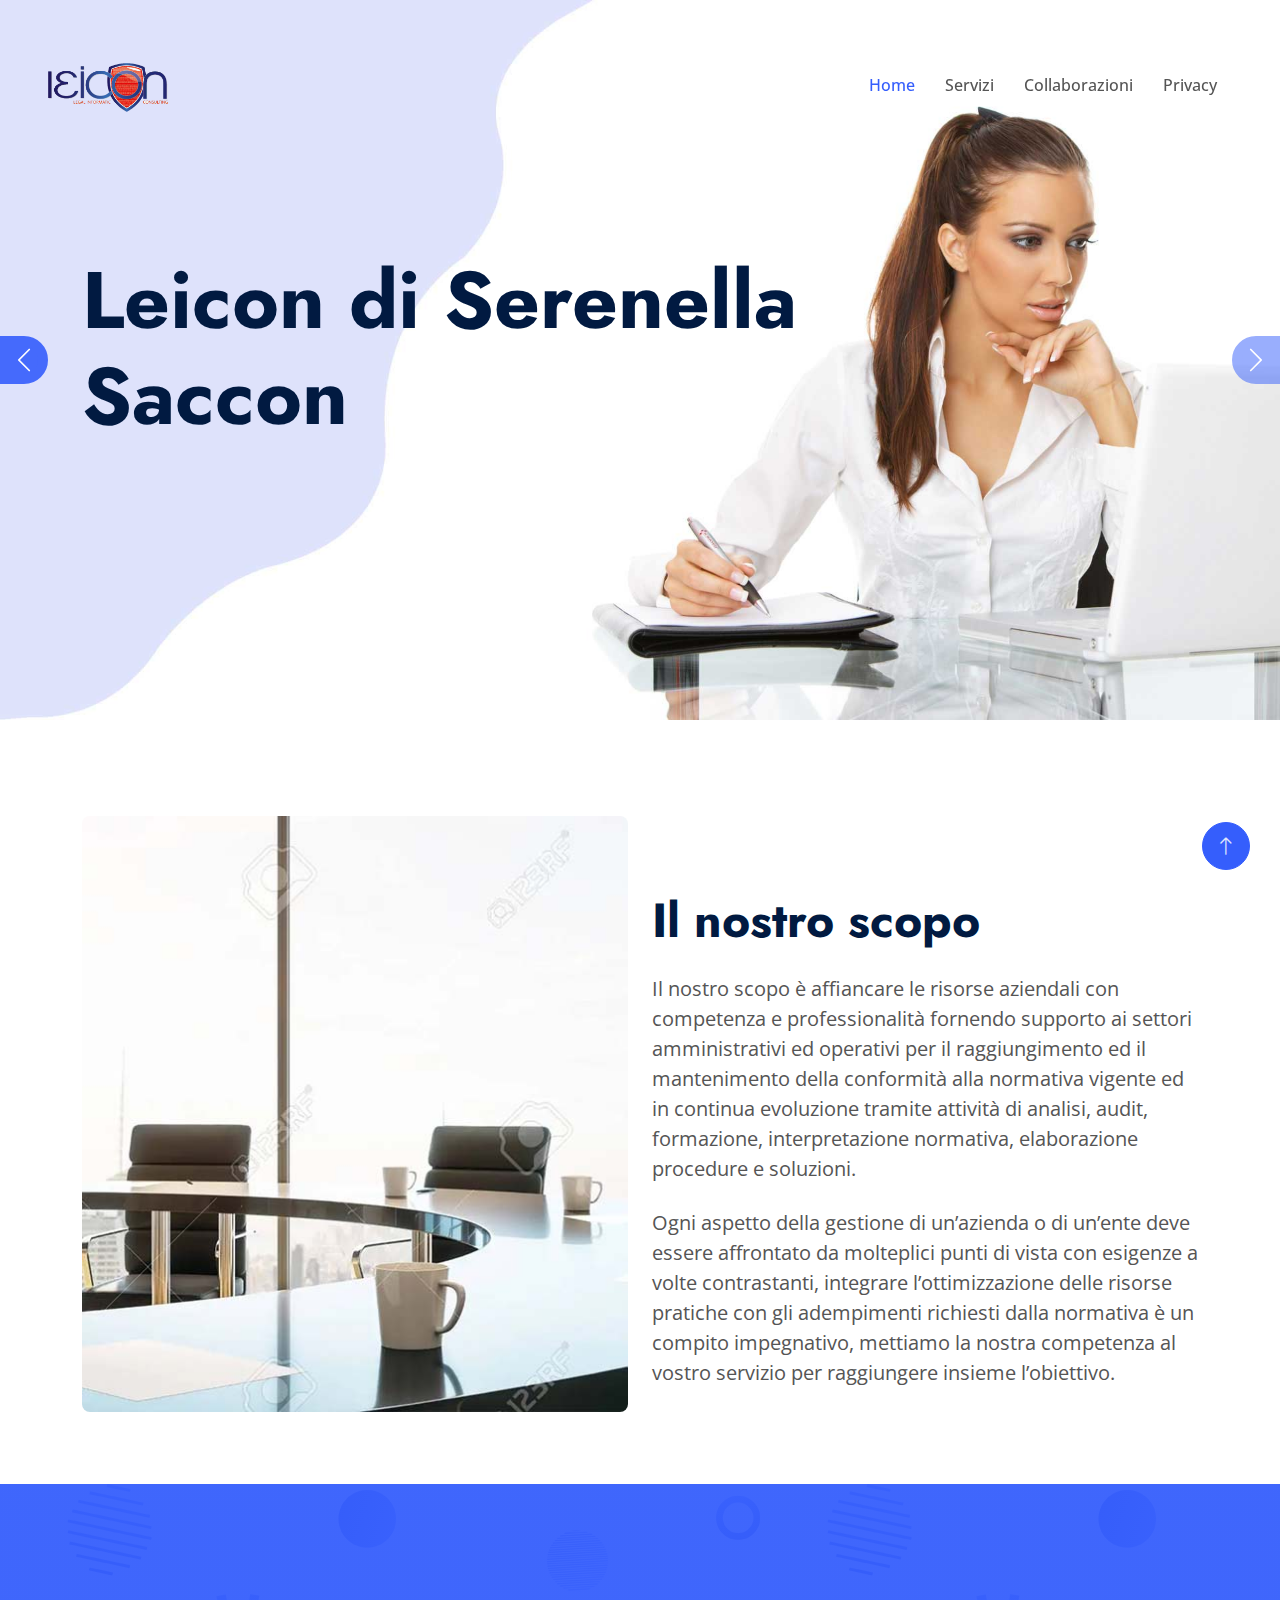
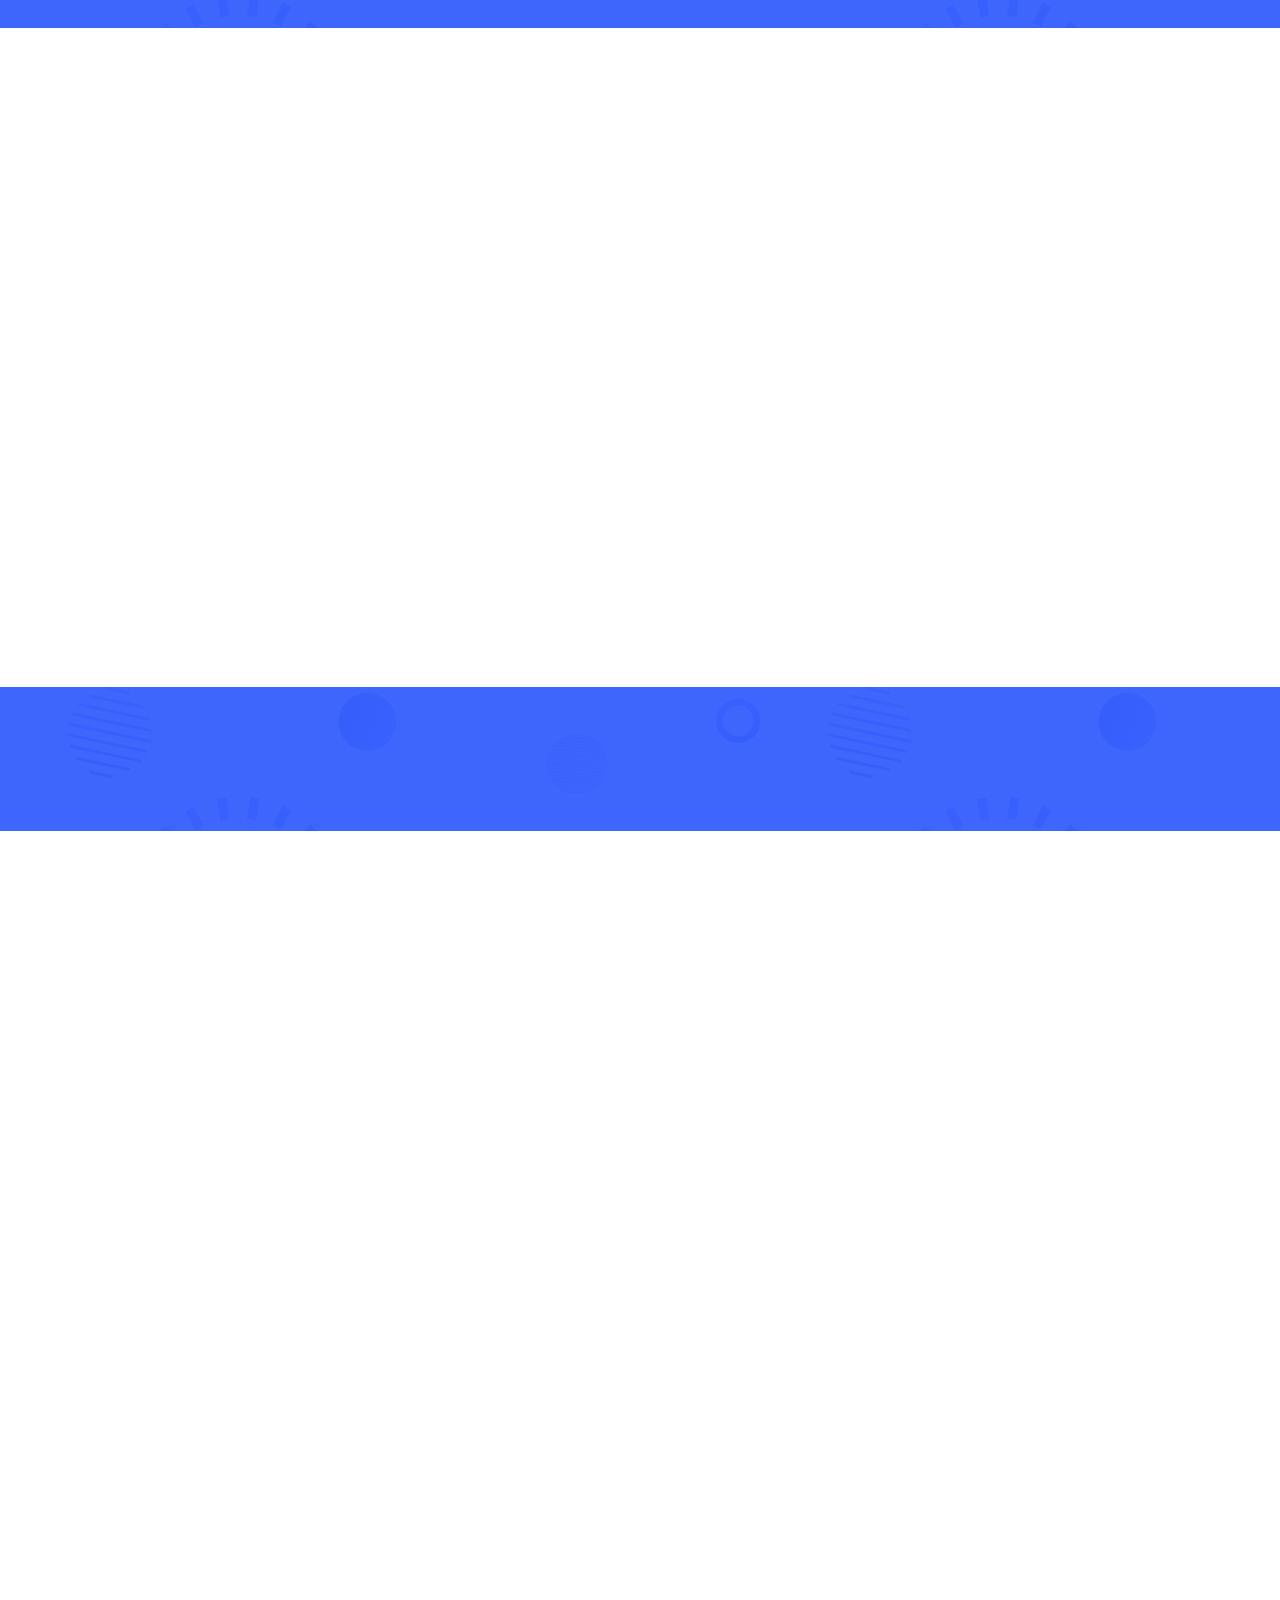
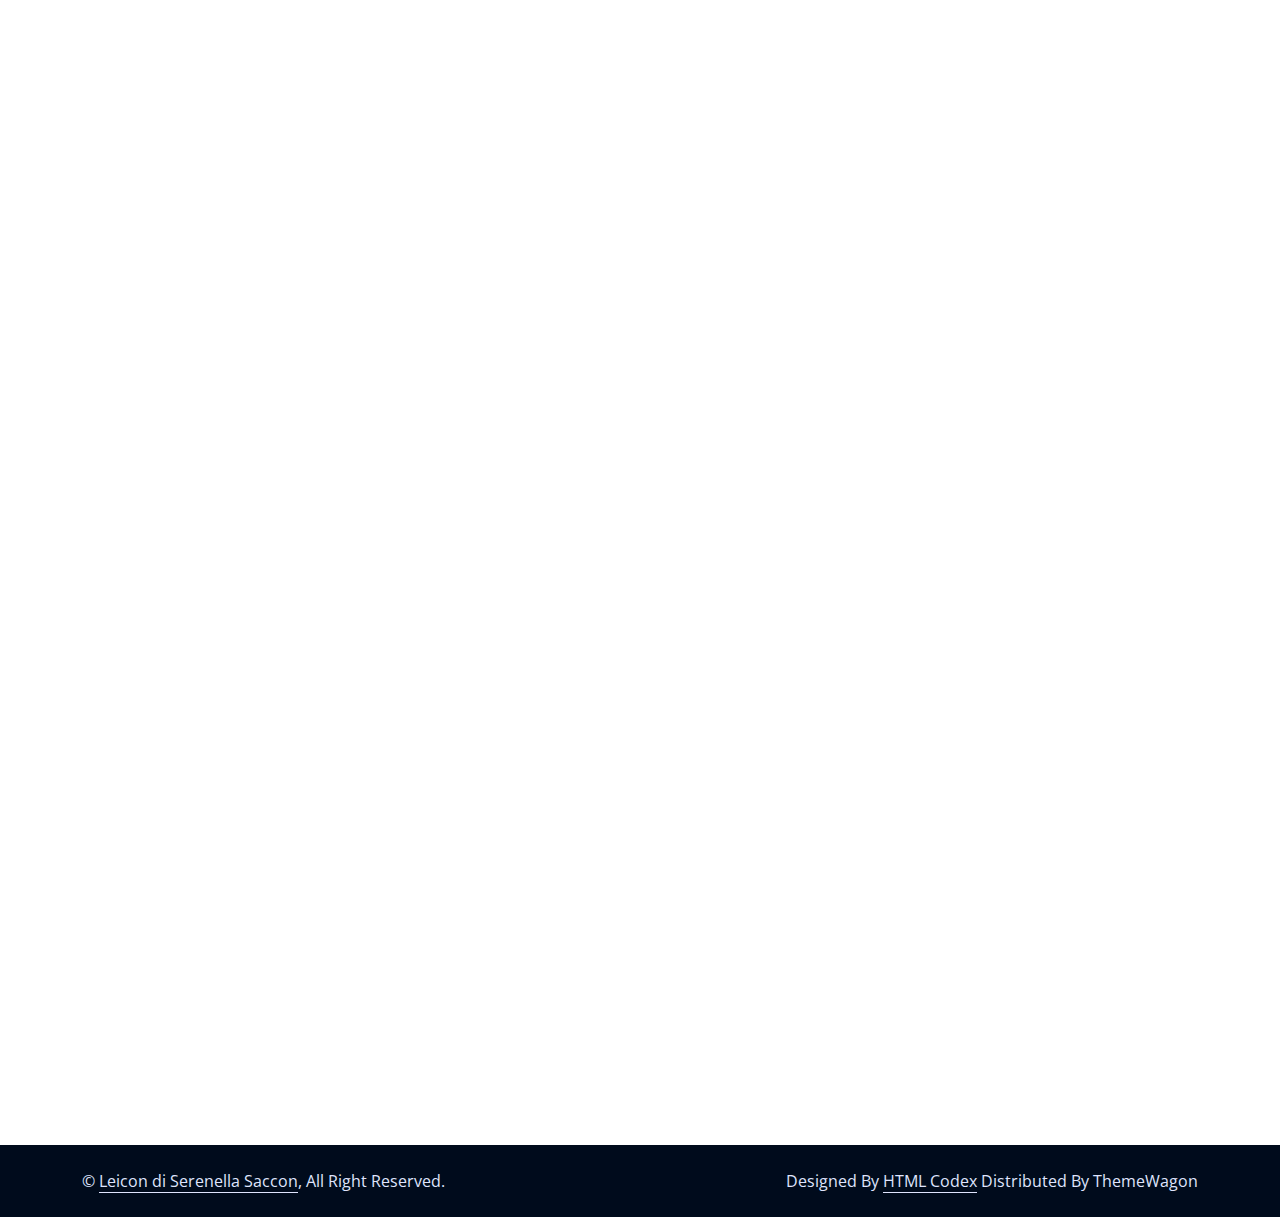
<file: index.html>
<!DOCTYPE html>
<html lang="en">

<head>
    <meta charset="utf-8">
    <title>Finanza - Financial Services Website Template</title>
    <meta content="width=device-width, initial-scale=1.0" name="viewport">
    <meta content="" name="keywords">
    <meta content="" name="description">

    <!-- Favicon -->
    <link href="img/favicon.ico" rel="icon">

    <!-- Google Web Fonts -->
    <link rel="preconnect" href="https://fonts.googleapis.com">
    <link rel="preconnect" href="https://fonts.gstatic.com" crossorigin>
    <link
        href="https://fonts.googleapis.com/css2?family=Jost:wght@500;600;700&family=Open+Sans:wght@400;500&display=swap"
        rel="stylesheet">

    <!-- Icon Font Stylesheet -->
    <link href="https://cdnjs.cloudflare.com/ajax/libs/font-awesome/5.10.0/css/all.min.css" rel="stylesheet">
    <link href="https://cdn.jsdelivr.net/npm/bootstrap-icons@1.4.1/font/bootstrap-icons.css" rel="stylesheet">

    <!-- Libraries Stylesheet -->
    <link href="lib/animate/animate.min.css" rel="stylesheet">
    <link href="lib/owlcarousel/assets/owl.carousel.min.css" rel="stylesheet">

    <!-- Customized Bootstrap Stylesheet -->
    <link href="css/bootstrap.min.css" rel="stylesheet">

    <!-- Template Stylesheet -->
    <link href="css/style.css" rel="stylesheet">
</head>

<body>
    <!-- Spinner Start -->
    <div id="spinner"
        class="show bg-white position-fixed translate-middle w-100 vh-100 top-50 start-50 d-flex align-items-center justify-content-center">
        <div class="spinner-border text-primary" role="status" style="width: 3rem; height: 3rem;"></div>
    </div>
    <!-- Spinner End -->

    <!-- Navbar Start -->
    <header>
        <div class="container-fluid fixed-top px-0 wow fadeIn mt-4 pt-4" data-wow-delay="0.1s">
            <nav class="navbar navbar-expand-lg navbar-light py-lg-0 px-lg-5 wow fadeIn" data-wow-delay="0.1s">
                <a href="index.html" class="navbar-brand ms-4 ms-lg-0">
                    <h1 class="display-5 text-primary m-0">
                        <h1 class="text-primary m-0"><img class="me-2" src="./img/logo_leicon_nav.png" width="120">
                        </h1>
                    </h1>
                </a>
                <button type="button" class="navbar-toggler me-4" data-bs-toggle="collapse"
                    data-bs-target="#navbarCollapse">
                    <span class="navbar-toggler-icon"></span>
                </button>
                <div class="collapse navbar-collapse" id="navbarCollapse">
                    <div class="navbar-nav ms-auto p-4 p-lg-0">
                        <a href="index.html" class="nav-item nav-link active">Home</a>
                        <a href="service.html" class="nav-item nav-link">Servizi</a>
                        <a href="collaborazioni.html" class="nav-item nav-link">Collaborazioni</a>
                        <a href="privacy.html" class="nav-item nav-link">Privacy</a>
                    </div>
                </div>
            </nav>
        </div>
    </header>
    <!-- Navbar End -->


    <main>
        <!-- Carousel Start -->
        <div class="container-fluid p-0 mb-5 wow fadeIn" data-wow-delay="0.1s">
            <div id="header-carousel" class="carousel slide carousel-fade" data-bs-ride="carousel">
                <div class="carousel-inner">
                    <div class="carousel-item active">
                        <img class="w-100" src="img/carousel-1.jpg" alt="Image">
                        <div class="carousel-caption">
                            <div class="container">
                                <div class="row justify-content-start">
                                    <div class="col-lg-8">
                                        <h1 class="display-1 mb-4 animated slideInDown">Leicon di Serenella Saccon
                                        </h1>
                                    </div>
                                </div>
                            </div>
                        </div>
                    </div>
                    <div class="carousel-item">
                        <img class="w-100" src="img/carousel-2.jpg" alt="Image">
                        <div class="carousel-caption">
                            <div class="container">
                                <div class="row justify-content-start">
                                    <div class="col-lg-7">
                                        <h1 class="display-1 mb-4 animated slideInDown">I nostri Servizi
                                        </h1>
                                        <a href="" class="btn btn-primary py-3 px-5 animated slideInDown">Scopri di più</a>
                                    </div>
                                </div>
                            </div>
                        </div>
                    </div>
                </div>
                <button class="carousel-control-prev" type="button" data-bs-target="#header-carousel"
                    data-bs-slide="prev">
                    <span class="carousel-control-prev-icon" aria-hidden="true"></span>
                    <span class="visually-hidden">Previous</span>
                </button>
                <button class="carousel-control-next" type="button" data-bs-target="#header-carousel"
                    data-bs-slide="next">
                    <span class="carousel-control-next-icon" aria-hidden="true"></span>
                    <span class="visually-hidden">Next</span>
                </button>
            </div>
        </div>
        <!-- Carousel End -->
        <!-- About Start -->
        <div class="container-xxl py-5">
            <div class="container">
                <div class="row g-4 align-items-end mb-4">
                    <div class="col-lg-6 wow fadeInUp" data-wow-delay="0.1s">
                        <img class="img-fluid rounded" src="img/about.jpg">
                    </div>
                    <div class="col-lg-6 wow fadeInUp" data-wow-delay="0.3s">
                        <h1 class="display-5 mb-4">Il nostro scopo</h1>
                        <p class="mb-4 fs-5">Il nostro scopo è affiancare le risorse aziendali con competenza e
                            professionalità fornendo supporto ai settori amministrativi ed operativi per il
                            raggiungimento ed il mantenimento della conformità alla normativa vigente ed in continua
                            evoluzione tramite attività di analisi, audit, formazione, interpretazione normativa,
                            elaborazione procedure e soluzioni.
                        </p>
                        <p class="mb-4 fs-5">Ogni aspetto della gestione di un’azienda o di un’ente deve essere
                            affrontato da
                            molteplici punti di vista con esigenze a volte contrastanti, integrare l’ottimizzazione
                            delle risorse pratiche con gli adempimenti richiesti dalla normativa è un compito
                            impegnativo, mettiamo la nostra competenza al vostro servizio per raggiungere insieme
                            l’obiettivo.
                        </p>
                    </div>
                </div>
            </div>
        </div>
        <!-- About End -->

        <div class="container-fluid facts py-3">
            <div class="container py-5">
                <div class="row g-5">
                    <div class="col-sm-6 col-lg-3 text-center wow fadeIn" data-wow-delay="0.1s">

                    </div>
                    <div class="col-sm-6 col-lg-3 text-center wow fadeIn" data-wow-delay="0.3s">

                    </div>
                    <div class="col-sm-6 col-lg-3 text-center wow fadeIn" data-wow-delay="0.5s">

                    </div>
                    <div class="col-sm-6 col-lg-3 text-center wow fadeIn" data-wow-delay="0.7s">
                    </div>
                </div>
            </div>
            <p id="dlgs-ra"></p>
        </div>

        <!-- Service Start -->
        <div class="container-xxl service py-5">
            <div class="container">
                <div class="text-center mx-auto wow fadeInUp" data-wow-delay="0.1s" style="max-width: 600px;">
                    <h1 class="display-5 mb-5">Le nostre competenze al tuo servizio</h1>
                </div>
                <div class="row g-4 wow fadeInUp" data-wow-delay="0.3s">
                    <div class="col-lg-4">
                        <div class="nav nav-pills d-flex justify-content-between w-100 h-100 me-4">
                            <button class="nav-link w-100 d-flex align-items-center text-start border p-4 mb-4 active"
                                style="height: 75px;" data-bs-toggle="pill" data-bs-target="#tab-pane-1" type="button">
                                <h5 class="d-flex align-items-center m-0"><i
                                        class="fa fa-bars text-primary me-3"></i>D.Lgs
                                    231/01 e RA</h5>
                            </button>
                            <button class="nav-link w-100 d-flex align-items-center text-start border p-4 mb-4"
                                style="height: 75px;" data-bs-toggle="pill" data-bs-target="#tab-pane-2" type="button">
                                <h5 class="m-0"><i class="fa fa-bars text-primary me-3"></i>Privacy</h5>
                            </button>
                            <button class="nav-link w-100 d-flex align-items-center text-start border p-4 mb-4"
                                style="height: 75px;" data-bs-toggle="pill" data-bs-target="#tab-pane-3" type="button">
                                <h5 class="m-0"><i class="fa fa-bars text-primary me-3"></i>Audit ISO 9001</h5>
                            </button>
                            <button class="nav-link w-100 d-flex align-items-center text-start border p-4 mb-0"
                                style="height: 75px;" data-bs-toggle="pill" data-bs-target="#tab-pane-4" type="button">
                                <h5 class="m-0"><i class="fa fa-bars text-primary me-3"></i>Licensing</h5>
                            </button>
                        </div>
                    </div>
                    <div class="col-lg-8">
                        <div class="tab-content w-100">
                            <div class="tab-pane fade show active" id="tab-pane-1">
                                <div class="row g-4">
                                    <div class="col-md-6" style="min-height: 350px;">
                                        <div class="position-relative h-100">
                                            <img class="position-absolute rounded w-100 h-100" src="./img/service-1.jpg"
                                                style="object-fit: cover;" alt="">
                                        </div>
                                    </div>
                                    <div class="col-md-6" style="height: 400px;">
                                        <h3 class="mb-4">D.Lgs 231/01 e Responsabilità Amministrativa</h3>
                                        <p class="mb-2">Le nostre competenze e attività in materia della
                                            <strong>Responsabilità amministrativa delle società e degli enti (D.Lgs
                                                231/01)</strong> sono:
                                        </p>
                                        <p><i class="fa fa-check text-primary me-3"></i>Analisi e Gestione del Rischio
                                        </p>
                                        <p><i class="fa fa-check text-primary me-3"></i>Organizzazione del sistema di
                                            deleghe e responsabilità</p>
                                        <p><i class="fa fa-check text-primary me-3"></i>Formazione e Vigilanza</p>
                                        <a href="#dlgs-ra" class="btn btn-primary py-3 px-5 mt-3">Scopri di più</a>
                                    </div>
                                </div>
                            </div>
                            <div class="tab-pane fade" id="tab-pane-2">
                                <div class="row g-4">
                                    <div class="col-md-6" style="min-height: 350px;">
                                        <div class="position-relative h-100">
                                            <img class="position-absolute rounded w-100 h-100" src="./img/service-2.jpg"
                                                style="object-fit: cover;" alt="">
                                        </div>
                                    </div>
                                    <div class="col-md-6" style="height: 400px;">
                                        <h3 class="mb-4">Privacy</h3>
                                        <p class="mb-4">Le nostre competenze e attività in materia ci consentono di
                                            affrontare le problematiche ordinarie in ogni settore lavorativo, come ad
                                            esempio: </p>
                                        <p><i class="fa fa-check text-primary me-3"></i>Area Medico-Sanitario</p>
                                        <p><i class="fa fa-check text-primary me-3"></i>Aggiunger eltro settore in cui
                                            c'è
                                            mercato</p>
                                        <p><i class="fa fa-check text-primary me-3"></i>Aggiunger eltro settore in cui
                                            c'è
                                            mercato</p>
                                        <p><i class="fa fa-check text-primary me-3"></i>Aggiunger eltro settore in cui
                                            c'è
                                            mercato</p>
                                        <a href="#privicy" class="btn btn-primary py-3 px-5 mt-3">Scopri di più</a>
                                    </div>
                                </div>
                            </div>
                            <div class="tab-pane fade" id="tab-pane-3">
                                <div class="row g-4">
                                    <div class="col-md-6" style="min-height: 350px;">
                                        <div class="position-relative h-100">
                                            <img class="position-absolute rounded w-100 h-100" src="img/service-3.jpg"
                                                style="object-fit: cover;" alt="">
                                        </div>
                                    </div>
                                    <div class="col-md-6" style="height: 400px;">
                                        <h3 class="mb-4">Audit ISO 9001</h3>
                                        <p class="mb-4">Le nostre competenze e attività in materia ci consentono di
                                            affiancare l’azienda nel mantenere
                                            attivo e funzionale il sistema di gestione qualità eseguendo: </p>
                                        <p><i class="fa fa-check text-primary me-3"></i>Aggiornamenti</p>
                                        <p><i class="fa fa-check text-primary me-3"></i>Monitoraggio</p>
                                        <p><i class="fa fa-check text-primary me-3"></i>Audit</p>
                                        <a href="#audit" class="btn btn-primary py-3 px-5 mt-3">Scopri di più</a>
                                    </div>
                                </div>
                            </div>
                            <div class="tab-pane fade" id="tab-pane-4">
                                <div class="row g-4">
                                    <div class="col-md-6" style="min-height: 350px;">
                                        <div class="position-relative h-100">
                                            <img class="position-absolute rounded w-100 h-100" src="img/service-4.jpg"
                                                style="object-fit: cover;" alt="">
                                        </div>
                                    </div>
                                    <div class="col-md-6" style="height: 400px;">
                                        <h3 class="mb-4">Licensing</h3>
                                        <div class="mb-4"> Le nostre competenze in termini di Licenze ci permette:
                                            <p><i class="fa fa-check text-primary me-3"></i>Redazione di licenze in
                                                ambito
                                                proprietario e open source</p>
                                            <p><i class="fa fa-check text-primary me-3"></i>Valutazione testi di licenza
                                                in
                                                Italiano</p>
                                            <p><i class="fa fa-check text-primary me-3"></i>Valutazione testi di licenza
                                                in
                                                Inglese</p>
                                            <a href="#licensing" class="btn btn-primary py-3 px-5 mt-3">Scopri di
                                                più</a>
                                        </div>
                                    </div>
                                </div>
                            </div>
                        </div>
                    </div>
                </div>
            </div>
        </div>

        <!-- Service End -->
        <div class="container-fluid facts py-3">
            <div class="container py-5">
                <div class="row g-5">
                    <div class="col-sm-6 col-lg-3 text-center wow fadeIn" data-wow-delay="0.1s">

                    </div>
                    <div class="col-sm-6 col-lg-3 text-center wow fadeIn" data-wow-delay="0.3s">

                    </div>
                    <div class="col-sm-6 col-lg-3 text-center wow fadeIn" data-wow-delay="0.5s">

                    </div>
                    <div class="col-sm-6 col-lg-3 text-center wow fadeIn" data-wow-delay="0.7s">
                    </div>
                </div>
            </div>
            <p id="dlgs-ra"></p>
        </div>
        <!-- Patnership Start-->
        <div class="container text-center py-5">
            <h1 class="display-5 wow fadeInUp">Le nostre collaborazioni</h1>
            <p class="fs-4 mb-5 wow fadeInUp">Siamo lieti di presentarvi le persone, le aziende ed associazioni con cui
                abbiamo l'onore di lavorare:</p>
            <div class="row justify-content-center g-5">
                <div class="col-12 col-md-5 col-xxl-3 d-flex justify-content-center wow fadeInUp"">
                    <div class=" flip-card">
                    <div class="flip-card-inner">
                        <div class="flip-card-front">
                            <div class="card justify-content-between align-items-center"
                                style="width: 300px; height:300px">
                                <img class="card-img-top pt-2" src="./img/mapod_new_render_scontornato.png"
                                    class="card-img-top" alt="MAPOD4D" style="width: 50%; height: auto;">
                                <div class="card-body" style="flex: 0;">
                                    <h5 class="card-title">MAPOD4D</h5>
                                </div>
                            </div>
                        </div>
                        <div class="flip-card-back">
                            <div class="card justify-content-between align-items-center"
                                style="width: 300px; height:300px">
                                <div class="card-body" style="flex: 0;">
                                    <h5 class="card-title">MAPOD4D</h5>
                                    <p class="card-text text-dark">Some quick example text to build on the card
                                        title and make
                                        up the bulk of the card's content.Some quick example text to build on the
                                        card title and make
                                        up the bulk of the card's content.</p>
                                    <a href="#" class="btn btn-primary">Visita il sito</a>
                                </div>
                            </div>
                        </div>
                    </div>
                </div>
            </div>
            <div class="col-12 col-md-5 col-xxl-3 d-flex justify-content-center wow fadeInUp"">
                    <div class=" flip-card">
                <div class="flip-card-inner">
                    <div class="flip-card-front">
                        <div class="card justify-content-between align-items-center" style="width: 300px; height:300px">
                            <img class="card-img-top pt-2" src="./img/mapod_new_render_scontornato.png"
                                class="card-img-top" alt="MAPOD4D" style="width: 50%; height: auto;">
                            <div class="card-body" style="flex: 0;">
                                <h5 class="card-title">MAPOD4D</h5>
                            </div>
                        </div>
                    </div>
                    <div class="flip-card-back">
                        <div class="card justify-content-between align-items-center" style="width: 300px; height:300px">
                            <div class="card-body" style="flex: 0;">
                                <h5 class="card-title">MAPOD4D</h5>
                                <p class="card-text text-dark">Some quick example text to build on the card
                                    title and make
                                    up the bulk of the card's content.Some quick example text to build on the
                                    card title and make
                                    up the bulk of the card's content.</p>
                                <a href="#" class="btn btn-primary">Visita il sito</a>
                            </div>
                        </div>
                    </div>
                </div>
            </div>
        </div>
        <div class="col-12 col-md-5 col-xxl-3 d-flex justify-content-center wow fadeInUp"">
                    <div class=" flip-card">
            <div class="flip-card-inner">
                <div class="flip-card-front">
                    <div class="card justify-content-between align-items-center" style="width: 300px; height:300px">
                        <img class="card-img-top pt-2" src="./img/mapod_new_render_scontornato.png" class="card-img-top"
                            alt="MAPOD4D" style="width: 50%; height: auto;">
                        <div class="card-body" style="flex: 0;">
                            <h5 class="card-title">MAPOD4D</h5>
                        </div>
                    </div>
                </div>
                <div class="flip-card-back">
                    <div class="card justify-content-between align-items-center" style="width: 300px; height:300px">
                        <div class="card-body" style="flex: 0;">
                            <h5 class="card-title">MAPOD4D</h5>
                            <p class="card-text text-dark">Some quick example text to build on the card
                                title and make
                                up the bulk of the card's content.Some quick example text to build on the
                                card title and make
                                up the bulk of the card's content.</p>
                            <a href="#" class="btn btn-primary">Visita il sito</a>
                        </div>
                    </div>
                </div>
            </div>
        </div>
        </div>
        <div class="col-12 col-md-5 col-xxl-3 d-flex justify-content-center wow fadeInUp"">
                    <div class=" flip-card">
            <div class="flip-card-inner">
                <div class="flip-card-front">
                    <div class="card justify-content-between align-items-center" style="width: 300px; height:300px">
                        <img class="card-img-top pt-2" src="./img/mapod_new_render_scontornato.png" class="card-img-top"
                            alt="MAPOD4D" style="width: 50%; height: auto;">
                        <div class="card-body" style="flex: 0;">
                            <h5 class="card-title">MAPOD4D</h5>
                        </div>
                    </div>
                </div>
                <div class="flip-card-back">
                    <div class="card justify-content-between align-items-center" style="width: 300px; height:300px">
                        <div class="card-body" style="flex: 0;">
                            <h5 class="card-title">MAPOD4D</h5>
                            <p class="card-text text-dark">Some quick example text to build on the card
                                title and make
                                up the bulk of the card's content.Some quick example text to build on the
                                card title and make
                                up the bulk of the card's content.</p>
                            <a href="#" class="btn btn-primary">Visita il sito</a>
                        </div>
                    </div>
                </div>
            </div>
        </div>
        </div>
        </div>

        </div>
        <!-- Patnership End-->
    </main>

    <footer>
        <!-- Footer Start -->
        <div class="container-fluid bg-dark text-light footer mt-5 py-5 wow fadeIn" data-wow-delay="0.1s">
            <div class="container py-5">
                <div class="row justify-content-start g-5">
                    <div class="col-lg-3 col-md-6">
                        <h4 class="text-white mb-4">Contatti</h4>
                        <p class="mb-2"><i class="fa fa-map-marker-alt me-3"></i>123 Street, New York, USA</p>
                        <p class="mb-2"><i class="fa fa-phone-alt me-3"></i>+012 345 67890</p>
                        <p class="mb-2"><i class="fa fa-envelope me-3"></i>info@example.com</p>
                        <p class="mb-2"><i class="fab fa-linkedin-in me-3"></i>info@example.com</p>
                    </div>

                    <div class="col-lg-3 col-md-6">
                        <h4 class="text-white mb-4">Link Rapidi</h4>
                        <a class="btn btn-link" href="">Servizi</a>
                        <a class="btn btn-link" href="">Collaborazioni</a>
                        <a class="btn btn-link" href="">Privacy</a>
                    </div>
                </div>
            </div>
        </div>
        <!-- Footer End -->


        <!-- Copyright Start -->
        <div class="container-fluid copyright py-4">
            <div class="container">
                <div class="row">
                    <div class="col-md-6 text-center text-md-start mb-3 mb-md-0">
                        &copy; <a class="border-bottom" href="#">Leicon di Serenella Saccon</a>, All Right Reserved.
                    </div>
                    <div class="col-md-6 text-center text-md-end">
                        <!--/*** This template is free as long as you keep the footer author’s credit link/attribution link/backlink. If you'd like to use the template without the footer author’s credit link/attribution link/backlink, you can purchase the Credit Removal License from "https://htmlcodex.com/credit-removal". Thank you for your support. ***/-->
                        Designed By <a class="border-bottom" href="https://htmlcodex.com">HTML Codex</a> Distributed By
                        <a href="https://themewagon.com">ThemeWagon</a>
                    </div>
                </div>
            </div>
        </div>
        <!-- Copyright End -->
    </footer>

    <!-- Back to Top -->
    <a href="#" class="btn btn-lg btn-primary btn-lg-square rounded-circle back-to-top"><i
            class="bi bi-arrow-up"></i></a>

    <!-- JavaScript Libraries -->
    <script src="https://code.jquery.com/jquery-3.4.1.min.js"></script>
    <script src="https://cdn.jsdelivr.net/npm/bootstrap@5.0.0/dist/js/bootstrap.bundle.min.js"></script>
    <script src="lib/wow/wow.min.js"></script>
    <script src="lib/easing/easing.min.js"></script>
    <script src="lib/waypoints/waypoints.min.js"></script>
    <script src="lib/owlcarousel/owl.carousel.min.js"></script>
    <script src="lib/counterup/counterup.min.js"></script>

    <!-- Template Javascript -->
    <script src="js/main.js"></script>
</body>

</html>
</file>
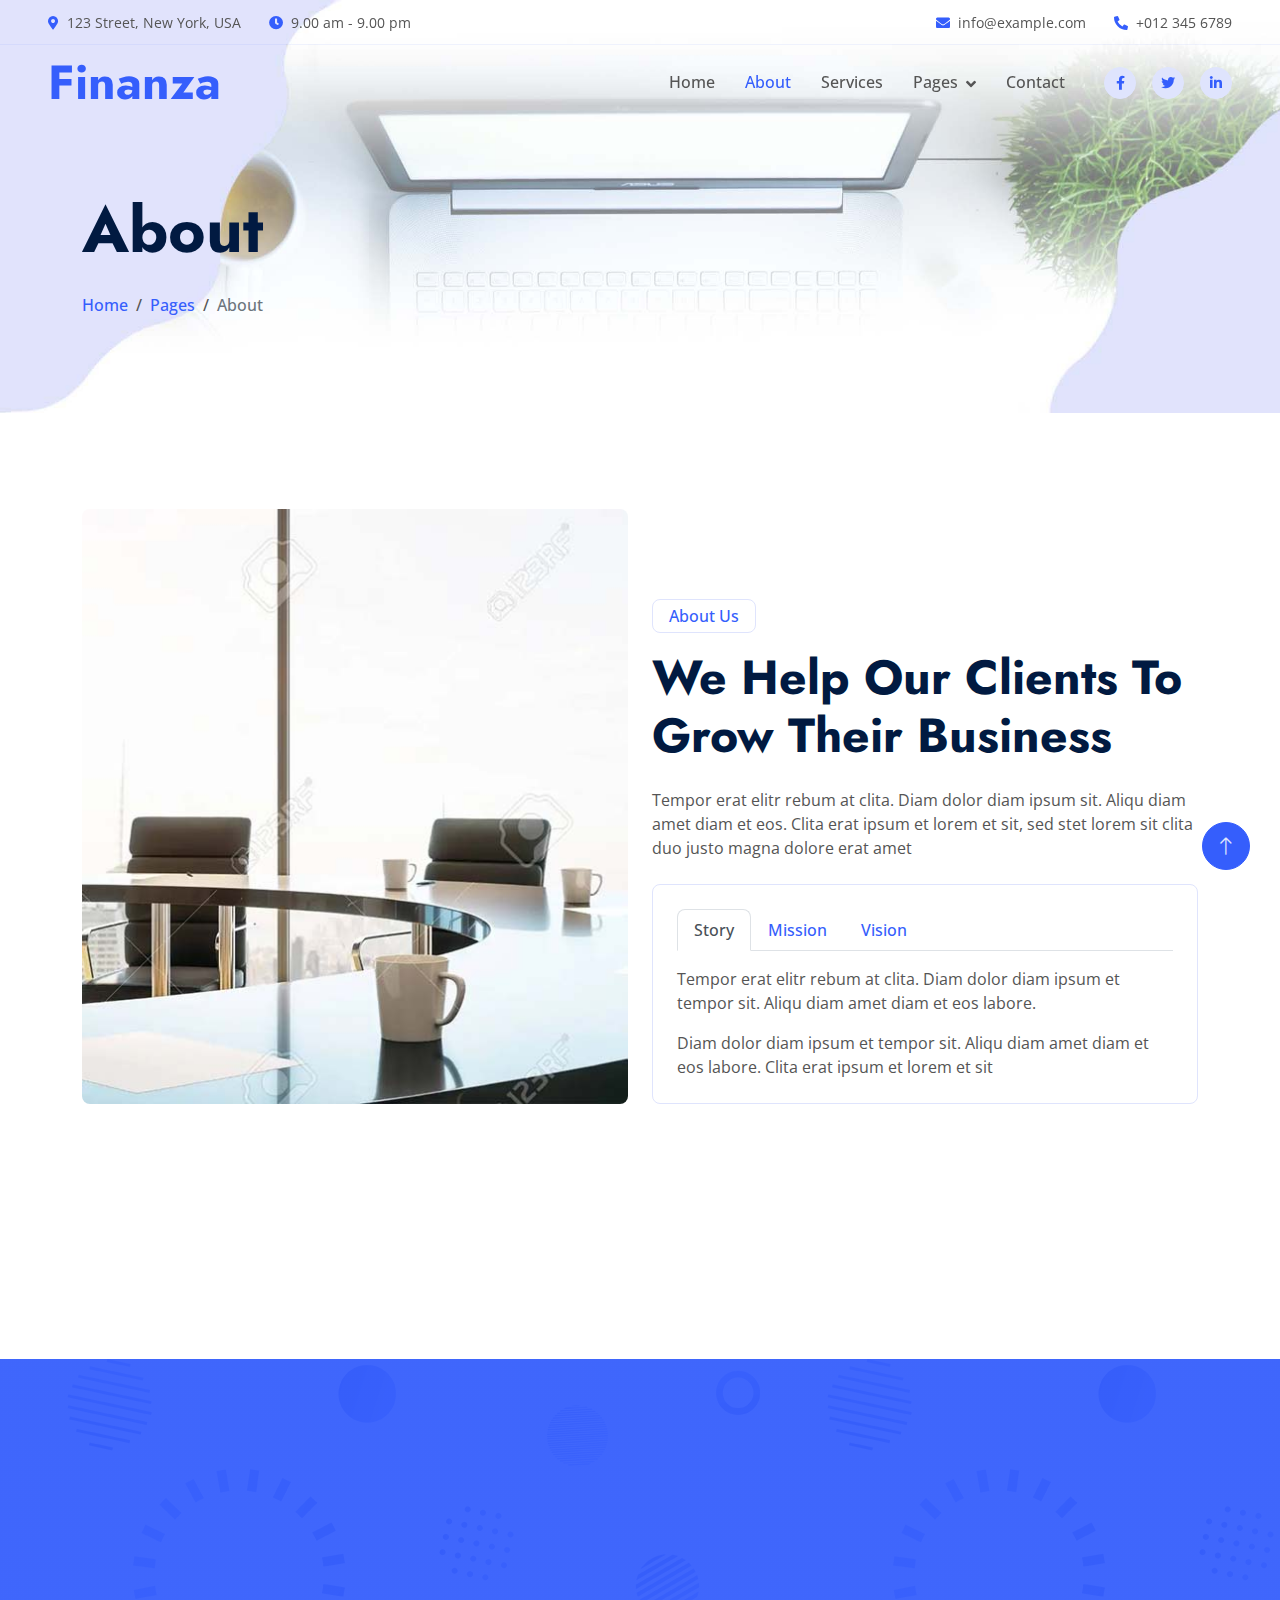
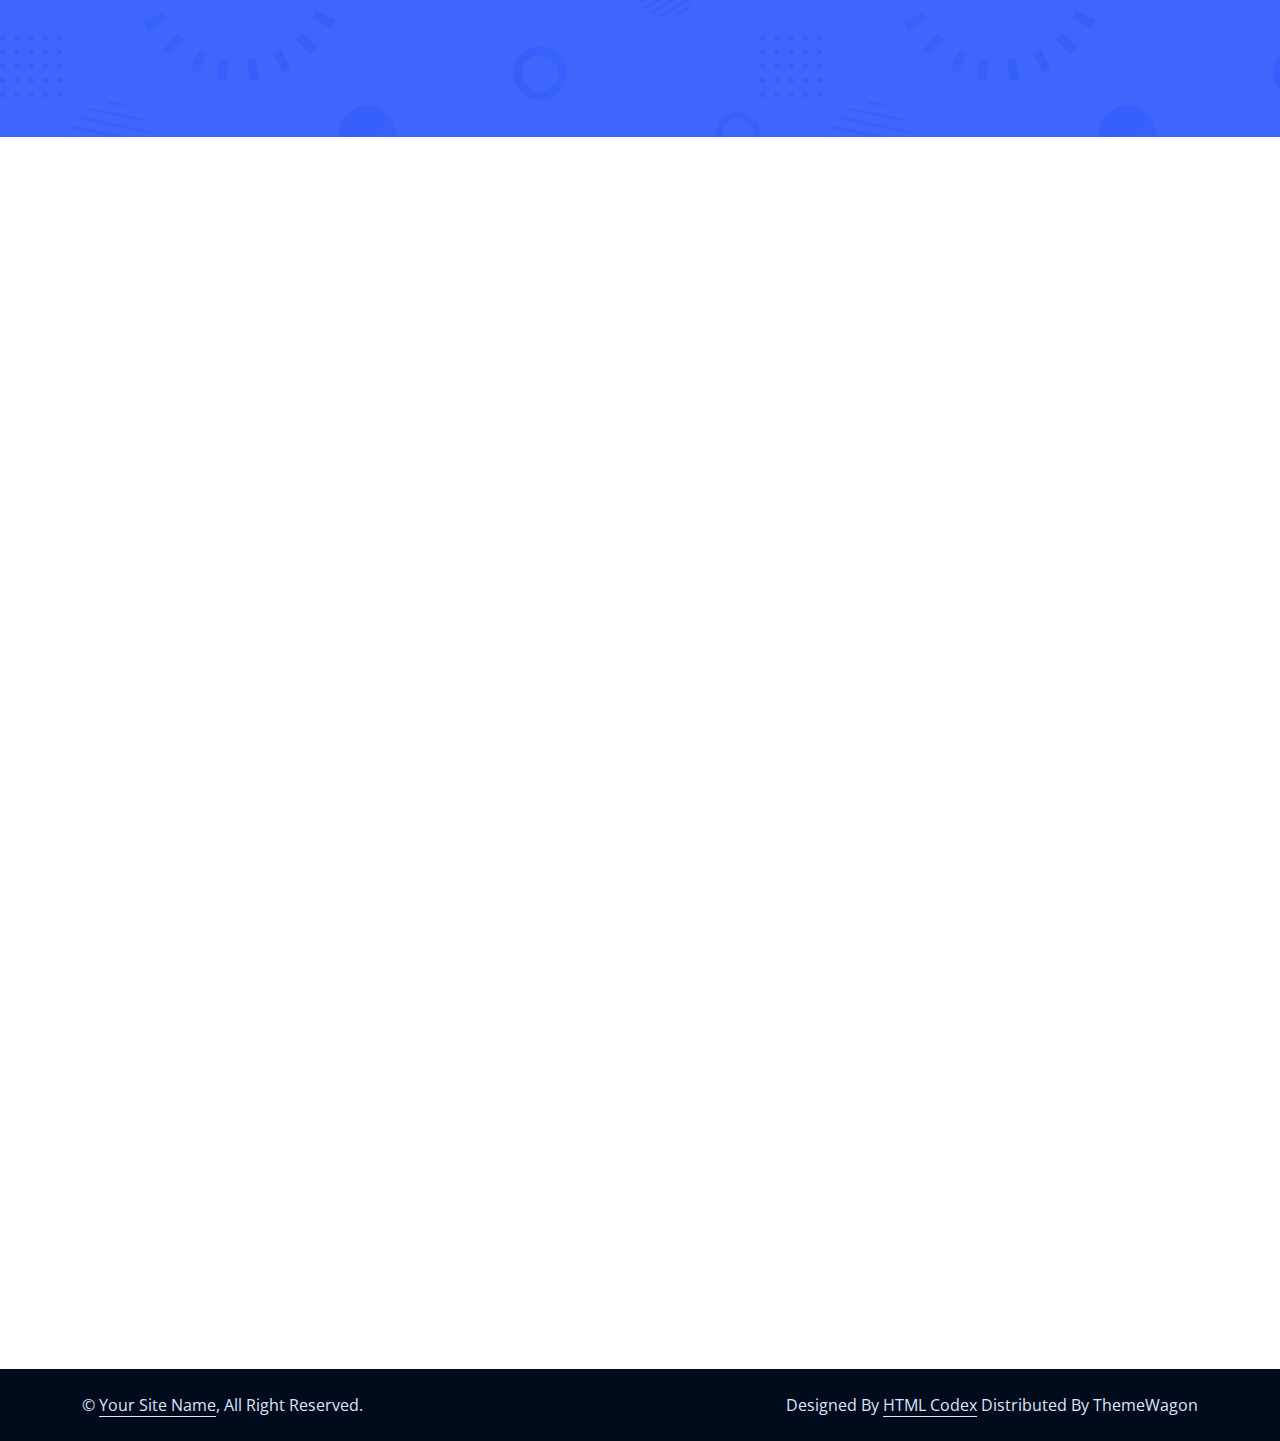
<file: about.html>
<!DOCTYPE html>
<html lang="en">

<head>
    <meta charset="utf-8">
    <title>Finanza - Financial Services Website Template</title>
    <meta content="width=device-width, initial-scale=1.0" name="viewport">
    <meta content="" name="keywords">
    <meta content="" name="description">

    <!-- Favicon -->
    <link href="img/favicon.ico" rel="icon">

    <!-- Google Web Fonts -->
    <link rel="preconnect" href="https://fonts.googleapis.com">
    <link rel="preconnect" href="https://fonts.gstatic.com" crossorigin>
    <link
        href="https://fonts.googleapis.com/css2?family=Jost:wght@500;600;700&family=Open+Sans:wght@400;500&display=swap"
        rel="stylesheet">

    <!-- Icon Font Stylesheet -->
    <link href="https://cdnjs.cloudflare.com/ajax/libs/font-awesome/5.10.0/css/all.min.css" rel="stylesheet">
    <link href="https://cdn.jsdelivr.net/npm/bootstrap-icons@1.4.1/font/bootstrap-icons.css" rel="stylesheet">

    <!-- Libraries Stylesheet -->
    <link href="lib/animate/animate.min.css" rel="stylesheet">
    <link href="lib/owlcarousel/assets/owl.carousel.min.css" rel="stylesheet">

    <!-- Customized Bootstrap Stylesheet -->
    <link href="css/bootstrap.min.css" rel="stylesheet">

    <!-- Template Stylesheet -->
    <link href="css/style.css" rel="stylesheet">
</head>

<body>
    <!-- Spinner Start -->
    <div id="spinner"
        class="show bg-white position-fixed translate-middle w-100 vh-100 top-50 start-50 d-flex align-items-center justify-content-center">
        <div class="spinner-border text-primary" role="status" style="width: 3rem; height: 3rem;"></div>
    </div>
    <!-- Spinner End -->


    <!-- Navbar Start -->
    <div class="container-fluid fixed-top px-0 wow fadeIn" data-wow-delay="0.1s">
        <div class="top-bar row gx-0 align-items-center d-none d-lg-flex">
            <div class="col-lg-6 px-5 text-start">
                <small><i class="fa fa-map-marker-alt text-primary me-2"></i>123 Street, New York, USA</small>
                <small class="ms-4"><i class="fa fa-clock text-primary me-2"></i>9.00 am - 9.00 pm</small>
            </div>
            <div class="col-lg-6 px-5 text-end">
                <small><i class="fa fa-envelope text-primary me-2"></i>info@example.com</small>
                <small class="ms-4"><i class="fa fa-phone-alt text-primary me-2"></i>+012 345 6789</small>
            </div>
        </div>

        <nav class="navbar navbar-expand-lg navbar-light py-lg-0 px-lg-5 wow fadeIn" data-wow-delay="0.1s">
            <a href="index.html" class="navbar-brand ms-4 ms-lg-0">
                <h1 class="display-5 text-primary m-0">Finanza</h1>
            </a>
            <button type="button" class="navbar-toggler me-4" data-bs-toggle="collapse"
                data-bs-target="#navbarCollapse">
                <span class="navbar-toggler-icon"></span>
            </button>
            <div class="collapse navbar-collapse" id="navbarCollapse">
                <div class="navbar-nav ms-auto p-4 p-lg-0">
                    <a href="index.html" class="nav-item nav-link">Home</a>
                    <a href="about.html" class="nav-item nav-link active">About</a>
                    <a href="service.html" class="nav-item nav-link">Services</a>
                    <div class="nav-item dropdown">
                        <a href="#" class="nav-link dropdown-toggle" data-bs-toggle="dropdown">Pages</a>
                        <div class="dropdown-menu border-light m-0">
                            <a href="project.html" class="dropdown-item">Projects</a>
                            <a href="feature.html" class="dropdown-item">Features</a>
                            <a href="team.html" class="dropdown-item">Team Member</a>
                            <a href="testimonial.html" class="dropdown-item">Testimonial</a>
                            <a href="404.html" class="dropdown-item">404 Page</a>
                        </div>
                    </div>
                    <a href="contact.html" class="nav-item nav-link">Contact</a>
                </div>
                <div class="d-none d-lg-flex ms-2">
                    <a class="btn btn-light btn-sm-square rounded-circle ms-3" href="">
                        <small class="fab fa-facebook-f text-primary"></small>
                    </a>
                    <a class="btn btn-light btn-sm-square rounded-circle ms-3" href="">
                        <small class="fab fa-twitter text-primary"></small>
                    </a>
                    <a class="btn btn-light btn-sm-square rounded-circle ms-3" href="">
                        <small class="fab fa-linkedin-in text-primary"></small>
                    </a>
                </div>
            </div>
        </nav>
    </div>
    <!-- Navbar End -->


    <!-- Page Header Start -->
    <div class="container-fluid page-header mb-5 wow fadeIn" data-wow-delay="0.1s">
        <div class="container">
            <h1 class="display-3 mb-4 animated slideInDown">About</h1>
            <nav aria-label="breadcrumb animated slideInDown">
                <ol class="breadcrumb mb-0">
                    <li class="breadcrumb-item"><a href="#">Home</a></li>
                    <li class="breadcrumb-item"><a href="#">Pages</a></li>
                    <li class="breadcrumb-item active" aria-current="page">About</li>
                </ol>
            </nav>
        </div>
    </div>
    <!-- Page Header End -->


    <!-- About Start -->
    <div class="container-xxl py-5">
        <div class="container">
            <div class="row g-4 align-items-end mb-4">
                <div class="col-lg-6 wow fadeInUp" data-wow-delay="0.1s">
                    <img class="img-fluid rounded" src="img/about.jpg">
                </div>
                <div class="col-lg-6 wow fadeInUp" data-wow-delay="0.3s">
                    <p class="d-inline-block border rounded text-primary fw-semi-bold py-1 px-3">About Us</p>
                    <h1 class="display-5 mb-4">We Help Our Clients To Grow Their Business</h1>
                    <p class="mb-4">Tempor erat elitr rebum at clita. Diam dolor diam ipsum sit. Aliqu diam amet diam et
                        eos. Clita erat ipsum et lorem et sit, sed stet lorem sit clita duo justo magna dolore erat amet
                    </p>
                    <div class="border rounded p-4">
                        <nav>
                            <div class="nav nav-tabs mb-3" id="nav-tab" role="tablist">
                                <button class="nav-link fw-semi-bold active" id="nav-story-tab" data-bs-toggle="tab"
                                    data-bs-target="#nav-story" type="button" role="tab" aria-controls="nav-story"
                                    aria-selected="true">Story</button>
                                <button class="nav-link fw-semi-bold" id="nav-mission-tab" data-bs-toggle="tab"
                                    data-bs-target="#nav-mission" type="button" role="tab" aria-controls="nav-mission"
                                    aria-selected="false">Mission</button>
                                <button class="nav-link fw-semi-bold" id="nav-vision-tab" data-bs-toggle="tab"
                                    data-bs-target="#nav-vision" type="button" role="tab" aria-controls="nav-vision"
                                    aria-selected="false">Vision</button>
                            </div>
                        </nav>
                        <div class="tab-content" id="nav-tabContent">
                            <div class="tab-pane fade show active" id="nav-story" role="tabpanel"
                                aria-labelledby="nav-story-tab">
                                <p>Tempor erat elitr rebum at clita. Diam dolor diam ipsum et tempor sit. Aliqu diam
                                    amet diam et eos labore.</p>
                                <p class="mb-0">Diam dolor diam ipsum et tempor sit. Aliqu diam amet diam et eos labore.
                                    Clita erat ipsum et lorem et sit</p>
                            </div>
                            <div class="tab-pane fade" id="nav-mission" role="tabpanel"
                                aria-labelledby="nav-mission-tab">
                                <p>Tempor erat elitr rebum at clita. Diam dolor diam ipsum et tempor sit. Aliqu diam
                                    amet diam et eos labore.</p>
                                <p class="mb-0">Diam dolor diam ipsum et tempor sit. Aliqu diam amet diam et eos labore.
                                    Clita erat ipsum et lorem et sit</p>
                            </div>
                            <div class="tab-pane fade" id="nav-vision" role="tabpanel" aria-labelledby="nav-vision-tab">
                                <p>Tempor erat elitr rebum at clita. Diam dolor diam ipsum et tempor sit. Aliqu diam
                                    amet diam et eos labore.</p>
                                <p class="mb-0">Diam dolor diam ipsum et tempor sit. Aliqu diam amet diam et eos labore.
                                    Clita erat ipsum et lorem et sit</p>
                            </div>
                        </div>
                    </div>
                </div>
            </div>
            <div class="border rounded p-4 wow fadeInUp" data-wow-delay="0.1s">
                <div class="row g-4">
                    <div class="col-lg-4 wow fadeIn" data-wow-delay="0.1s">
                        <div class="h-100">
                            <div class="d-flex">
                                <div class="flex-shrink-0 btn-lg-square rounded-circle bg-primary">
                                    <i class="fa fa-times text-white"></i>
                                </div>
                                <div class="ps-3">
                                    <h4>No Hidden Cost</h4>
                                    <span>Clita erat ipsum lorem sit sed stet duo justo</span>
                                </div>
                                <div class="border-end d-none d-lg-block"></div>
                            </div>
                            <div class="border-bottom mt-4 d-block d-lg-none"></div>
                        </div>
                    </div>
                    <div class="col-lg-4 wow fadeIn" data-wow-delay="0.3s">
                        <div class="h-100">
                            <div class="d-flex">
                                <div class="flex-shrink-0 btn-lg-square rounded-circle bg-primary">
                                    <i class="fa fa-users text-white"></i>
                                </div>
                                <div class="ps-3">
                                    <h4>Dedicated Team</h4>
                                    <span>Clita erat ipsum lorem sit sed stet duo justo</span>
                                </div>
                                <div class="border-end d-none d-lg-block"></div>
                            </div>
                            <div class="border-bottom mt-4 d-block d-lg-none"></div>
                        </div>
                    </div>
                    <div class="col-lg-4 wow fadeIn" data-wow-delay="0.5s">
                        <div class="h-100">
                            <div class="d-flex">
                                <div class="flex-shrink-0 btn-lg-square rounded-circle bg-primary">
                                    <i class="fa fa-phone text-white"></i>
                                </div>
                                <div class="ps-3">
                                    <h4>24/7 Available</h4>
                                    <span>Clita erat ipsum lorem sit sed stet duo justo</span>
                                </div>
                            </div>
                        </div>
                    </div>
                </div>
            </div>
        </div>
    </div>
    <!-- About End -->


    <!-- Facts Start -->
    <div class="container-fluid facts my-5 py-5">
        <div class="container py-5">
            <div class="row g-5">
                <div class="col-sm-6 col-lg-3 text-center wow fadeIn" data-wow-delay="0.1s">
                    <i class="fa fa-users fa-3x text-white mb-3"></i>
                    <h1 class="display-4 text-white" data-toggle="counter-up">1234</h1>
                    <span class="fs-5 text-white">Happy Clients</span>
                    <hr class="bg-white w-25 mx-auto mb-0">
                </div>
                <div class="col-sm-6 col-lg-3 text-center wow fadeIn" data-wow-delay="0.3s">
                    <i class="fa fa-check fa-3x text-white mb-3"></i>
                    <h1 class="display-4 text-white" data-toggle="counter-up">1234</h1>
                    <span class="fs-5 text-white">Projects Completed</span>
                    <hr class="bg-white w-25 mx-auto mb-0">
                </div>
                <div class="col-sm-6 col-lg-3 text-center wow fadeIn" data-wow-delay="0.5s">
                    <i class="fa fa-users-cog fa-3x text-white mb-3"></i>
                    <h1 class="display-4 text-white" data-toggle="counter-up">1234</h1>
                    <span class="fs-5 text-white">Dedicated Staff</span>
                    <hr class="bg-white w-25 mx-auto mb-0">
                </div>
                <div class="col-sm-6 col-lg-3 text-center wow fadeIn" data-wow-delay="0.7s">
                    <i class="fa fa-award fa-3x text-white mb-3"></i>
                    <h1 class="display-4 text-white" data-toggle="counter-up">1234</h1>
                    <span class="fs-5 text-white">Awards Achieved</span>
                    <hr class="bg-white w-25 mx-auto mb-0">
                </div>
            </div>
        </div>
    </div>
    <!-- Facts End -->


    <!-- Team Start -->
    <div class="container-xxl py-5">
        <div class="container">
            <div class="text-center mx-auto wow fadeInUp" data-wow-delay="0.1s" style="max-width: 600px;">
                <p class="d-inline-block border rounded text-primary fw-semi-bold py-1 px-3">Our Team</p>
                <h1 class="display-5 mb-5">Exclusive Team</h1>
            </div>
            <div class="row g-4">
                <div class="col-lg-4 col-md-6 wow fadeInUp" data-wow-delay="0.1s">
                    <div class="team-item">
                        <img class="img-fluid rounded" src="img/team-1.jpg" alt="">
                        <div class="team-text">
                            <h4 class="mb-0">Kate Winslet</h4>
                            <div class="team-social d-flex">
                                <a class="btn btn-square rounded-circle mx-1" href=""><i
                                        class="fab fa-facebook-f"></i></a>
                                <a class="btn btn-square rounded-circle mx-1" href=""><i class="fab fa-twitter"></i></a>
                                <a class="btn btn-square rounded-circle mx-1" href=""><i
                                        class="fab fa-instagram"></i></a>
                            </div>
                        </div>
                    </div>
                </div>
                <div class="col-lg-4 col-md-6 wow fadeInUp" data-wow-delay="0.3s">
                    <div class="team-item">
                        <img class="img-fluid rounded" src="img/team-2.jpg" alt="">
                        <div class="team-text">
                            <h4 class="mb-0">Jac Jacson</h4>
                            <div class="team-social d-flex">
                                <a class="btn btn-square rounded-circle mx-1" href=""><i
                                        class="fab fa-facebook-f"></i></a>
                                <a class="btn btn-square rounded-circle mx-1" href=""><i class="fab fa-twitter"></i></a>
                                <a class="btn btn-square rounded-circle mx-1" href=""><i
                                        class="fab fa-instagram"></i></a>
                            </div>
                        </div>
                    </div>
                </div>
                <div class="col-lg-4 col-md-6 wow fadeInUp" data-wow-delay="0.5s">
                    <div class="team-item">
                        <img class="img-fluid rounded" src="img/team-3.jpg" alt="">
                        <div class="team-text">
                            <h4 class="mb-0">Doris Jordan</h4>
                            <div class="team-social d-flex">
                                <a class="btn btn-square rounded-circle mx-1" href=""><i
                                        class="fab fa-facebook-f"></i></a>
                                <a class="btn btn-square rounded-circle mx-1" href=""><i class="fab fa-twitter"></i></a>
                                <a class="btn btn-square rounded-circle mx-1" href=""><i
                                        class="fab fa-instagram"></i></a>
                            </div>
                        </div>
                    </div>
                </div>
            </div>
        </div>
    </div>
    <!-- Team End -->


    <!-- Footer Start -->
    <div class="container-fluid bg-dark text-light footer mt-5 py-5 wow fadeIn" data-wow-delay="0.1s">
        <div class="container py-5">
            <div class="row g-5">
                <div class="col-lg-3 col-md-6">
                    <h4 class="text-white mb-4">Our Office</h4>
                    <p class="mb-2"><i class="fa fa-map-marker-alt me-3"></i>123 Street, New York, USA</p>
                    <p class="mb-2"><i class="fa fa-phone-alt me-3"></i>+012 345 67890</p>
                    <p class="mb-2"><i class="fa fa-envelope me-3"></i>info@example.com</p>
                    <div class="d-flex pt-2">
                        <a class="btn btn-square btn-outline-light rounded-circle me-2" href=""><i
                                class="fab fa-twitter"></i></a>
                        <a class="btn btn-square btn-outline-light rounded-circle me-2" href=""><i
                                class="fab fa-facebook-f"></i></a>
                        <a class="btn btn-square btn-outline-light rounded-circle me-2" href=""><i
                                class="fab fa-youtube"></i></a>
                        <a class="btn btn-square btn-outline-light rounded-circle me-2" href=""><i
                                class="fab fa-linkedin-in"></i></a>
                    </div>
                </div>
                <div class="col-lg-3 col-md-6">
                    <h4 class="text-white mb-4">Services</h4>
                    <a class="btn btn-link" href="">Financial Planning</a>
                    <a class="btn btn-link" href="">Cash Investment</a>
                    <a class="btn btn-link" href="">Financial Consultancy</a>
                    <a class="btn btn-link" href="">Business Loans</a>
                    <a class="btn btn-link" href="">Business Analysis</a>
                </div>
                <div class="col-lg-3 col-md-6">
                    <h4 class="text-white mb-4">Quick Links</h4>
                    <a class="btn btn-link" href="">About Us</a>
                    <a class="btn btn-link" href="">Contact Us</a>
                    <a class="btn btn-link" href="">Our Services</a>
                    <a class="btn btn-link" href="">Terms & Condition</a>
                    <a class="btn btn-link" href="">Support</a>
                </div>
                <div class="col-lg-3 col-md-6">
                    <h4 class="text-white mb-4">Newsletter</h4>
                    <p>Dolor amet sit justo amet elitr clita ipsum elitr est.</p>
                    <div class="position-relative w-100">
                        <input class="form-control bg-white border-0 w-100 py-3 ps-4 pe-5" type="text"
                            placeholder="Your email">
                        <button type="button"
                            class="btn btn-primary py-2 position-absolute top-0 end-0 mt-2 me-2">SignUp</button>
                    </div>
                </div>
            </div>
        </div>
    </div>
    <!-- Footer End -->


    <!-- Copyright Start -->
    <div class="container-fluid copyright py-4">
        <div class="container">
            <div class="row">
                <div class="col-md-6 text-center text-md-start mb-3 mb-md-0">
                    &copy; <a class="border-bottom" href="#">Your Site Name</a>, All Right Reserved.
                </div>
                <div class="col-md-6 text-center text-md-end">
                    <!--/*** This template is free as long as you keep the footer author’s credit link/attribution link/backlink. If you'd like to use the template without the footer author’s credit link/attribution link/backlink, you can purchase the Credit Removal License from "https://htmlcodex.com/credit-removal". Thank you for your support. ***/-->
                    Designed By <a class="border-bottom" href="https://htmlcodex.com">HTML Codex</a> Distributed By <a
                        href="https://themewagon.com">ThemeWagon</a>
                </div>
            </div>
        </div>
    </div>
    <!-- Copyright End -->


    <!-- Back to Top -->
    <a href="#" class="btn btn-lg btn-primary btn-lg-square rounded-circle back-to-top"><i
            class="bi bi-arrow-up"></i></a>


    <!-- JavaScript Libraries -->
    <script src="https://code.jquery.com/jquery-3.4.1.min.js"></script>
    <script src="https://cdn.jsdelivr.net/npm/bootstrap@5.0.0/dist/js/bootstrap.bundle.min.js"></script>
    <script src="lib/wow/wow.min.js"></script>
    <script src="lib/easing/easing.min.js"></script>
    <script src="lib/waypoints/waypoints.min.js"></script>
    <script src="lib/owlcarousel/owl.carousel.min.js"></script>
    <script src="lib/counterup/counterup.min.js"></script>

    <!-- Template Javascript -->
    <script src="js/main.js"></script>
</body>

</html>
</file>
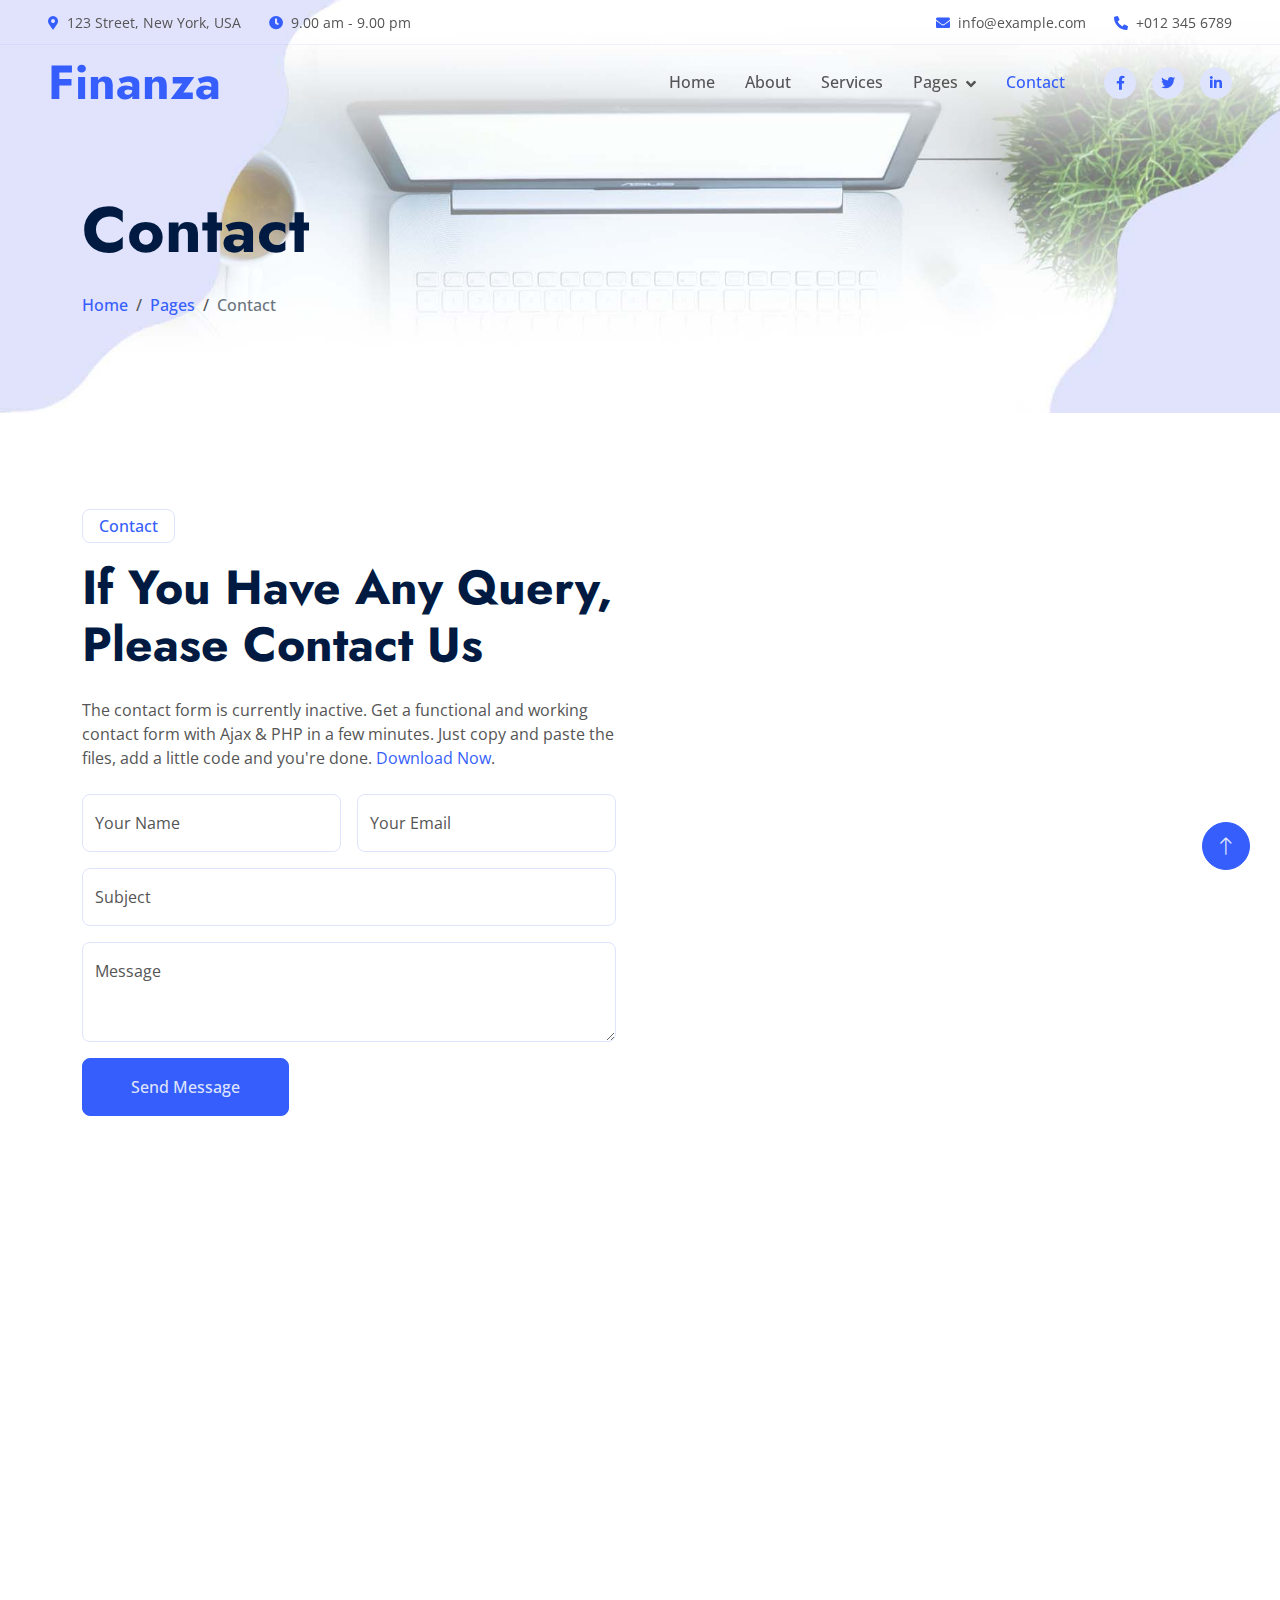
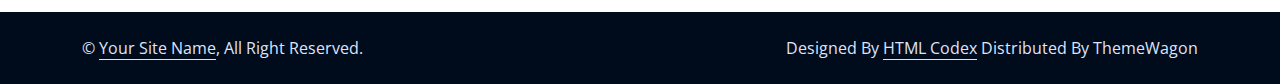
<file: contact.html>
<!DOCTYPE html>
<html lang="en">

<head>
    <meta charset="utf-8">
    <title>Finanza - Financial Services Website Template</title>
    <meta content="width=device-width, initial-scale=1.0" name="viewport">
    <meta content="" name="keywords">
    <meta content="" name="description">

    <!-- Favicon -->
    <link href="img/favicon.ico" rel="icon">

    <!-- Google Web Fonts -->
    <link rel="preconnect" href="https://fonts.googleapis.com">
    <link rel="preconnect" href="https://fonts.gstatic.com" crossorigin>
    <link
        href="https://fonts.googleapis.com/css2?family=Jost:wght@500;600;700&family=Open+Sans:wght@400;500&display=swap"
        rel="stylesheet">

    <!-- Icon Font Stylesheet -->
    <link href="https://cdnjs.cloudflare.com/ajax/libs/font-awesome/5.10.0/css/all.min.css" rel="stylesheet">
    <link href="https://cdn.jsdelivr.net/npm/bootstrap-icons@1.4.1/font/bootstrap-icons.css" rel="stylesheet">

    <!-- Libraries Stylesheet -->
    <link href="lib/animate/animate.min.css" rel="stylesheet">
    <link href="lib/owlcarousel/assets/owl.carousel.min.css" rel="stylesheet">

    <!-- Customized Bootstrap Stylesheet -->
    <link href="css/bootstrap.min.css" rel="stylesheet">

    <!-- Template Stylesheet -->
    <link href="css/style.css" rel="stylesheet">
</head>

<body>
    <!-- Spinner Start -->
    <div id="spinner"
        class="show bg-white position-fixed translate-middle w-100 vh-100 top-50 start-50 d-flex align-items-center justify-content-center">
        <div class="spinner-border text-primary" role="status" style="width: 3rem; height: 3rem;"></div>
    </div>
    <!-- Spinner End -->


    <!-- Navbar Start -->
    <div class="container-fluid fixed-top px-0 wow fadeIn" data-wow-delay="0.1s">
        <div class="top-bar row gx-0 align-items-center d-none d-lg-flex">
            <div class="col-lg-6 px-5 text-start">
                <small><i class="fa fa-map-marker-alt text-primary me-2"></i>123 Street, New York, USA</small>
                <small class="ms-4"><i class="fa fa-clock text-primary me-2"></i>9.00 am - 9.00 pm</small>
            </div>
            <div class="col-lg-6 px-5 text-end">
                <small><i class="fa fa-envelope text-primary me-2"></i>info@example.com</small>
                <small class="ms-4"><i class="fa fa-phone-alt text-primary me-2"></i>+012 345 6789</small>
            </div>
        </div>

        <nav class="navbar navbar-expand-lg navbar-light py-lg-0 px-lg-5 wow fadeIn" data-wow-delay="0.1s">
            <a href="index.html" class="navbar-brand ms-4 ms-lg-0">
                <h1 class="display-5 text-primary m-0">Finanza</h1>
            </a>
            <button type="button" class="navbar-toggler me-4" data-bs-toggle="collapse"
                data-bs-target="#navbarCollapse">
                <span class="navbar-toggler-icon"></span>
            </button>
            <div class="collapse navbar-collapse" id="navbarCollapse">
                <div class="navbar-nav ms-auto p-4 p-lg-0">
                    <a href="index.html" class="nav-item nav-link">Home</a>
                    <a href="about.html" class="nav-item nav-link">About</a>
                    <a href="service.html" class="nav-item nav-link">Services</a>
                    <div class="nav-item dropdown">
                        <a href="#" class="nav-link dropdown-toggle" data-bs-toggle="dropdown">Pages</a>
                        <div class="dropdown-menu border-light m-0">
                            <a href="project.html" class="dropdown-item">Projects</a>
                            <a href="feature.html" class="dropdown-item">Features</a>
                            <a href="team.html" class="dropdown-item">Team Member</a>
                            <a href="testimonial.html" class="dropdown-item">Testimonial</a>
                            <a href="404.html" class="dropdown-item">404 Page</a>
                        </div>
                    </div>
                    <a href="contact.html" class="nav-item nav-link active">Contact</a>
                </div>
                <div class="d-none d-lg-flex ms-2">
                    <a class="btn btn-light btn-sm-square rounded-circle ms-3" href="">
                        <small class="fab fa-facebook-f text-primary"></small>
                    </a>
                    <a class="btn btn-light btn-sm-square rounded-circle ms-3" href="">
                        <small class="fab fa-twitter text-primary"></small>
                    </a>
                    <a class="btn btn-light btn-sm-square rounded-circle ms-3" href="">
                        <small class="fab fa-linkedin-in text-primary"></small>
                    </a>
                </div>
            </div>
        </nav>
    </div>
    <!-- Navbar End -->


    <!-- Page Header Start -->
    <div class="container-fluid page-header mb-5 wow fadeIn" data-wow-delay="0.1s">
        <div class="container">
            <h1 class="display-3 mb-4 animated slideInDown">Contact</h1>
            <nav aria-label="breadcrumb animated slideInDown">
                <ol class="breadcrumb mb-0">
                    <li class="breadcrumb-item"><a href="#">Home</a></li>
                    <li class="breadcrumb-item"><a href="#">Pages</a></li>
                    <li class="breadcrumb-item active" aria-current="page">Contact</li>
                </ol>
            </nav>
        </div>
    </div>
    <!-- Page Header End -->


    <!-- Contact Start -->
    <div class="container-xxl py-5">
        <div class="container">
            <div class="row g-5">
                <div class="col-lg-6 wow fadeIn" data-wow-delay="0.1s">
                    <p class="d-inline-block border rounded text-primary fw-semi-bold py-1 px-3">Contact</p>
                    <h1 class="display-5 mb-4">If You Have Any Query, Please Contact Us</h1>
                    <p class="mb-4">The contact form is currently inactive. Get a functional and working contact form
                        with Ajax & PHP in a few minutes. Just copy and paste the files, add a little code and you're
                        done. <a href="https://htmlcodex.com/contact-form">Download Now</a>.</p>
                    <form>
                        <div class="row g-3">
                            <div class="col-md-6">
                                <div class="form-floating">
                                    <input type="text" class="form-control" id="name" placeholder="Your Name">
                                    <label for="name">Your Name</label>
                                </div>
                            </div>
                            <div class="col-md-6">
                                <div class="form-floating">
                                    <input type="email" class="form-control" id="email" placeholder="Your Email">
                                    <label for="email">Your Email</label>
                                </div>
                            </div>
                            <div class="col-12">
                                <div class="form-floating">
                                    <input type="text" class="form-control" id="subject" placeholder="Subject">
                                    <label for="subject">Subject</label>
                                </div>
                            </div>
                            <div class="col-12">
                                <div class="form-floating">
                                    <textarea class="form-control" placeholder="Leave a message here" id="message"
                                        style="height: 100px"></textarea>
                                    <label for="message">Message</label>
                                </div>
                            </div>
                            <div class="col-12">
                                <button class="btn btn-primary py-3 px-5" type="submit">Send Message</button>
                            </div>
                        </div>
                    </form>
                </div>
                <div class="col-lg-6 wow fadeIn" data-wow-delay="0.5s" style="min-height: 450px;">
                    <div class="position-relative rounded overflow-hidden h-100">
                        <iframe class="position-relative w-100 h-100"
                            src="https://www.google.com/maps/embed?pb=!1m18!1m12!1m3!1d3001156.4288297426!2d-78.01371936852176!3d42.72876761954724!2m3!1f0!2f0!3f0!3m2!1i1024!2i768!4f13.1!3m3!1m2!1s0x4ccc4bf0f123a5a9%3A0xddcfc6c1de189567!2sNew%20York%2C%20USA!5e0!3m2!1sen!2sbd!4v1603794290143!5m2!1sen!2sbd"
                            frameborder="0" style="min-height: 450px; border:0;" allowfullscreen="" aria-hidden="false"
                            tabindex="0"></iframe>
                    </div>
                </div>
            </div>
        </div>
    </div>
    <!-- Contact End -->


    <!-- Footer Start -->
    <div class="container-fluid bg-dark text-light footer mt-5 py-5 wow fadeIn" data-wow-delay="0.1s">
        <div class="container py-5">
            <div class="row g-5">
                <div class="col-lg-3 col-md-6">
                    <h4 class="text-white mb-4">Our Office</h4>
                    <p class="mb-2"><i class="fa fa-map-marker-alt me-3"></i>123 Street, New York, USA</p>
                    <p class="mb-2"><i class="fa fa-phone-alt me-3"></i>+012 345 67890</p>
                    <p class="mb-2"><i class="fa fa-envelope me-3"></i>info@example.com</p>
                    <div class="d-flex pt-2">
                        <a class="btn btn-square btn-outline-light rounded-circle me-2" href=""><i
                                class="fab fa-twitter"></i></a>
                        <a class="btn btn-square btn-outline-light rounded-circle me-2" href=""><i
                                class="fab fa-facebook-f"></i></a>
                        <a class="btn btn-square btn-outline-light rounded-circle me-2" href=""><i
                                class="fab fa-youtube"></i></a>
                        <a class="btn btn-square btn-outline-light rounded-circle me-2" href=""><i
                                class="fab fa-linkedin-in"></i></a>
                    </div>
                </div>
                <div class="col-lg-3 col-md-6">
                    <h4 class="text-white mb-4">Services</h4>
                    <a class="btn btn-link" href="">Financial Planning</a>
                    <a class="btn btn-link" href="">Cash Investment</a>
                    <a class="btn btn-link" href="">Financial Consultancy</a>
                    <a class="btn btn-link" href="">Business Loans</a>
                    <a class="btn btn-link" href="">Business Analysis</a>
                </div>
                <div class="col-lg-3 col-md-6">
                    <h4 class="text-white mb-4">Quick Links</h4>
                    <a class="btn btn-link" href="">About Us</a>
                    <a class="btn btn-link" href="">Contact Us</a>
                    <a class="btn btn-link" href="">Our Services</a>
                    <a class="btn btn-link" href="">Terms & Condition</a>
                    <a class="btn btn-link" href="">Support</a>
                </div>
                <div class="col-lg-3 col-md-6">
                    <h4 class="text-white mb-4">Newsletter</h4>
                    <p>Dolor amet sit justo amet elitr clita ipsum elitr est.</p>
                    <div class="position-relative w-100">
                        <input class="form-control bg-white border-0 w-100 py-3 ps-4 pe-5" type="text"
                            placeholder="Your email">
                        <button type="button"
                            class="btn btn-primary py-2 position-absolute top-0 end-0 mt-2 me-2">SignUp</button>
                    </div>
                </div>
            </div>
        </div>
    </div>
    <!-- Footer End -->


    <!-- Copyright Start -->
    <div class="container-fluid copyright py-4">
        <div class="container">
            <div class="row">
                <div class="col-md-6 text-center text-md-start mb-3 mb-md-0">
                    &copy; <a class="border-bottom" href="#">Your Site Name</a>, All Right Reserved.
                </div>
                <div class="col-md-6 text-center text-md-end">
                    <!--/*** This template is free as long as you keep the footer author’s credit link/attribution link/backlink. If you'd like to use the template without the footer author’s credit link/attribution link/backlink, you can purchase the Credit Removal License from "https://htmlcodex.com/credit-removal". Thank you for your support. ***/-->
                    Designed By <a class="border-bottom" href="https://htmlcodex.com">HTML Codex</a> Distributed By <a
                        href="https://themewagon.com">ThemeWagon</a>
                </div>
            </div>
        </div>
    </div>
    <!-- Copyright End -->


    <!-- Back to Top -->
    <a href="#" class="btn btn-lg btn-primary btn-lg-square rounded-circle back-to-top"><i
            class="bi bi-arrow-up"></i></a>


    <!-- JavaScript Libraries -->
    <script src="https://code.jquery.com/jquery-3.4.1.min.js"></script>
    <script src="https://cdn.jsdelivr.net/npm/bootstrap@5.0.0/dist/js/bootstrap.bundle.min.js"></script>
    <script src="lib/wow/wow.min.js"></script>
    <script src="lib/easing/easing.min.js"></script>
    <script src="lib/waypoints/waypoints.min.js"></script>
    <script src="lib/owlcarousel/owl.carousel.min.js"></script>
    <script src="lib/counterup/counterup.min.js"></script>

    <!-- Template Javascript -->
    <script src="js/main.js"></script>
</body>

</html>
</file>
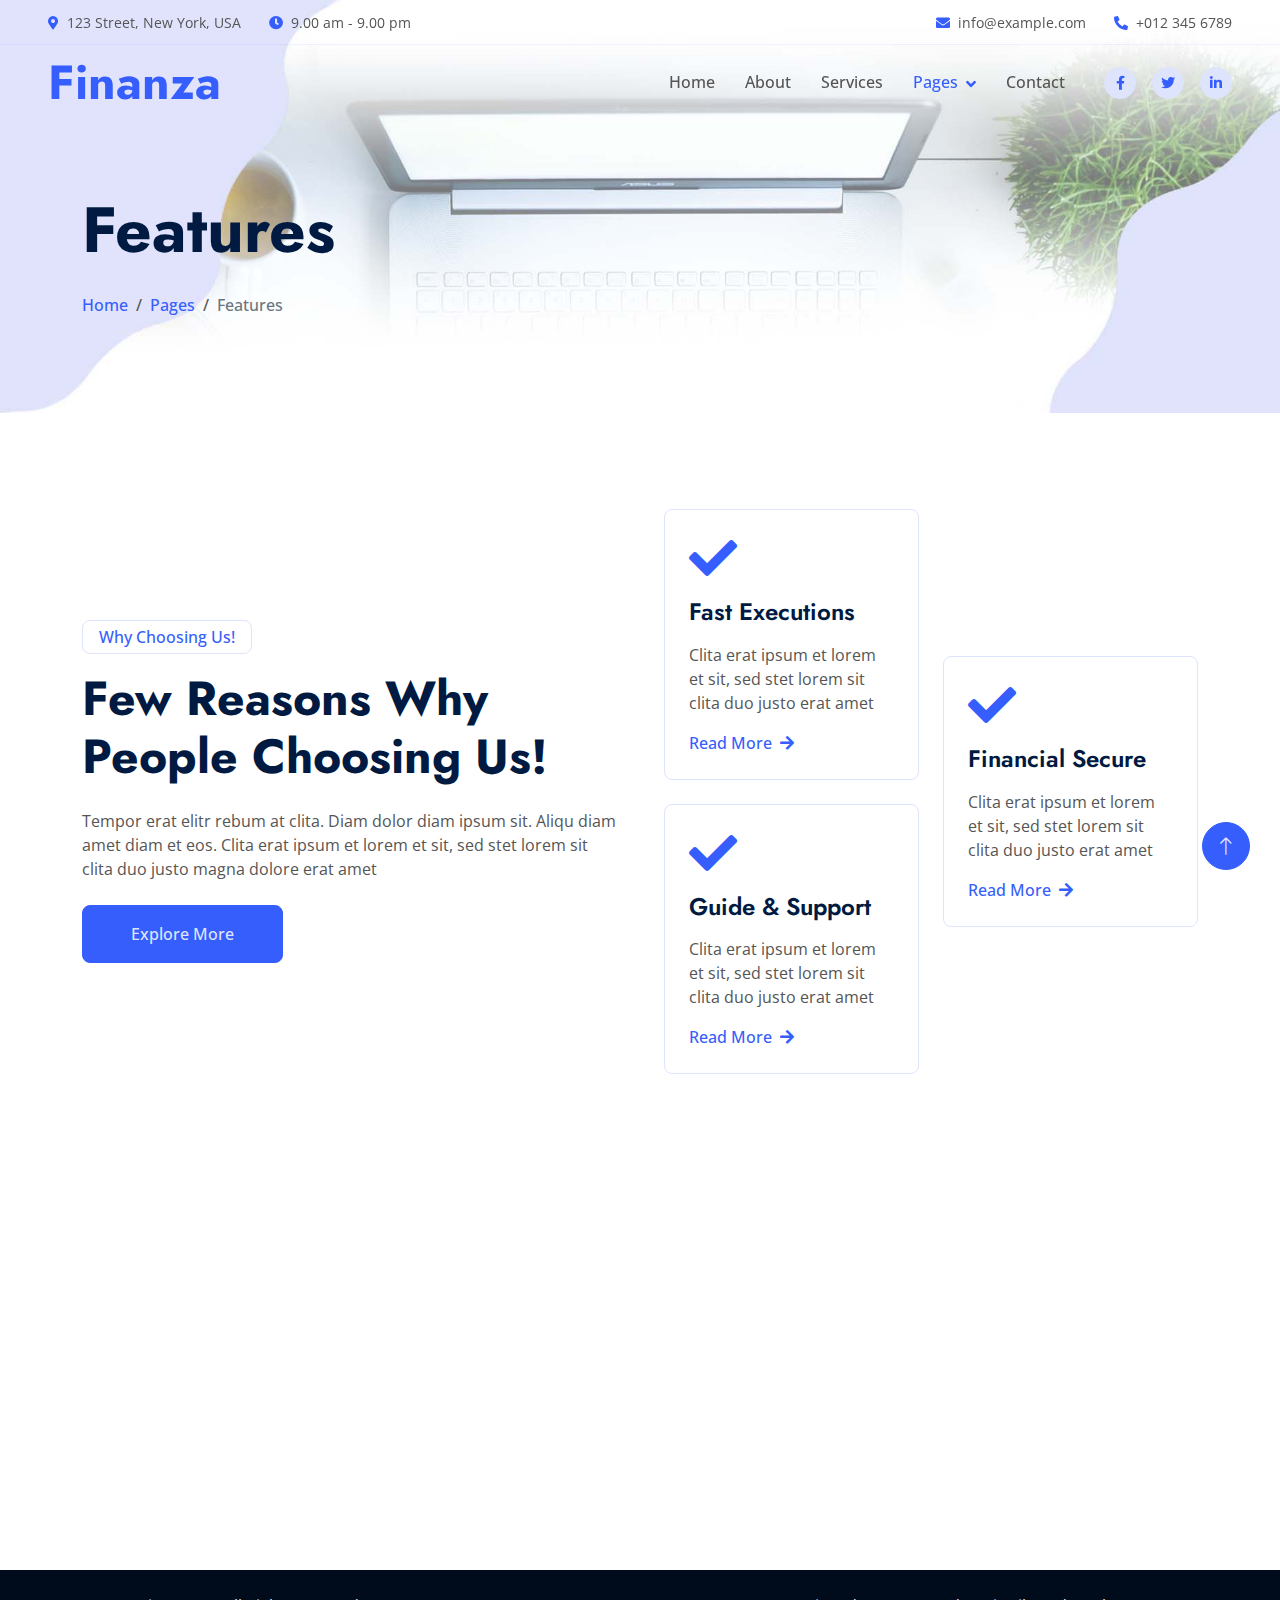
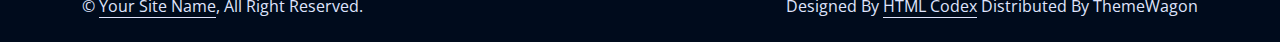
<file: feature.html>
<!DOCTYPE html>
<html lang="en">

<head>
    <meta charset="utf-8">
    <title>Finanza - Financial Services Website Template</title>
    <meta content="width=device-width, initial-scale=1.0" name="viewport">
    <meta content="" name="keywords">
    <meta content="" name="description">

    <!-- Favicon -->
    <link href="img/favicon.ico" rel="icon">

    <!-- Google Web Fonts -->
    <link rel="preconnect" href="https://fonts.googleapis.com">
    <link rel="preconnect" href="https://fonts.gstatic.com" crossorigin>
    <link
        href="https://fonts.googleapis.com/css2?family=Jost:wght@500;600;700&family=Open+Sans:wght@400;500&display=swap"
        rel="stylesheet">

    <!-- Icon Font Stylesheet -->
    <link href="https://cdnjs.cloudflare.com/ajax/libs/font-awesome/5.10.0/css/all.min.css" rel="stylesheet">
    <link href="https://cdn.jsdelivr.net/npm/bootstrap-icons@1.4.1/font/bootstrap-icons.css" rel="stylesheet">

    <!-- Libraries Stylesheet -->
    <link href="lib/animate/animate.min.css" rel="stylesheet">
    <link href="lib/owlcarousel/assets/owl.carousel.min.css" rel="stylesheet">

    <!-- Customized Bootstrap Stylesheet -->
    <link href="css/bootstrap.min.css" rel="stylesheet">

    <!-- Template Stylesheet -->
    <link href="css/style.css" rel="stylesheet">
</head>

<body>
    <!-- Spinner Start -->
    <div id="spinner"
        class="show bg-white position-fixed translate-middle w-100 vh-100 top-50 start-50 d-flex align-items-center justify-content-center">
        <div class="spinner-border text-primary" role="status" style="width: 3rem; height: 3rem;"></div>
    </div>
    <!-- Spinner End -->


    <!-- Navbar Start -->
    <div class="container-fluid fixed-top px-0 wow fadeIn" data-wow-delay="0.1s">
        <div class="top-bar row gx-0 align-items-center d-none d-lg-flex">
            <div class="col-lg-6 px-5 text-start">
                <small><i class="fa fa-map-marker-alt text-primary me-2"></i>123 Street, New York, USA</small>
                <small class="ms-4"><i class="fa fa-clock text-primary me-2"></i>9.00 am - 9.00 pm</small>
            </div>
            <div class="col-lg-6 px-5 text-end">
                <small><i class="fa fa-envelope text-primary me-2"></i>info@example.com</small>
                <small class="ms-4"><i class="fa fa-phone-alt text-primary me-2"></i>+012 345 6789</small>
            </div>
        </div>

        <nav class="navbar navbar-expand-lg navbar-light py-lg-0 px-lg-5 wow fadeIn" data-wow-delay="0.1s">
            <a href="index.html" class="navbar-brand ms-4 ms-lg-0">
                <h1 class="display-5 text-primary m-0">Finanza</h1>
            </a>
            <button type="button" class="navbar-toggler me-4" data-bs-toggle="collapse"
                data-bs-target="#navbarCollapse">
                <span class="navbar-toggler-icon"></span>
            </button>
            <div class="collapse navbar-collapse" id="navbarCollapse">
                <div class="navbar-nav ms-auto p-4 p-lg-0">
                    <a href="index.html" class="nav-item nav-link">Home</a>
                    <a href="about.html" class="nav-item nav-link">About</a>
                    <a href="service.html" class="nav-item nav-link">Services</a>
                    <div class="nav-item dropdown">
                        <a href="#" class="nav-link dropdown-toggle active" data-bs-toggle="dropdown">Pages</a>
                        <div class="dropdown-menu border-light m-0">
                            <a href="project.html" class="dropdown-item">Projects</a>
                            <a href="feature.html" class="dropdown-item active">Features</a>
                            <a href="team.html" class="dropdown-item">Team Member</a>
                            <a href="testimonial.html" class="dropdown-item">Testimonial</a>
                            <a href="404.html" class="dropdown-item">404 Page</a>
                        </div>
                    </div>
                    <a href="contact.html" class="nav-item nav-link">Contact</a>
                </div>
                <div class="d-none d-lg-flex ms-2">
                    <a class="btn btn-light btn-sm-square rounded-circle ms-3" href="">
                        <small class="fab fa-facebook-f text-primary"></small>
                    </a>
                    <a class="btn btn-light btn-sm-square rounded-circle ms-3" href="">
                        <small class="fab fa-twitter text-primary"></small>
                    </a>
                    <a class="btn btn-light btn-sm-square rounded-circle ms-3" href="">
                        <small class="fab fa-linkedin-in text-primary"></small>
                    </a>
                </div>
            </div>
        </nav>
    </div>
    <!-- Navbar End -->


    <!-- Page Header Start -->
    <div class="container-fluid page-header mb-5 wow fadeIn" data-wow-delay="0.1s">
        <div class="container">
            <h1 class="display-3 mb-4 animated slideInDown">Features</h1>
            <nav aria-label="breadcrumb animated slideInDown">
                <ol class="breadcrumb mb-0">
                    <li class="breadcrumb-item"><a href="#">Home</a></li>
                    <li class="breadcrumb-item"><a href="#">Pages</a></li>
                    <li class="breadcrumb-item active" aria-current="page">Features</li>
                </ol>
            </nav>
        </div>
    </div>
    <!-- Page Header End -->


    <!-- Features Start -->
    <div class="container-xxl feature py-5">
        <div class="container">
            <div class="row g-5 align-items-center">
                <div class="col-lg-6 wow fadeInUp" data-wow-delay="0.1s">
                    <p class="d-inline-block border rounded text-primary fw-semi-bold py-1 px-3">Why Choosing Us!</p>
                    <h1 class="display-5 mb-4">Few Reasons Why People Choosing Us!</h1>
                    <p class="mb-4">Tempor erat elitr rebum at clita. Diam dolor diam ipsum sit. Aliqu diam amet diam et
                        eos. Clita erat ipsum et lorem et sit, sed stet lorem sit clita duo justo magna dolore erat amet
                    </p>
                    <a class="btn btn-primary py-3 px-5" href="">Explore More</a>
                </div>
                <div class="col-lg-6">
                    <div class="row g-4 align-items-center">
                        <div class="col-md-6">
                            <div class="row g-4">
                                <div class="col-12 wow fadeIn" data-wow-delay="0.3s">
                                    <div class="feature-box border rounded p-4">
                                        <i class="fa fa-check fa-3x text-primary mb-3"></i>
                                        <h4 class="mb-3">Fast Executions</h4>
                                        <p class="mb-3">Clita erat ipsum et lorem et sit, sed stet lorem sit clita duo
                                            justo erat amet</p>
                                        <a class="fw-semi-bold" href="">Read More <i
                                                class="fa fa-arrow-right ms-1"></i></a>
                                    </div>
                                </div>
                                <div class="col-12 wow fadeIn" data-wow-delay="0.5s">
                                    <div class="feature-box border rounded p-4">
                                        <i class="fa fa-check fa-3x text-primary mb-3"></i>
                                        <h4 class="mb-3">Guide & Support</h4>
                                        <p class="mb-3">Clita erat ipsum et lorem et sit, sed stet lorem sit clita duo
                                            justo erat amet</p>
                                        <a class="fw-semi-bold" href="">Read More <i
                                                class="fa fa-arrow-right ms-1"></i></a>
                                    </div>
                                </div>
                            </div>
                        </div>
                        <div class="col-md-6 wow fadeIn" data-wow-delay="0.7s">
                            <div class="feature-box border rounded p-4">
                                <i class="fa fa-check fa-3x text-primary mb-3"></i>
                                <h4 class="mb-3">Financial Secure</h4>
                                <p class="mb-3">Clita erat ipsum et lorem et sit, sed stet lorem sit clita duo justo
                                    erat amet</p>
                                <a class="fw-semi-bold" href="">Read More <i class="fa fa-arrow-right ms-1"></i></a>
                            </div>
                        </div>
                    </div>
                </div>
            </div>
        </div>
    </div>
    <!-- Features End -->


    <!-- Footer Start -->
    <div class="container-fluid bg-dark text-light footer mt-5 py-5 wow fadeIn" data-wow-delay="0.1s">
        <div class="container py-5">
            <div class="row g-5">
                <div class="col-lg-3 col-md-6">
                    <h4 class="text-white mb-4">Our Office</h4>
                    <p class="mb-2"><i class="fa fa-map-marker-alt me-3"></i>123 Street, New York, USA</p>
                    <p class="mb-2"><i class="fa fa-phone-alt me-3"></i>+012 345 67890</p>
                    <p class="mb-2"><i class="fa fa-envelope me-3"></i>info@example.com</p>
                    <div class="d-flex pt-2">
                        <a class="btn btn-square btn-outline-light rounded-circle me-2" href=""><i
                                class="fab fa-twitter"></i></a>
                        <a class="btn btn-square btn-outline-light rounded-circle me-2" href=""><i
                                class="fab fa-facebook-f"></i></a>
                        <a class="btn btn-square btn-outline-light rounded-circle me-2" href=""><i
                                class="fab fa-youtube"></i></a>
                        <a class="btn btn-square btn-outline-light rounded-circle me-2" href=""><i
                                class="fab fa-linkedin-in"></i></a>
                    </div>
                </div>
                <div class="col-lg-3 col-md-6">
                    <h4 class="text-white mb-4">Services</h4>
                    <a class="btn btn-link" href="">Financial Planning</a>
                    <a class="btn btn-link" href="">Cash Investment</a>
                    <a class="btn btn-link" href="">Financial Consultancy</a>
                    <a class="btn btn-link" href="">Business Loans</a>
                    <a class="btn btn-link" href="">Business Analysis</a>
                </div>
                <div class="col-lg-3 col-md-6">
                    <h4 class="text-white mb-4">Quick Links</h4>
                    <a class="btn btn-link" href="">About Us</a>
                    <a class="btn btn-link" href="">Contact Us</a>
                    <a class="btn btn-link" href="">Our Services</a>
                    <a class="btn btn-link" href="">Terms & Condition</a>
                    <a class="btn btn-link" href="">Support</a>
                </div>
                <div class="col-lg-3 col-md-6">
                    <h4 class="text-white mb-4">Newsletter</h4>
                    <p>Dolor amet sit justo amet elitr clita ipsum elitr est.</p>
                    <div class="position-relative w-100">
                        <input class="form-control bg-white border-0 w-100 py-3 ps-4 pe-5" type="text"
                            placeholder="Your email">
                        <button type="button"
                            class="btn btn-primary py-2 position-absolute top-0 end-0 mt-2 me-2">SignUp</button>
                    </div>
                </div>
            </div>
        </div>
    </div>
    <!-- Footer End -->


    <!-- Copyright Start -->
    <div class="container-fluid copyright py-4">
        <div class="container">
            <div class="row">
                <div class="col-md-6 text-center text-md-start mb-3 mb-md-0">
                    &copy; <a class="border-bottom" href="#">Your Site Name</a>, All Right Reserved.
                </div>
                <div class="col-md-6 text-center text-md-end">
                    <!--/*** This template is free as long as you keep the footer author’s credit link/attribution link/backlink. If you'd like to use the template without the footer author’s credit link/attribution link/backlink, you can purchase the Credit Removal License from "https://htmlcodex.com/credit-removal". Thank you for your support. ***/-->
                    Designed By <a class="border-bottom" href="https://htmlcodex.com">HTML Codex</a> Distributed By <a
                        href="https://themewagon.com">ThemeWagon</a>
                </div>
            </div>
        </div>
    </div>
    <!-- Copyright End -->


    <!-- Back to Top -->
    <a href="#" class="btn btn-lg btn-primary btn-lg-square rounded-circle back-to-top"><i
            class="bi bi-arrow-up"></i></a>


    <!-- JavaScript Libraries -->
    <script src="https://code.jquery.com/jquery-3.4.1.min.js"></script>
    <script src="https://cdn.jsdelivr.net/npm/bootstrap@5.0.0/dist/js/bootstrap.bundle.min.js"></script>
    <script src="lib/wow/wow.min.js"></script>
    <script src="lib/easing/easing.min.js"></script>
    <script src="lib/waypoints/waypoints.min.js"></script>
    <script src="lib/owlcarousel/owl.carousel.min.js"></script>
    <script src="lib/counterup/counterup.min.js"></script>

    <!-- Template Javascript -->
    <script src="js/main.js"></script>
</body>

</html>
</file>
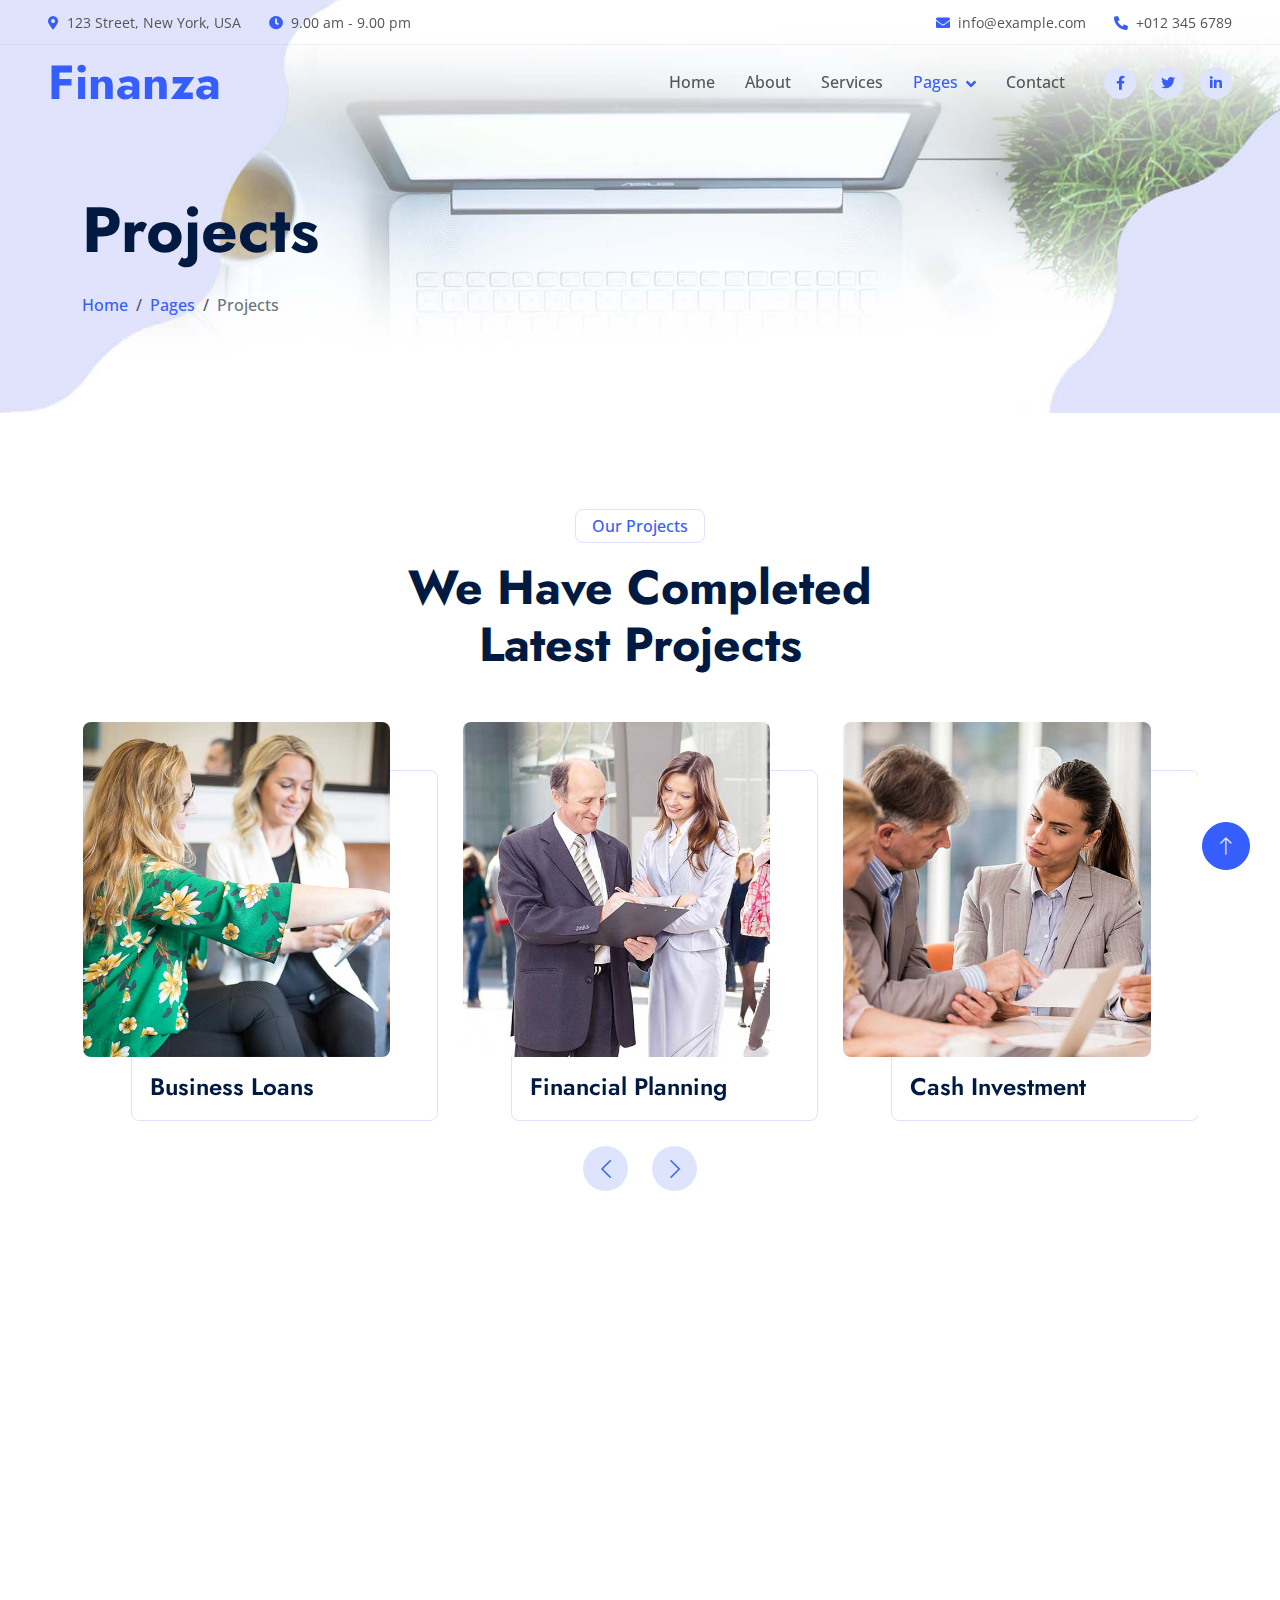
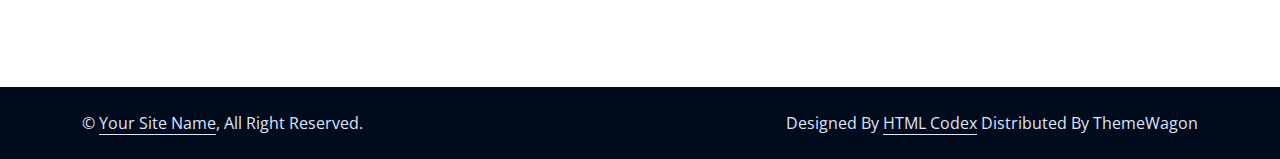
<file: project.html>
<!DOCTYPE html>
<html lang="en">

<head>
    <meta charset="utf-8">
    <title>Finanza - Financial Services Website Template</title>
    <meta content="width=device-width, initial-scale=1.0" name="viewport">
    <meta content="" name="keywords">
    <meta content="" name="description">

    <!-- Favicon -->
    <link href="img/favicon.ico" rel="icon">

    <!-- Google Web Fonts -->
    <link rel="preconnect" href="https://fonts.googleapis.com">
    <link rel="preconnect" href="https://fonts.gstatic.com" crossorigin>
    <link
        href="https://fonts.googleapis.com/css2?family=Jost:wght@500;600;700&family=Open+Sans:wght@400;500&display=swap"
        rel="stylesheet">

    <!-- Icon Font Stylesheet -->
    <link href="https://cdnjs.cloudflare.com/ajax/libs/font-awesome/5.10.0/css/all.min.css" rel="stylesheet">
    <link href="https://cdn.jsdelivr.net/npm/bootstrap-icons@1.4.1/font/bootstrap-icons.css" rel="stylesheet">

    <!-- Libraries Stylesheet -->
    <link href="lib/animate/animate.min.css" rel="stylesheet">
    <link href="lib/owlcarousel/assets/owl.carousel.min.css" rel="stylesheet">

    <!-- Customized Bootstrap Stylesheet -->
    <link href="css/bootstrap.min.css" rel="stylesheet">

    <!-- Template Stylesheet -->
    <link href="css/style.css" rel="stylesheet">
</head>

<body>
    <!-- Spinner Start -->
    <div id="spinner"
        class="show bg-white position-fixed translate-middle w-100 vh-100 top-50 start-50 d-flex align-items-center justify-content-center">
        <div class="spinner-border text-primary" role="status" style="width: 3rem; height: 3rem;"></div>
    </div>
    <!-- Spinner End -->


    <!-- Navbar Start -->
    <div class="container-fluid fixed-top px-0 wow fadeIn" data-wow-delay="0.1s">
        <div class="top-bar row gx-0 align-items-center d-none d-lg-flex">
            <div class="col-lg-6 px-5 text-start">
                <small><i class="fa fa-map-marker-alt text-primary me-2"></i>123 Street, New York, USA</small>
                <small class="ms-4"><i class="fa fa-clock text-primary me-2"></i>9.00 am - 9.00 pm</small>
            </div>
            <div class="col-lg-6 px-5 text-end">
                <small><i class="fa fa-envelope text-primary me-2"></i>info@example.com</small>
                <small class="ms-4"><i class="fa fa-phone-alt text-primary me-2"></i>+012 345 6789</small>
            </div>
        </div>

        <nav class="navbar navbar-expand-lg navbar-light py-lg-0 px-lg-5 wow fadeIn" data-wow-delay="0.1s">
            <a href="index.html" class="navbar-brand ms-4 ms-lg-0">
                <h1 class="display-5 text-primary m-0">Finanza</h1>
            </a>
            <button type="button" class="navbar-toggler me-4" data-bs-toggle="collapse"
                data-bs-target="#navbarCollapse">
                <span class="navbar-toggler-icon"></span>
            </button>
            <div class="collapse navbar-collapse" id="navbarCollapse">
                <div class="navbar-nav ms-auto p-4 p-lg-0">
                    <a href="index.html" class="nav-item nav-link">Home</a>
                    <a href="about.html" class="nav-item nav-link">About</a>
                    <a href="service.html" class="nav-item nav-link">Services</a>
                    <div class="nav-item dropdown">
                        <a href="#" class="nav-link dropdown-toggle active" data-bs-toggle="dropdown">Pages</a>
                        <div class="dropdown-menu border-light m-0">
                            <a href="project.html" class="dropdown-item active">Projects</a>
                            <a href="feature.html" class="dropdown-item">Features</a>
                            <a href="team.html" class="dropdown-item">Team Member</a>
                            <a href="testimonial.html" class="dropdown-item">Testimonial</a>
                            <a href="404.html" class="dropdown-item">404 Page</a>
                        </div>
                    </div>
                    <a href="contact.html" class="nav-item nav-link">Contact</a>
                </div>
                <div class="d-none d-lg-flex ms-2">
                    <a class="btn btn-light btn-sm-square rounded-circle ms-3" href="">
                        <small class="fab fa-facebook-f text-primary"></small>
                    </a>
                    <a class="btn btn-light btn-sm-square rounded-circle ms-3" href="">
                        <small class="fab fa-twitter text-primary"></small>
                    </a>
                    <a class="btn btn-light btn-sm-square rounded-circle ms-3" href="">
                        <small class="fab fa-linkedin-in text-primary"></small>
                    </a>
                </div>
            </div>
        </nav>
    </div>
    <!-- Navbar End -->


    <!-- Page Header Start -->
    <div class="container-fluid page-header mb-5 wow fadeIn" data-wow-delay="0.1s">
        <div class="container">
            <h1 class="display-3 mb-4 animated slideInDown">Projects</h1>
            <nav aria-label="breadcrumb animated slideInDown">
                <ol class="breadcrumb mb-0">
                    <li class="breadcrumb-item"><a href="#">Home</a></li>
                    <li class="breadcrumb-item"><a href="#">Pages</a></li>
                    <li class="breadcrumb-item active" aria-current="page">Projects</li>
                </ol>
            </nav>
        </div>
    </div>
    <!-- Page Header End -->


    <!-- Projects Start -->
    <div class="container-xxl py-5">
        <div class="container">
            <div class="text-center mx-auto wow fadeInUp" data-wow-delay="0.1s" style="max-width: 600px;">
                <p class="d-inline-block border rounded text-primary fw-semi-bold py-1 px-3">Our Projects</p>
                <h1 class="display-5 mb-5">We Have Completed Latest Projects</h1>
            </div>
            <div class="owl-carousel project-carousel wow fadeInUp" data-wow-delay="0.3s">
                <div class="project-item pe-5 pb-5">
                    <div class="project-img mb-3">
                        <img class="img-fluid rounded" src="img/service-1.jpg" alt="">
                        <a href=""><i class="fa fa-link fa-3x text-primary"></i></a>
                    </div>
                    <div class="project-title">
                        <h4 class="mb-0">Financial Planning</h4>
                    </div>
                </div>
                <div class="project-item pe-5 pb-5">
                    <div class="project-img mb-3">
                        <img class="img-fluid rounded" src="img/service-2.jpg" alt="">
                        <a href=""><i class="fa fa-link fa-3x text-primary"></i></a>
                    </div>
                    <div class="project-title">
                        <h4 class="mb-0">Cash Investment</h4>
                    </div>
                </div>
                <div class="project-item pe-5 pb-5">
                    <div class="project-img mb-3">
                        <img class="img-fluid rounded" src="img/service-3.jpg" alt="">
                        <a href=""><i class="fa fa-link fa-3x text-primary"></i></a>
                    </div>
                    <div class="project-title">
                        <h4 class="mb-0">Financial Consultancy</h4>
                    </div>
                </div>
                <div class="project-item pe-5 pb-5">
                    <div class="project-img mb-3">
                        <img class="img-fluid rounded" src="img/service-4.jpg" alt="">
                        <a href=""><i class="fa fa-link fa-3x text-primary"></i></a>
                    </div>
                    <div class="project-title">
                        <h4 class="mb-0">Business Loans</h4>
                    </div>
                </div>
            </div>
        </div>
    </div>
    <!-- Projects End -->


    <!-- Footer Start -->
    <div class="container-fluid bg-dark text-light footer mt-5 py-5 wow fadeIn" data-wow-delay="0.1s">
        <div class="container py-5">
            <div class="row g-5">
                <div class="col-lg-3 col-md-6">
                    <h4 class="text-white mb-4">Our Office</h4>
                    <p class="mb-2"><i class="fa fa-map-marker-alt me-3"></i>123 Street, New York, USA</p>
                    <p class="mb-2"><i class="fa fa-phone-alt me-3"></i>+012 345 67890</p>
                    <p class="mb-2"><i class="fa fa-envelope me-3"></i>info@example.com</p>
                    <div class="d-flex pt-2">
                        <a class="btn btn-square btn-outline-light rounded-circle me-2" href=""><i
                                class="fab fa-twitter"></i></a>
                        <a class="btn btn-square btn-outline-light rounded-circle me-2" href=""><i
                                class="fab fa-facebook-f"></i></a>
                        <a class="btn btn-square btn-outline-light rounded-circle me-2" href=""><i
                                class="fab fa-youtube"></i></a>
                        <a class="btn btn-square btn-outline-light rounded-circle me-2" href=""><i
                                class="fab fa-linkedin-in"></i></a>
                    </div>
                </div>
                <div class="col-lg-3 col-md-6">
                    <h4 class="text-white mb-4">Services</h4>
                    <a class="btn btn-link" href="">Financial Planning</a>
                    <a class="btn btn-link" href="">Cash Investment</a>
                    <a class="btn btn-link" href="">Financial Consultancy</a>
                    <a class="btn btn-link" href="">Business Loans</a>
                    <a class="btn btn-link" href="">Business Analysis</a>
                </div>
                <div class="col-lg-3 col-md-6">
                    <h4 class="text-white mb-4">Quick Links</h4>
                    <a class="btn btn-link" href="">About Us</a>
                    <a class="btn btn-link" href="">Contact Us</a>
                    <a class="btn btn-link" href="">Our Services</a>
                    <a class="btn btn-link" href="">Terms & Condition</a>
                    <a class="btn btn-link" href="">Support</a>
                </div>
                <div class="col-lg-3 col-md-6">
                    <h4 class="text-white mb-4">Newsletter</h4>
                    <p>Dolor amet sit justo amet elitr clita ipsum elitr est.</p>
                    <div class="position-relative w-100">
                        <input class="form-control bg-white border-0 w-100 py-3 ps-4 pe-5" type="text"
                            placeholder="Your email">
                        <button type="button"
                            class="btn btn-primary py-2 position-absolute top-0 end-0 mt-2 me-2">SignUp</button>
                    </div>
                </div>
            </div>
        </div>
    </div>
    <!-- Footer End -->


    <!-- Copyright Start -->
    <div class="container-fluid copyright py-4">
        <div class="container">
            <div class="row">
                <div class="col-md-6 text-center text-md-start mb-3 mb-md-0">
                    &copy; <a class="border-bottom" href="#">Your Site Name</a>, All Right Reserved.
                </div>
                <div class="col-md-6 text-center text-md-end">
                    <!--/*** This template is free as long as you keep the footer author’s credit link/attribution link/backlink. If you'd like to use the template without the footer author’s credit link/attribution link/backlink, you can purchase the Credit Removal License from "https://htmlcodex.com/credit-removal". Thank you for your support. ***/-->
                    Designed By <a class="border-bottom" href="https://htmlcodex.com">HTML Codex</a> Distributed By <a
                        href="https://themewagon.com">ThemeWagon</a>
                </div>
            </div>
        </div>
    </div>
    <!-- Copyright End -->


    <!-- Back to Top -->
    <a href="#" class="btn btn-lg btn-primary btn-lg-square rounded-circle back-to-top"><i
            class="bi bi-arrow-up"></i></a>


    <!-- JavaScript Libraries -->
    <script src="https://code.jquery.com/jquery-3.4.1.min.js"></script>
    <script src="https://cdn.jsdelivr.net/npm/bootstrap@5.0.0/dist/js/bootstrap.bundle.min.js"></script>
    <script src="lib/wow/wow.min.js"></script>
    <script src="lib/easing/easing.min.js"></script>
    <script src="lib/waypoints/waypoints.min.js"></script>
    <script src="lib/owlcarousel/owl.carousel.min.js"></script>
    <script src="lib/counterup/counterup.min.js"></script>

    <!-- Template Javascript -->
    <script src="js/main.js"></script>
</body>

</html>
</file>
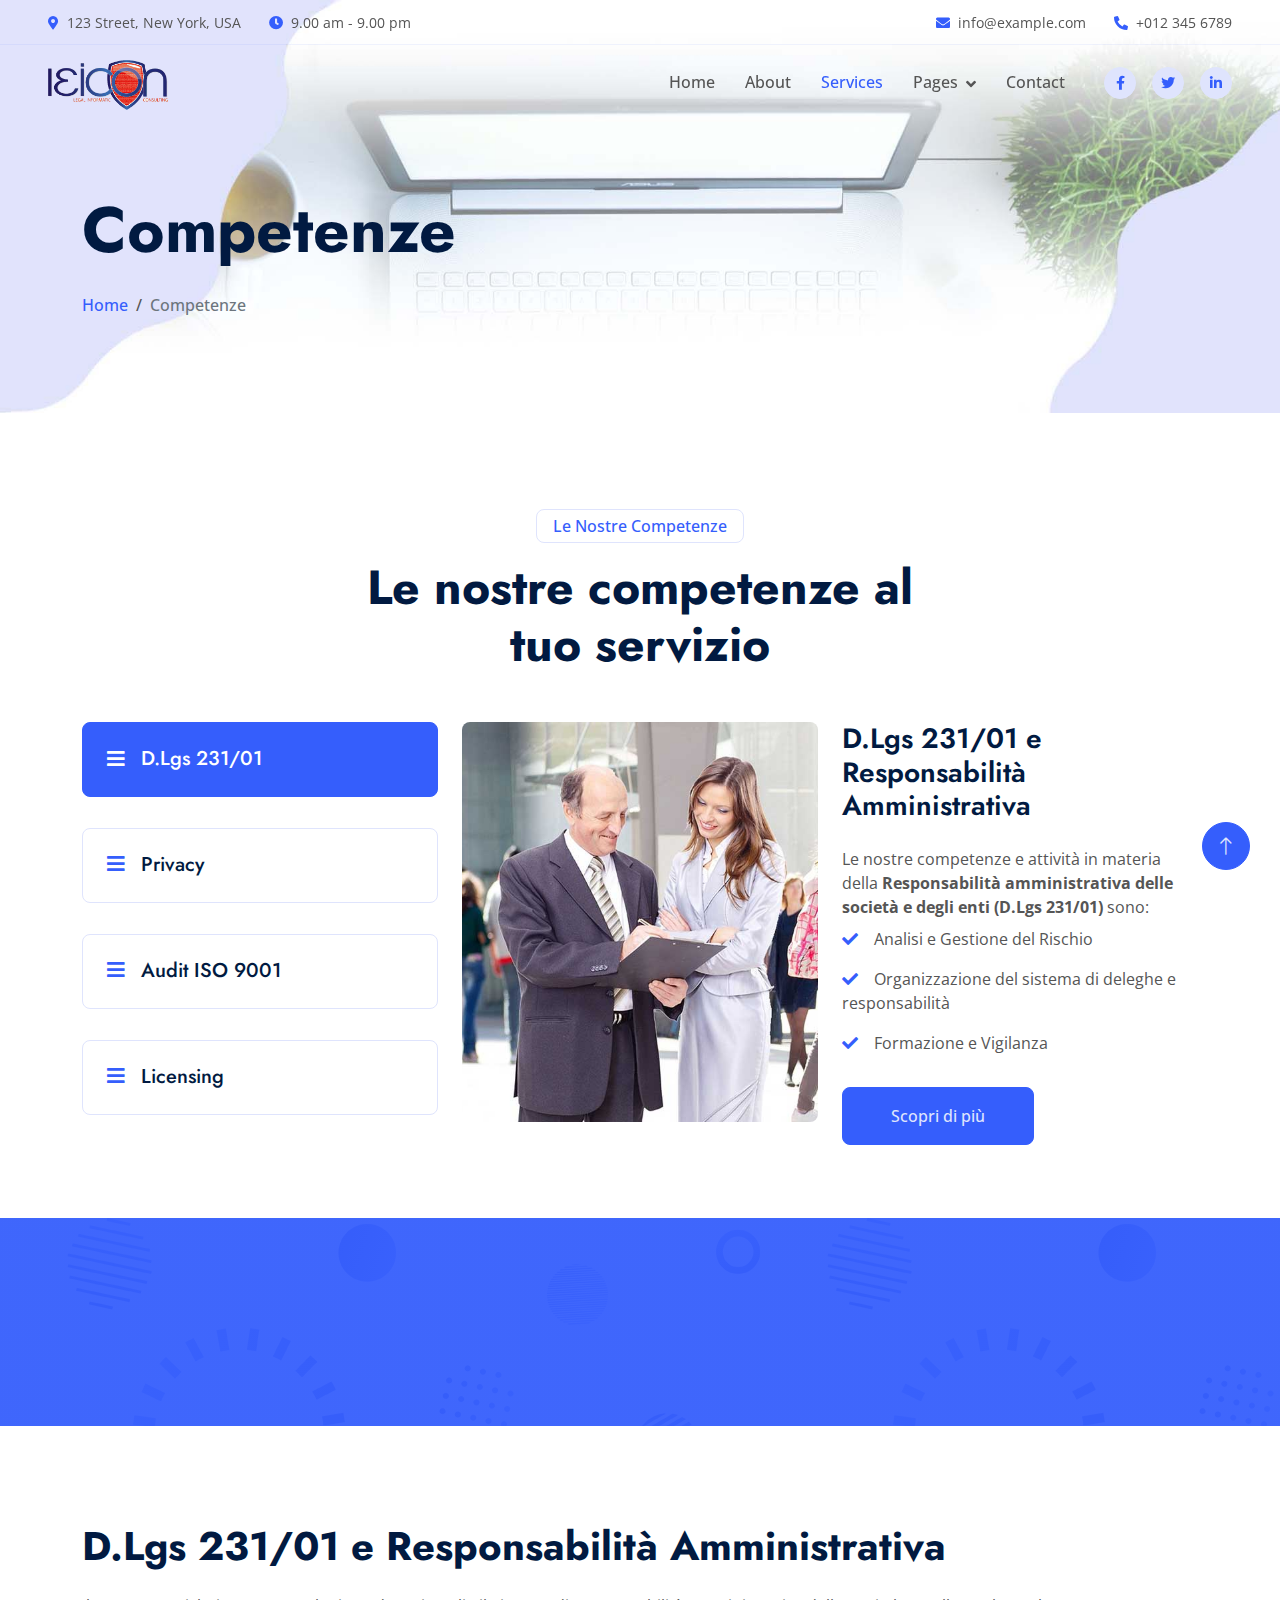
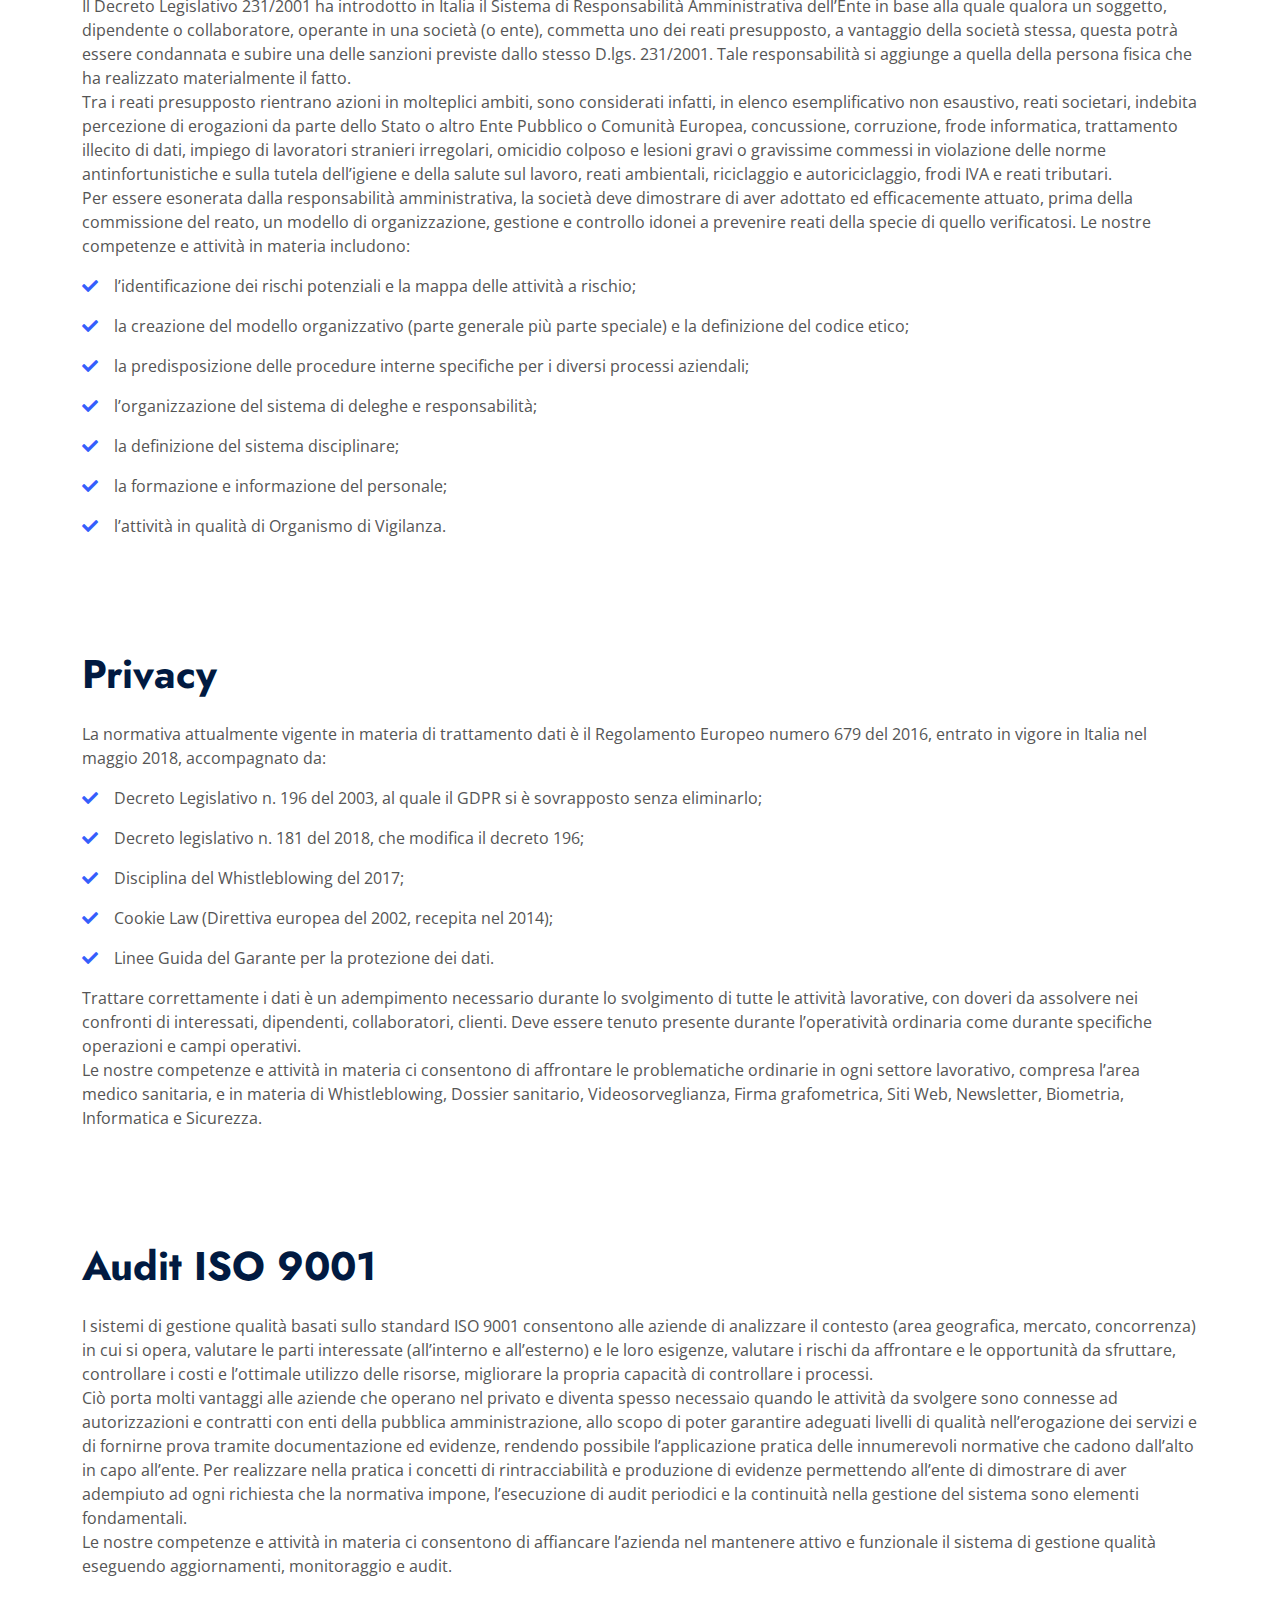
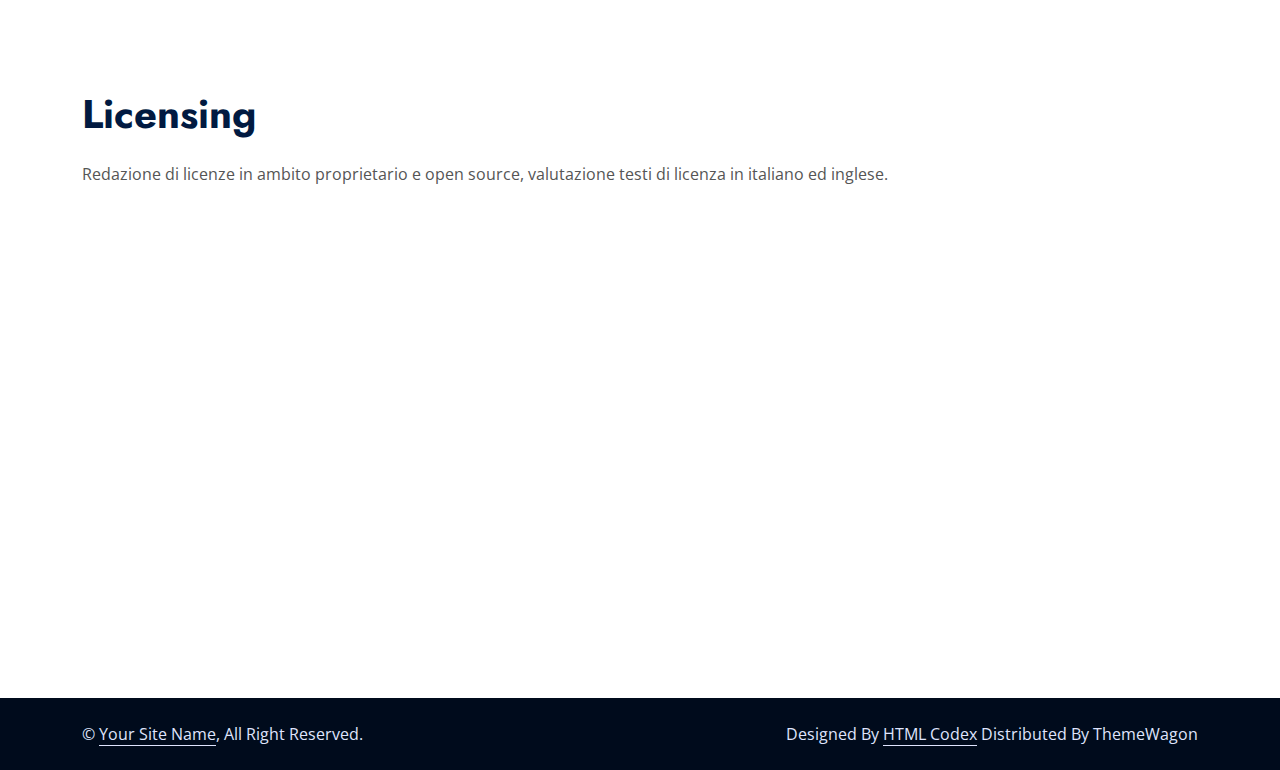
<file: service.html>
<!DOCTYPE html>
<html lang="en">

<head>
    <meta charset="utf-8">
    <title>Leicon - Competenze</title>
    <meta content="width=device-width, initial-scale=1.0" name="viewport">
    <meta content="" name="keywords">
    <meta content="" name="description">

    <!-- Favicon -->
    <link href="./img/logo_leicon.png" rel="icon">

    <!-- Google Web Fonts -->
    <link rel="preconnect" href="https://fonts.googleapis.com">
    <link rel="preconnect" href="https://fonts.gstatic.com" crossorigin>
    <link
        href="https://fonts.googleapis.com/css2?family=Jost:wght@500;600;700&family=Open+Sans:wght@400;500&display=swap"
        rel="stylesheet">

    <!-- Icon Font Stylesheet -->
    <link href="https://cdnjs.cloudflare.com/ajax/libs/font-awesome/5.10.0/css/all.min.css" rel="stylesheet">
    <link href="https://cdn.jsdelivr.net/npm/bootstrap-icons@1.4.1/font/bootstrap-icons.css" rel="stylesheet">

    <!-- Libraries Stylesheet -->
    <link href="lib/animate/animate.min.css" rel="stylesheet">
    <link href="lib/owlcarousel/assets/owl.carousel.min.css" rel="stylesheet">

    <!-- Customized Bootstrap Stylesheet -->
    <link href="css/bootstrap.min.css" rel="stylesheet">

    <!-- Template Stylesheet -->
    <link href="css/style.css" rel="stylesheet">
</head>

<body>
    <!-- Spinner Start -->
    <div id="spinner"
        class="show bg-white position-fixed translate-middle w-100 vh-100 top-50 start-50 d-flex align-items-center justify-content-center">
        <div class="spinner-border text-primary" role="status" style="width: 3rem; height: 3rem;"></div>
    </div>
    <!-- Spinner End -->


    <!-- Navbar Start -->
    <header>
        <div class="container-fluid fixed-top px-0 wow fadeIn" data-wow-delay="0.1s">
            <div class="top-bar row gx-0 align-items-center d-none d-lg-flex">
                <div class="col-lg-6 px-5 text-start">
                    <small><i class="fa fa-map-marker-alt text-primary me-2"></i>123 Street, New York, USA</small>
                    <small class="ms-4"><i class="fa fa-clock text-primary me-2"></i>9.00 am - 9.00 pm</small>
                </div>
                <div class="col-lg-6 px-5 text-end">
                    <small><i class="fa fa-envelope text-primary me-2"></i>info@example.com</small>
                    <small class="ms-4"><i class="fa fa-phone-alt text-primary me-2"></i>+012 345 6789</small>
                </div>
            </div>

            <nav class="navbar navbar-expand-lg navbar-light py-lg-0 px-lg-5 wow fadeIn" data-wow-delay="0.1s">
                <a href="index.html" class="navbar-brand ms-4 ms-lg-0">
                    <h1 class="display-5 text-primary m-0">
                        <h1 class="text-primary m-0"><img class="me-2" src="./img/logo_leicon_nav.png" width="120">
                        </h1>
                    </h1>
                </a>
                <button type="button" class="navbar-toggler me-4" data-bs-toggle="collapse"
                    data-bs-target="#navbarCollapse">
                    <span class="navbar-toggler-icon"></span>
                </button>
                <div class="collapse navbar-collapse" id="navbarCollapse">
                    <div class="navbar-nav ms-auto p-4 p-lg-0">
                        <a href="index.html" class="nav-item nav-link">Home</a>
                        <a href="about.html" class="nav-item nav-link">About</a>
                        <a href="service.html" class="nav-item nav-link active">Services</a>
                        <div class="nav-item dropdown">
                            <a href="#" class="nav-link dropdown-toggle" data-bs-toggle="dropdown">Pages</a>
                            <div class="dropdown-menu border-light m-0">
                                <a href="project.html" class="dropdown-item">Projects</a>
                                <a href="feature.html" class="dropdown-item">Features</a>
                                <a href="team.html" class="dropdown-item">Team Member</a>
                                <a href="testimonial.html" class="dropdown-item">Testimonial</a>
                                <a href="404.html" class="dropdown-item">404 Page</a>
                            </div>
                        </div>
                        <a href="contact.html" class="nav-item nav-link">Contact</a>
                    </div>
                    <div class="d-none d-lg-flex ms-2">
                        <a class="btn btn-light btn-sm-square rounded-circle ms-3" href="">
                            <small class="fab fa-facebook-f text-primary"></small>
                        </a>
                        <a class="btn btn-light btn-sm-square rounded-circle ms-3" href="">
                            <small class="fab fa-twitter text-primary"></small>
                        </a>
                        <a class="btn btn-light btn-sm-square rounded-circle ms-3" href="">
                            <small class="fab fa-linkedin-in text-primary"></small>
                        </a>
                    </div>
                </div>
            </nav>
        </div>
    </header>
    <!-- Navbar End -->


    <main>
        <!-- Page Header Start -->
        <div class="container-fluid page-header mb-5 wow fadeIn" data-wow-delay="0.1s">
            <div class="container">
                <h1 class="display-3 mb-4 animated slideInDown">Competenze</h1>
                <nav aria-label="breadcrumb animated slideInDown">
                    <ol class="breadcrumb mb-0">
                        <li class="breadcrumb-item"><a href="./index.html">Home</a></li>
                        <li class="breadcrumb-item active" aria-current="page">Competenze</li>
                    </ol>
                </nav>
            </div>
        </div>
        <!-- Page Header End -->


        <!-- Service Start -->
        <div class="container-xxl service py-5">
            <div class="container">
                <div class="text-center mx-auto wow fadeInUp" data-wow-delay="0.1s" style="max-width: 600px;">
                    <p class="d-inline-block border rounded text-primary fw-semi-bold py-1 px-3">Le Nostre Competenze
                    </p>
                    <h1 class="display-5 mb-5">Le nostre competenze al tuo servizio</h1>
                </div>
                <div class="row g-4 wow fadeInUp" data-wow-delay="0.3s">
                    <div class="col-lg-4">
                        <div class="nav nav-pills d-flex justify-content-between w-100 h-100 me-4">
                            <button class="nav-link w-100 d-flex align-items-center text-start border p-4 mb-4 active"
                                style="height: 75px;" data-bs-toggle="pill" data-bs-target="#tab-pane-1" type="button">
                                <h5 class="d-flex align-items-center m-0"><i
                                        class="fa fa-bars text-primary me-3"></i>D.Lgs
                                    231/01</h5>
                            </button>
                            <button class="nav-link w-100 d-flex align-items-center text-start border p-4 mb-4"
                                style="height: 75px;" data-bs-toggle="pill" data-bs-target="#tab-pane-2" type="button">
                                <h5 class="m-0"><i class="fa fa-bars text-primary me-3"></i>Privacy</h5>
                            </button>
                            <button class="nav-link w-100 d-flex align-items-center text-start border p-4 mb-4"
                                style="height: 75px;" data-bs-toggle="pill" data-bs-target="#tab-pane-3" type="button">
                                <h5 class="m-0"><i class="fa fa-bars text-primary me-3"></i>Audit ISO 9001</h5>
                            </button>
                            <button class="nav-link w-100 d-flex align-items-center text-start border p-4 mb-0"
                                style="height: 75px;" data-bs-toggle="pill" data-bs-target="#tab-pane-4" type="button">
                                <h5 class="m-0"><i class="fa fa-bars text-primary me-3"></i>Licensing</h5>
                            </button>
                        </div>
                    </div>
                    <div class="col-lg-8">
                        <div class="tab-content w-100">
                            <div class="tab-pane fade show active" id="tab-pane-1">
                                <div class="row g-4">
                                    <div class="col-md-6" style="min-height: 350px;">
                                        <div class="position-relative h-100">
                                            <img class="position-absolute rounded w-100 h-100" src="./img/service-1.jpg"
                                                style="object-fit: cover;" alt="">
                                        </div>
                                    </div>
                                    <div class="col-md-6" style="height: 400px;">
                                        <h3 class="mb-4">D.Lgs 231/01 e Responsabilità Amministrativa</h3>
                                        <p class="mb-2">Le nostre competenze e attività in materia della
                                            <strong>Responsabilità amministrativa delle società e degli enti (D.Lgs
                                                231/01)</strong> sono:
                                        </p>
                                        <p><i class="fa fa-check text-primary me-3"></i>Analisi e Gestione del Rischio
                                        </p>
                                        <p><i class="fa fa-check text-primary me-3"></i>Organizzazione del sistema di
                                            deleghe e responsabilità</p>
                                        <p><i class="fa fa-check text-primary me-3"></i>Formazione e Vigilanza</p>
                                        <a href="#dlgs-ra" class="btn btn-primary py-3 px-5 mt-3">Scopri di più</a>
                                    </div>
                                </div>
                            </div>
                            <div class="tab-pane fade" id="tab-pane-2">
                                <div class="row g-4">
                                    <div class="col-md-6" style="min-height: 350px;">
                                        <div class="position-relative h-100">
                                            <img class="position-absolute rounded w-100 h-100" src="./img/service-2.jpg"
                                                style="object-fit: cover;" alt="">
                                        </div>
                                    </div>
                                    <div class="col-md-6" style="height: 400px;">
                                        <h3 class="mb-4">Privacy</h3>
                                        <p class="mb-4">Le nostre competenze e attività in materia ci consentono di
                                            affrontare le problematiche ordinarie in ogni settore lavorativo, come ad
                                            esempio: </p>
                                        <p><i class="fa fa-check text-primary me-3"></i>Area Medico-Sanitario</p>
                                        <p><i class="fa fa-check text-primary me-3"></i>Aggiunger eltro settore in cui
                                            c'è
                                            mercato</p>
                                        <p><i class="fa fa-check text-primary me-3"></i>Aggiunger eltro settore in cui
                                            c'è
                                            mercato</p>
                                        <p><i class="fa fa-check text-primary me-3"></i>Aggiunger eltro settore in cui
                                            c'è
                                            mercato</p>
                                        <a href="#privicy" class="btn btn-primary py-3 px-5 mt-3">Scopri di più</a>
                                    </div>
                                </div>
                            </div>
                            <div class="tab-pane fade" id="tab-pane-3">
                                <div class="row g-4">
                                    <div class="col-md-6" style="min-height: 350px;">
                                        <div class="position-relative h-100">
                                            <img class="position-absolute rounded w-100 h-100" src="img/service-3.jpg"
                                                style="object-fit: cover;" alt="">
                                        </div>
                                    </div>
                                    <div class="col-md-6" style="height: 400px;">
                                        <h3 class="mb-4">Audit ISO 9001</h3>
                                        <p class="mb-4">Le nostre competenze e attività in materia ci consentono di
                                            affiancare l’azienda nel mantenere
                                            attivo e funzionale il sistema di gestione qualità eseguendo: </p>
                                        <p><i class="fa fa-check text-primary me-3"></i>Aggiornamenti</p>
                                        <p><i class="fa fa-check text-primary me-3"></i>Monitoraggio</p>
                                        <p><i class="fa fa-check text-primary me-3"></i>Audit</p>
                                        <a href="#audit" class="btn btn-primary py-3 px-5 mt-3">Scopri di più</a>
                                    </div>
                                </div>
                            </div>
                            <div class="tab-pane fade" id="tab-pane-4">
                                <div class="row g-4">
                                    <div class="col-md-6" style="min-height: 350px;">
                                        <div class="position-relative h-100">
                                            <img class="position-absolute rounded w-100 h-100" src="img/service-4.jpg"
                                                style="object-fit: cover;" alt="">
                                        </div>
                                    </div>
                                    <div class="col-md-6" style="height: 400px;">
                                        <h3 class="mb-4">Licensing</h3>
                                        <div class="mb-4"> Le nostre competenze in termini di Licenze ci permette:
                                            <p><i class="fa fa-check text-primary me-3"></i>Redazione di licenze in
                                                ambito
                                                proprietario e open source</p>
                                            <p><i class="fa fa-check text-primary me-3"></i>Valutazione testi di licenza
                                                in
                                                Italiano</p>
                                            <p><i class="fa fa-check text-primary me-3"></i>Valutazione testi di licenza
                                                in
                                                Inglese</p>
                                            <a href="#licensing" class="btn btn-primary py-3 px-5 mt-3">Scopri di più</a>
                                        </div>
                                    </div>
                                </div>
                            </div>
                        </div>
                    </div>
                </div>
            </div>
        </div>
        <div class="container-fluid facts my-5 py-5">
            <div class="container py-5">
                <div class="row g-5">
                    <div class="col-sm-6 col-lg-3 text-center wow fadeIn" data-wow-delay="0.1s">

                    </div>
                    <div class="col-sm-6 col-lg-3 text-center wow fadeIn" data-wow-delay="0.3s">

                    </div>
                    <div class="col-sm-6 col-lg-3 text-center wow fadeIn" data-wow-delay="0.5s">

                    </div>
                    <div class="col-sm-6 col-lg-3 text-center wow fadeIn" data-wow-delay="0.7s">
                    </div>
                </div>
            </div>
            <p id="dlgs-ra"></p>
        </div>
        <!-- Service End -->
        <div class="container">
            <div class="py-5">
                <h1 class="mb-4">D.Lgs 231/01 e Responsabilità Amministrativa</h1>
                <p>
                    Il Decreto Legislativo 231/2001 ha introdotto in Italia il Sistema di Responsabilità Amministrativa dell’Ente in base alla quale qualora un soggetto, dipendente o collaboratore, operante in una società (o ente), commetta uno dei reati presupposto, a vantaggio della società stessa, questa potrà essere condannata e subire una delle sanzioni previste dallo stesso D.lgs. 231/2001. Tale responsabilità si aggiunge a quella della persona fisica che ha realizzato materialmente il fatto.<br>
                    Tra i reati presupposto rientrano azioni in molteplici ambiti, sono considerati infatti, in elenco esemplificativo non esaustivo, reati societari, indebita percezione di erogazioni da parte dello Stato o altro Ente Pubblico o Comunità Europea, concussione, corruzione, frode informatica, trattamento illecito di dati, impiego di lavoratori stranieri irregolari, omicidio colposo e lesioni gravi o gravissime commessi in violazione delle norme antinfortunistiche e sulla tutela dell’igiene e della salute sul lavoro, reati ambientali, riciclaggio e autoriciclaggio, frodi IVA e reati tributari.<br>
                    Per essere esonerata dalla responsabilità amministrativa, la società deve dimostrare di aver adottato ed efficacemente attuato, prima della commissione del reato, un modello di organizzazione, gestione e controllo idonei a prevenire reati della specie di quello verificatosi. Le nostre competenze e attività in materia includono:
                <p><i class="fa fa-check text-primary me-3"></i>l’identificazione dei rischi potenziali e la mappa delle
                    attività a rischio;</p>
                <p><i class="fa fa-check text-primary me-3"></i>la creazione del modello organizzativo (parte generale
                    più parte speciale) e la definizione del codice etico;</p>
                <p><i class="fa fa-check text-primary me-3"></i>la predisposizione delle procedure interne specifiche
                    per i diversi processi aziendali;</p>
                <p><i class="fa fa-check text-primary me-3"></i>l’organizzazione del sistema di deleghe e
                    responsabilità;</p>
                <p><i class="fa fa-check text-primary me-3"></i>la definizione del sistema disciplinare;</p>
                <p><i class="fa fa-check text-primary me-3"></i>la formazione e informazione del personale;</p>
                <p><i class="fa fa-check text-primary me-3"></i>l’attività in qualità di Organismo di Vigilanza.</p>
                </p>
                <p id="privicy"></p>
            </div>
            <div class="py-5">
                <h1 class="mb-4">Privacy</h1>
                <p>
                    La normativa attualmente vigente in materia di trattamento dati è il Regolamento Europeo numero 679 del 2016, entrato in vigore in Italia nel maggio 2018, accompagnato da:
                <p><i class="fa fa-check text-primary me-3"></i>Decreto Legislativo n. 196 del 2003, al quale il GDPR si
                    è sovrapposto senza eliminarlo;</p>
                <p><i class="fa fa-check text-primary me-3"></i>Decreto legislativo n. 181 del 2018, che modifica il
                    decreto 196;</p>
                <p><i class="fa fa-check text-primary me-3"></i>Disciplina del Whistleblowing del 2017;</p>
                <p><i class="fa fa-check text-primary me-3"></i>Cookie Law (Direttiva europea del 2002, recepita nel
                    2014);</p>
                <p><i class="fa fa-check text-primary me-3"></i>Linee Guida del Garante per la protezione dei dati.</p>
                Trattare correttamente i dati è un adempimento necessario durante lo svolgimento di tutte le attività lavorative, con doveri da assolvere nei confronti di interessati, dipendenti, collaboratori, clienti. Deve essere tenuto presente durante l’operatività ordinaria come durante specifiche operazioni e campi operativi.<br> Le nostre competenze e attività in materia ci consentono di affrontare le problematiche ordinarie in ogni settore lavorativo, compresa l’area medico sanitaria, e in materia di Whistleblowing, Dossier sanitario, Videosorveglianza, Firma grafometrica, Siti Web, Newsletter, Biometria, Informatica e Sicurezza.
                </p>

                <p id="audit"></p>
            </div>
            <div class="py-5">

                <h1 class="mb-4">Audit ISO 9001</h1>
                <p>I sistemi di gestione qualità basati sullo standard ISO 9001 consentono alle aziende di analizzare il contesto (area geografica, mercato, concorrenza) in cui si opera, valutare le parti interessate (all’interno e all’esterno) e le loro esigenze, valutare i rischi da affrontare e le opportunità da sfruttare, controllare i costi e l’ottimale utilizzo delle risorse, migliorare la propria capacità di controllare i processi.<br>
                    Ciò porta molti vantaggi alle aziende che operano nel privato e diventa spesso necessaio quando le attività da svolgere sono connesse ad autorizzazioni e contratti con enti della pubblica amministrazione, allo scopo di poter garantire adeguati livelli di qualità nell’erogazione dei servizi e di fornirne prova tramite documentazione ed evidenze, rendendo possibile l’applicazione pratica delle innumerevoli normative che cadono dall’alto in capo all’ente. Per realizzare nella pratica i concetti di rintracciabilità e produzione di evidenze permettendo all’ente di dimostrare di aver adempiuto ad ogni richiesta che la normativa impone, l’esecuzione di audit periodici e la continuità nella gestione del sistema sono elementi fondamentali.<br>
                    Le nostre competenze e attività in materia ci consentono di affiancare l’azienda nel mantenere attivo e funzionale il sistema di gestione qualità eseguendo aggiornamenti, monitoraggio e audit.
                </p>
                <p id="licensing"></p>
            </div>
            <div class="py-5">
                <h1 class="mb-4">Licensing</h1>
                <p>Redazione di licenze in ambito proprietario e open source, valutazione testi di licenza in italiano
                    ed inglese.</p>
            </div>
        </div>
    </main>


    <!-- Footer Start -->
    <footer class="container-fluid bg-dark text-light footer mt-5 py-5 wow fadeIn" data-wow-delay="0.1s">
        <div class="container py-5">
            <div class="row g-5">
                <div class="col-lg-3 col-md-6">
                    <h4 class="text-white mb-4">Our Office</h4>
                    <p class="mb-2"><i class="fa fa-map-marker-alt me-3"></i>123 Street, New York, USA</p>
                    <p class="mb-2"><i class="fa fa-phone-alt me-3"></i>+012 345 67890</p>
                    <p class="mb-2"><i class="fa fa-envelope me-3"></i>info@example.com</p>
                    <div class="d-flex pt-2">
                        <a class="btn btn-square btn-outline-light rounded-circle me-2" href=""><i
                                class="fab fa-twitter"></i></a>
                        <a class="btn btn-square btn-outline-light rounded-circle me-2" href=""><i
                                class="fab fa-facebook-f"></i></a>
                        <a class="btn btn-square btn-outline-light rounded-circle me-2" href=""><i
                                class="fab fa-youtube"></i></a>
                        <a class="btn btn-square btn-outline-light rounded-circle me-2" href=""><i
                                class="fab fa-linkedin-in"></i></a>
                    </div>
                </div>
                <div class="col-lg-3 col-md-6">
                    <h4 class="text-white mb-4">Services</h4>
                    <a class="btn btn-link" href="">Financial Planning</a>
                    <a class="btn btn-link" href="">Cash Investment</a>
                    <a class="btn btn-link" href="">Financial Consultancy</a>
                    <a class="btn btn-link" href="">Business Loans</a>
                    <a class="btn btn-link" href="">Business Analysis</a>
                </div>
                <div class="col-lg-3 col-md-6">
                    <h4 class="text-white mb-4">Quick Links</h4>
                    <a class="btn btn-link" href="">About Us</a>
                    <a class="btn btn-link" href="">Contact Us</a>
                    <a class="btn btn-link" href="">Our Services</a>
                    <a class="btn btn-link" href="">Terms & Condition</a>
                    <a class="btn btn-link" href="">Support</a>
                </div>
                <div class="col-lg-3 col-md-6">
                    <h4 class="text-white mb-4">Newsletter</h4>
                    <p>Dolor amet sit justo amet elitr clita ipsum elitr est.</p>
                    <div class="position-relative w-100">
                        <input class="form-control bg-white border-0 w-100 py-3 ps-4 pe-5" type="text"
                            placeholder="Your email">
                        <button type="button"
                            class="btn btn-primary py-2 position-absolute top-0 end-0 mt-2 me-2">SignUp</button>
                    </div>
                </div>
            </div>
        </div>
    </footer>
    <!-- Footer End -->


    <!-- Copyright Start -->
    <div class="container-fluid copyright py-4">
        <div class="container">
            <div class="row">
                <div class="col-md-6 text-center text-md-start mb-3 mb-md-0">
                    &copy; <a class="border-bottom" href="#">Your Site Name</a>, All Right Reserved.
                </div>
                <div class="col-md-6 text-center text-md-end">
                    <!--/*** This template is free as long as you keep the footer author’s credit link/attribution link/backlink. If you'd like to use the template without the footer author’s credit link/attribution link/backlink, you can purchase the Credit Removal License from "https://htmlcodex.com/credit-removal". Thank you for your support. ***/-->
                    Designed By <a class="border-bottom" href="https://htmlcodex.com">HTML Codex</a> Distributed By <a
                        href="https://themewagon.com">ThemeWagon</a>
                </div>
            </div>
        </div>
    </div>
    <!-- Copyright End -->


    <!-- Back to Top -->
    <a href="#" class="btn btn-lg btn-primary btn-lg-square rounded-circle back-to-top"><i
            class="bi bi-arrow-up"></i></a>


    <!-- JavaScript Libraries -->
    <script src="https://code.jquery.com/jquery-3.4.1.min.js"></script>
    <script src="https://cdn.jsdelivr.net/npm/bootstrap@5.0.0/dist/js/bootstrap.bundle.min.js"></script>
    <script src="lib/wow/wow.min.js"></script>
    <script src="lib/easing/easing.min.js"></script>
    <script src="lib/waypoints/waypoints.min.js"></script>
    <script src="lib/owlcarousel/owl.carousel.min.js"></script>
    <script src="lib/counterup/counterup.min.js"></script>

    <!-- Template Javascript -->
    <script src="js/main.js"></script>
</body>

</html>
</file>
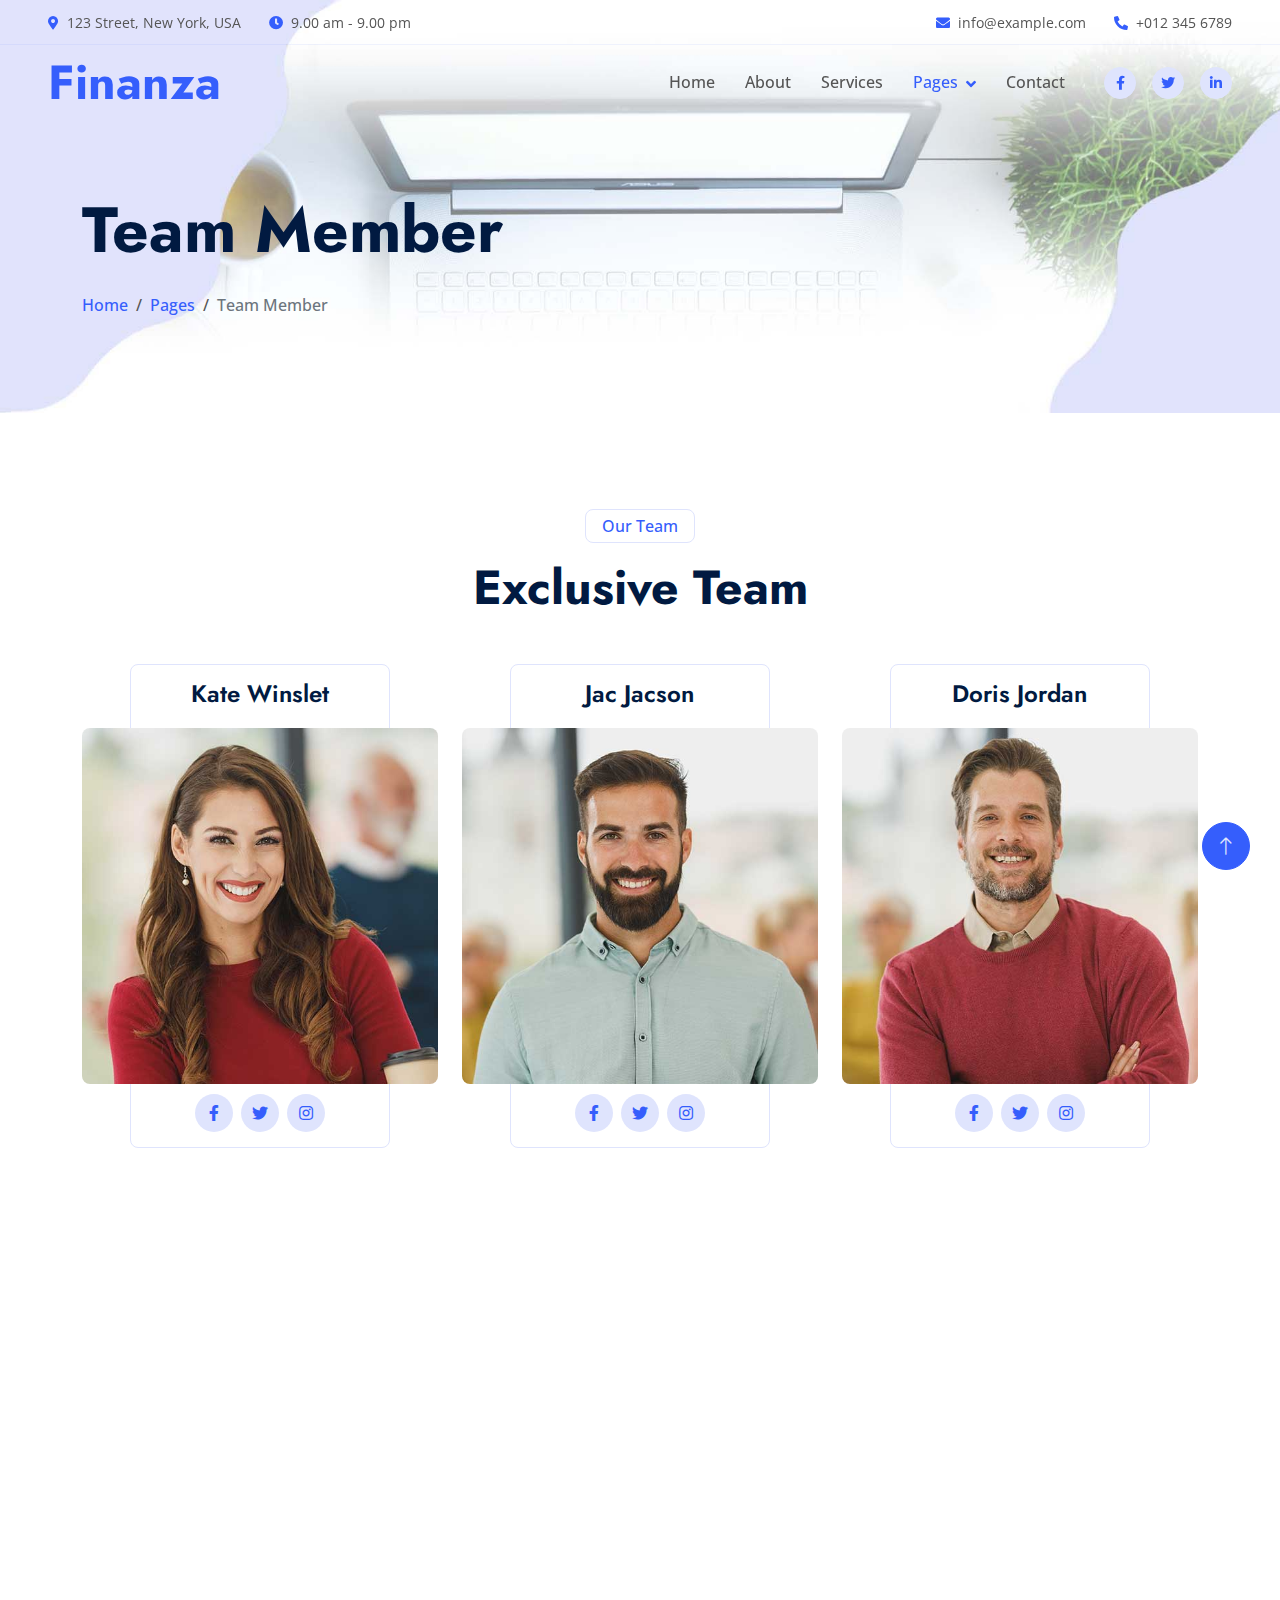
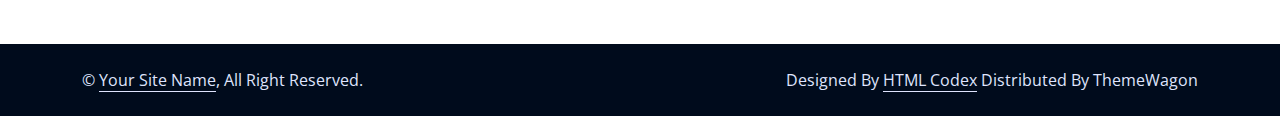
<file: team.html>
<!DOCTYPE html>
<html lang="en">

<head>
    <meta charset="utf-8">
    <title>Finanza - Financial Services Website Template</title>
    <meta content="width=device-width, initial-scale=1.0" name="viewport">
    <meta content="" name="keywords">
    <meta content="" name="description">

    <!-- Favicon -->
    <link href="img/favicon.ico" rel="icon">

    <!-- Google Web Fonts -->
    <link rel="preconnect" href="https://fonts.googleapis.com">
    <link rel="preconnect" href="https://fonts.gstatic.com" crossorigin>
    <link
        href="https://fonts.googleapis.com/css2?family=Jost:wght@500;600;700&family=Open+Sans:wght@400;500&display=swap"
        rel="stylesheet">

    <!-- Icon Font Stylesheet -->
    <link href="https://cdnjs.cloudflare.com/ajax/libs/font-awesome/5.10.0/css/all.min.css" rel="stylesheet">
    <link href="https://cdn.jsdelivr.net/npm/bootstrap-icons@1.4.1/font/bootstrap-icons.css" rel="stylesheet">

    <!-- Libraries Stylesheet -->
    <link href="lib/animate/animate.min.css" rel="stylesheet">
    <link href="lib/owlcarousel/assets/owl.carousel.min.css" rel="stylesheet">

    <!-- Customized Bootstrap Stylesheet -->
    <link href="css/bootstrap.min.css" rel="stylesheet">

    <!-- Template Stylesheet -->
    <link href="css/style.css" rel="stylesheet">
</head>

<body>
    <!-- Spinner Start -->
    <div id="spinner"
        class="show bg-white position-fixed translate-middle w-100 vh-100 top-50 start-50 d-flex align-items-center justify-content-center">
        <div class="spinner-border text-primary" role="status" style="width: 3rem; height: 3rem;"></div>
    </div>
    <!-- Spinner End -->


    <!-- Navbar Start -->
    <div class="container-fluid fixed-top px-0 wow fadeIn" data-wow-delay="0.1s">
        <div class="top-bar row gx-0 align-items-center d-none d-lg-flex">
            <div class="col-lg-6 px-5 text-start">
                <small><i class="fa fa-map-marker-alt text-primary me-2"></i>123 Street, New York, USA</small>
                <small class="ms-4"><i class="fa fa-clock text-primary me-2"></i>9.00 am - 9.00 pm</small>
            </div>
            <div class="col-lg-6 px-5 text-end">
                <small><i class="fa fa-envelope text-primary me-2"></i>info@example.com</small>
                <small class="ms-4"><i class="fa fa-phone-alt text-primary me-2"></i>+012 345 6789</small>
            </div>
        </div>

        <nav class="navbar navbar-expand-lg navbar-light py-lg-0 px-lg-5 wow fadeIn" data-wow-delay="0.1s">
            <a href="index.html" class="navbar-brand ms-4 ms-lg-0">
                <h1 class="display-5 text-primary m-0">Finanza</h1>
            </a>
            <button type="button" class="navbar-toggler me-4" data-bs-toggle="collapse"
                data-bs-target="#navbarCollapse">
                <span class="navbar-toggler-icon"></span>
            </button>
            <div class="collapse navbar-collapse" id="navbarCollapse">
                <div class="navbar-nav ms-auto p-4 p-lg-0">
                    <a href="index.html" class="nav-item nav-link">Home</a>
                    <a href="about.html" class="nav-item nav-link">About</a>
                    <a href="service.html" class="nav-item nav-link">Services</a>
                    <div class="nav-item dropdown">
                        <a href="#" class="nav-link dropdown-toggle active" data-bs-toggle="dropdown">Pages</a>
                        <div class="dropdown-menu border-light m-0">
                            <a href="project.html" class="dropdown-item">Projects</a>
                            <a href="feature.html" class="dropdown-item">Features</a>
                            <a href="team.html" class="dropdown-item active">Team Member</a>
                            <a href="testimonial.html" class="dropdown-item">Testimonial</a>
                            <a href="404.html" class="dropdown-item">404 Page</a>
                        </div>
                    </div>
                    <a href="contact.html" class="nav-item nav-link">Contact</a>
                </div>
                <div class="d-none d-lg-flex ms-2">
                    <a class="btn btn-light btn-sm-square rounded-circle ms-3" href="">
                        <small class="fab fa-facebook-f text-primary"></small>
                    </a>
                    <a class="btn btn-light btn-sm-square rounded-circle ms-3" href="">
                        <small class="fab fa-twitter text-primary"></small>
                    </a>
                    <a class="btn btn-light btn-sm-square rounded-circle ms-3" href="">
                        <small class="fab fa-linkedin-in text-primary"></small>
                    </a>
                </div>
            </div>
        </nav>
    </div>
    <!-- Navbar End -->


    <!-- Page Header Start -->
    <div class="container-fluid page-header mb-5 wow fadeIn" data-wow-delay="0.1s">
        <div class="container">
            <h1 class="display-3 mb-4 animated slideInDown">Team Member</h1>
            <nav aria-label="breadcrumb animated slideInDown">
                <ol class="breadcrumb mb-0">
                    <li class="breadcrumb-item"><a href="#">Home</a></li>
                    <li class="breadcrumb-item"><a href="#">Pages</a></li>
                    <li class="breadcrumb-item active" aria-current="page">Team Member</li>
                </ol>
            </nav>
        </div>
    </div>
    <!-- Page Header End -->


    <!-- Team Start -->
    <div class="container-xxl py-5">
        <div class="container">
            <div class="text-center mx-auto wow fadeInUp" data-wow-delay="0.1s" style="max-width: 600px;">
                <p class="d-inline-block border rounded text-primary fw-semi-bold py-1 px-3">Our Team</p>
                <h1 class="display-5 mb-5">Exclusive Team</h1>
            </div>
            <div class="row g-4">
                <div class="col-lg-4 col-md-6 wow fadeInUp" data-wow-delay="0.1s">
                    <div class="team-item">
                        <img class="img-fluid rounded" src="img/team-1.jpg" alt="">
                        <div class="team-text">
                            <h4 class="mb-0">Kate Winslet</h4>
                            <div class="team-social d-flex">
                                <a class="btn btn-square rounded-circle mx-1" href=""><i
                                        class="fab fa-facebook-f"></i></a>
                                <a class="btn btn-square rounded-circle mx-1" href=""><i class="fab fa-twitter"></i></a>
                                <a class="btn btn-square rounded-circle mx-1" href=""><i
                                        class="fab fa-instagram"></i></a>
                            </div>
                        </div>
                    </div>
                </div>
                <div class="col-lg-4 col-md-6 wow fadeInUp" data-wow-delay="0.3s">
                    <div class="team-item">
                        <img class="img-fluid rounded" src="img/team-2.jpg" alt="">
                        <div class="team-text">
                            <h4 class="mb-0">Jac Jacson</h4>
                            <div class="team-social d-flex">
                                <a class="btn btn-square rounded-circle mx-1" href=""><i
                                        class="fab fa-facebook-f"></i></a>
                                <a class="btn btn-square rounded-circle mx-1" href=""><i class="fab fa-twitter"></i></a>
                                <a class="btn btn-square rounded-circle mx-1" href=""><i
                                        class="fab fa-instagram"></i></a>
                            </div>
                        </div>
                    </div>
                </div>
                <div class="col-lg-4 col-md-6 wow fadeInUp" data-wow-delay="0.5s">
                    <div class="team-item">
                        <img class="img-fluid rounded" src="img/team-3.jpg" alt="">
                        <div class="team-text">
                            <h4 class="mb-0">Doris Jordan</h4>
                            <div class="team-social d-flex">
                                <a class="btn btn-square rounded-circle mx-1" href=""><i
                                        class="fab fa-facebook-f"></i></a>
                                <a class="btn btn-square rounded-circle mx-1" href=""><i class="fab fa-twitter"></i></a>
                                <a class="btn btn-square rounded-circle mx-1" href=""><i
                                        class="fab fa-instagram"></i></a>
                            </div>
                        </div>
                    </div>
                </div>
            </div>
        </div>
    </div>
    <!-- Team End -->


    <!-- Footer Start -->
    <div class="container-fluid bg-dark text-light footer mt-5 py-5 wow fadeIn" data-wow-delay="0.1s">
        <div class="container py-5">
            <div class="row g-5">
                <div class="col-lg-3 col-md-6">
                    <h4 class="text-white mb-4">Our Office</h4>
                    <p class="mb-2"><i class="fa fa-map-marker-alt me-3"></i>123 Street, New York, USA</p>
                    <p class="mb-2"><i class="fa fa-phone-alt me-3"></i>+012 345 67890</p>
                    <p class="mb-2"><i class="fa fa-envelope me-3"></i>info@example.com</p>
                    <div class="d-flex pt-2">
                        <a class="btn btn-square btn-outline-light rounded-circle me-2" href=""><i
                                class="fab fa-twitter"></i></a>
                        <a class="btn btn-square btn-outline-light rounded-circle me-2" href=""><i
                                class="fab fa-facebook-f"></i></a>
                        <a class="btn btn-square btn-outline-light rounded-circle me-2" href=""><i
                                class="fab fa-youtube"></i></a>
                        <a class="btn btn-square btn-outline-light rounded-circle me-2" href=""><i
                                class="fab fa-linkedin-in"></i></a>
                    </div>
                </div>
                <div class="col-lg-3 col-md-6">
                    <h4 class="text-white mb-4">Services</h4>
                    <a class="btn btn-link" href="">Financial Planning</a>
                    <a class="btn btn-link" href="">Cash Investment</a>
                    <a class="btn btn-link" href="">Financial Consultancy</a>
                    <a class="btn btn-link" href="">Business Loans</a>
                    <a class="btn btn-link" href="">Business Analysis</a>
                </div>
                <div class="col-lg-3 col-md-6">
                    <h4 class="text-white mb-4">Quick Links</h4>
                    <a class="btn btn-link" href="">About Us</a>
                    <a class="btn btn-link" href="">Contact Us</a>
                    <a class="btn btn-link" href="">Our Services</a>
                    <a class="btn btn-link" href="">Terms & Condition</a>
                    <a class="btn btn-link" href="">Support</a>
                </div>
                <div class="col-lg-3 col-md-6">
                    <h4 class="text-white mb-4">Newsletter</h4>
                    <p>Dolor amet sit justo amet elitr clita ipsum elitr est.</p>
                    <div class="position-relative w-100">
                        <input class="form-control bg-white border-0 w-100 py-3 ps-4 pe-5" type="text"
                            placeholder="Your email">
                        <button type="button"
                            class="btn btn-primary py-2 position-absolute top-0 end-0 mt-2 me-2">SignUp</button>
                    </div>
                </div>
            </div>
        </div>
    </div>
    <!-- Footer End -->


    <!-- Copyright Start -->
    <div class="container-fluid copyright py-4">
        <div class="container">
            <div class="row">
                <div class="col-md-6 text-center text-md-start mb-3 mb-md-0">
                    &copy; <a class="border-bottom" href="#">Your Site Name</a>, All Right Reserved.
                </div>
                <div class="col-md-6 text-center text-md-end">
                    <!--/*** This template is free as long as you keep the footer author’s credit link/attribution link/backlink. If you'd like to use the template without the footer author’s credit link/attribution link/backlink, you can purchase the Credit Removal License from "https://htmlcodex.com/credit-removal". Thank you for your support. ***/-->
                    Designed By <a class="border-bottom" href="https://htmlcodex.com">HTML Codex</a>  Distributed By <a
                    href="https://themewagon.com">ThemeWagon</a>
                </div>
            </div>
        </div>
    </div>
    <!-- Copyright End -->


    <!-- Back to Top -->
    <a href="#" class="btn btn-lg btn-primary btn-lg-square rounded-circle back-to-top"><i
            class="bi bi-arrow-up"></i></a>


    <!-- JavaScript Libraries -->
    <script src="https://code.jquery.com/jquery-3.4.1.min.js"></script>
    <script src="https://cdn.jsdelivr.net/npm/bootstrap@5.0.0/dist/js/bootstrap.bundle.min.js"></script>
    <script src="lib/wow/wow.min.js"></script>
    <script src="lib/easing/easing.min.js"></script>
    <script src="lib/waypoints/waypoints.min.js"></script>
    <script src="lib/owlcarousel/owl.carousel.min.js"></script>
    <script src="lib/counterup/counterup.min.js"></script>

    <!-- Template Javascript -->
    <script src="js/main.js"></script>
</body>

</html>
</file>
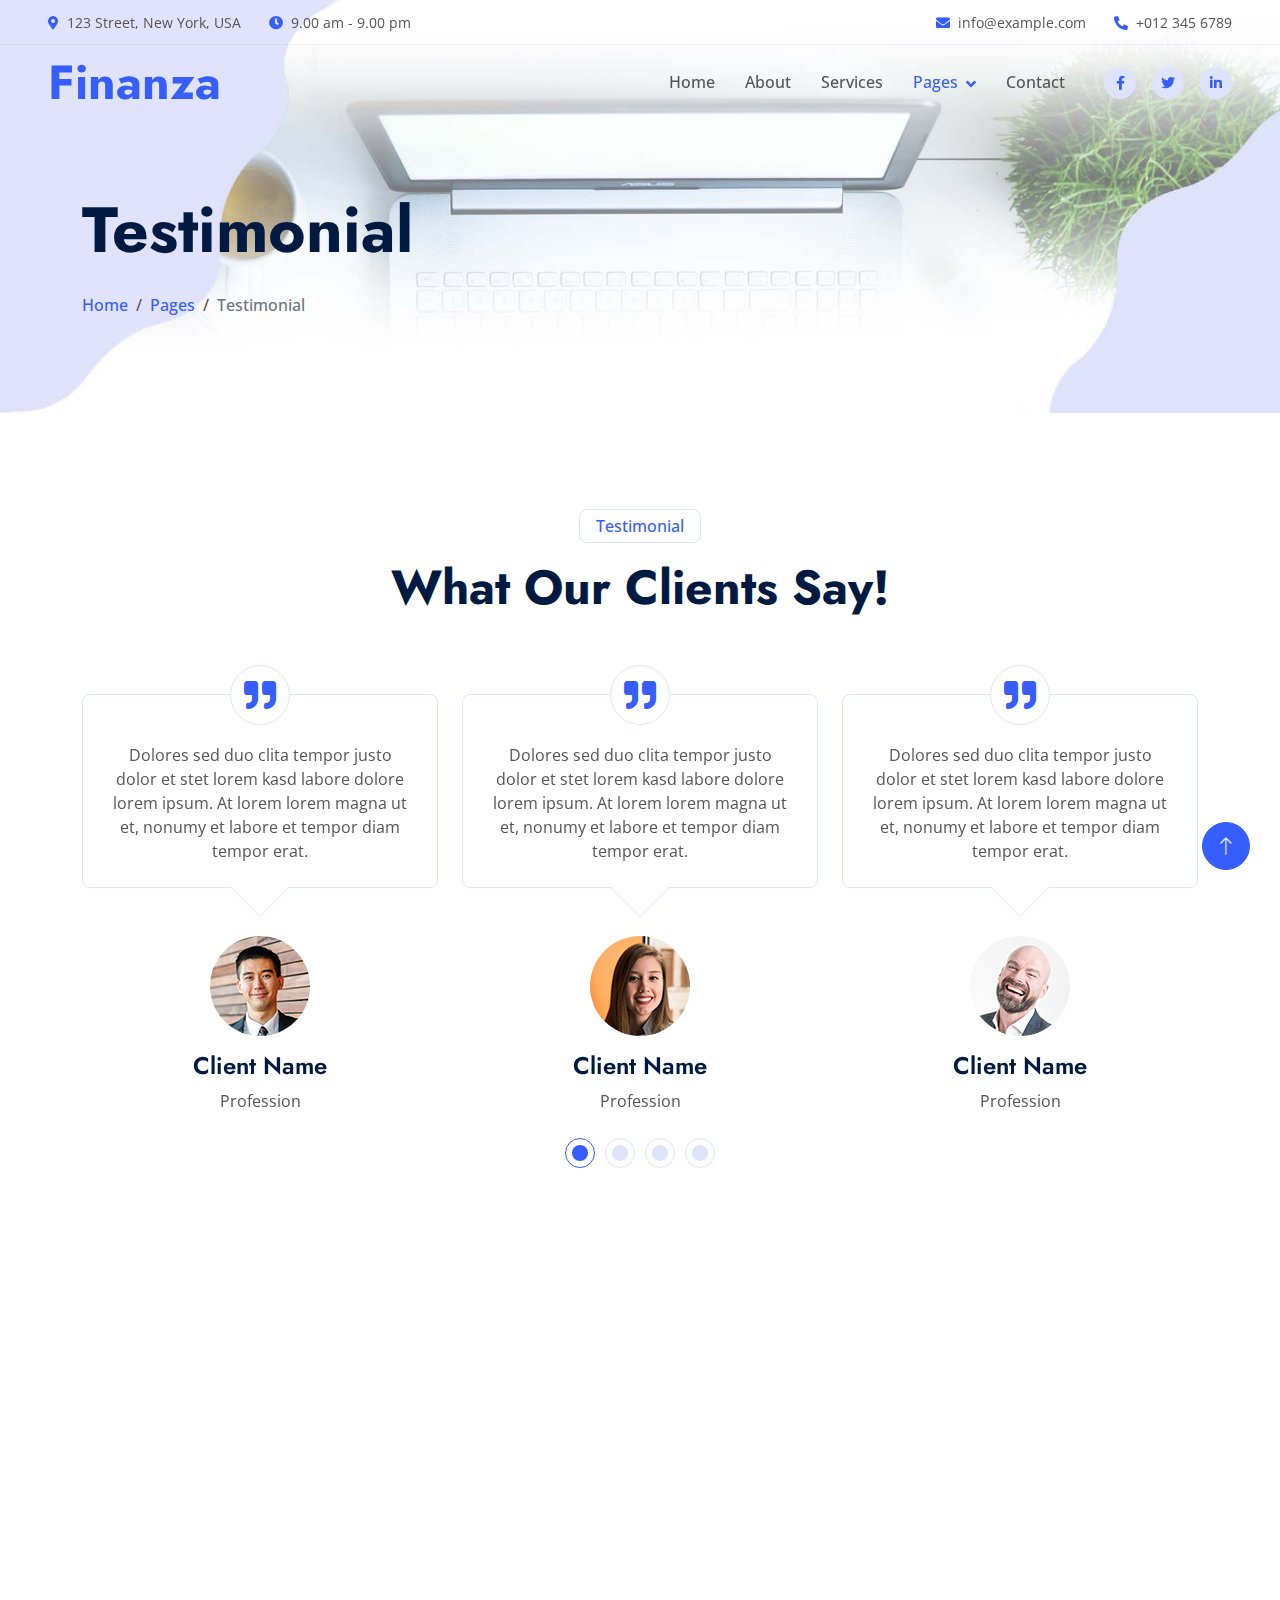
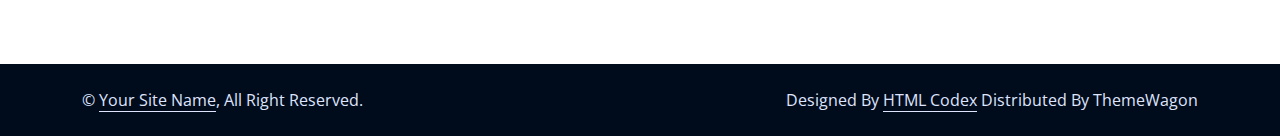
<file: testimonial.html>
<!DOCTYPE html>
<html lang="en">

<head>
    <meta charset="utf-8">
    <title>Finanza - Financial Services Website Template</title>
    <meta content="width=device-width, initial-scale=1.0" name="viewport">
    <meta content="" name="keywords">
    <meta content="" name="description">

    <!-- Favicon -->
    <link href="img/favicon.ico" rel="icon">

    <!-- Google Web Fonts -->
    <link rel="preconnect" href="https://fonts.googleapis.com">
    <link rel="preconnect" href="https://fonts.gstatic.com" crossorigin>
    <link
        href="https://fonts.googleapis.com/css2?family=Jost:wght@500;600;700&family=Open+Sans:wght@400;500&display=swap"
        rel="stylesheet">

    <!-- Icon Font Stylesheet -->
    <link href="https://cdnjs.cloudflare.com/ajax/libs/font-awesome/5.10.0/css/all.min.css" rel="stylesheet">
    <link href="https://cdn.jsdelivr.net/npm/bootstrap-icons@1.4.1/font/bootstrap-icons.css" rel="stylesheet">

    <!-- Libraries Stylesheet -->
    <link href="lib/animate/animate.min.css" rel="stylesheet">
    <link href="lib/owlcarousel/assets/owl.carousel.min.css" rel="stylesheet">

    <!-- Customized Bootstrap Stylesheet -->
    <link href="css/bootstrap.min.css" rel="stylesheet">

    <!-- Template Stylesheet -->
    <link href="css/style.css" rel="stylesheet">
</head>

<body>
    <!-- Spinner Start -->
    <div id="spinner"
        class="show bg-white position-fixed translate-middle w-100 vh-100 top-50 start-50 d-flex align-items-center justify-content-center">
        <div class="spinner-border text-primary" role="status" style="width: 3rem; height: 3rem;"></div>
    </div>
    <!-- Spinner End -->


    <!-- Navbar Start -->
    <div class="container-fluid fixed-top px-0 wow fadeIn" data-wow-delay="0.1s">
        <div class="top-bar row gx-0 align-items-center d-none d-lg-flex">
            <div class="col-lg-6 px-5 text-start">
                <small><i class="fa fa-map-marker-alt text-primary me-2"></i>123 Street, New York, USA</small>
                <small class="ms-4"><i class="fa fa-clock text-primary me-2"></i>9.00 am - 9.00 pm</small>
            </div>
            <div class="col-lg-6 px-5 text-end">
                <small><i class="fa fa-envelope text-primary me-2"></i>info@example.com</small>
                <small class="ms-4"><i class="fa fa-phone-alt text-primary me-2"></i>+012 345 6789</small>
            </div>
        </div>

        <nav class="navbar navbar-expand-lg navbar-light py-lg-0 px-lg-5 wow fadeIn" data-wow-delay="0.1s">
            <a href="index.html" class="navbar-brand ms-4 ms-lg-0">
                <h1 class="display-5 text-primary m-0">Finanza</h1>
            </a>
            <button type="button" class="navbar-toggler me-4" data-bs-toggle="collapse"
                data-bs-target="#navbarCollapse">
                <span class="navbar-toggler-icon"></span>
            </button>
            <div class="collapse navbar-collapse" id="navbarCollapse">
                <div class="navbar-nav ms-auto p-4 p-lg-0">
                    <a href="index.html" class="nav-item nav-link">Home</a>
                    <a href="about.html" class="nav-item nav-link">About</a>
                    <a href="service.html" class="nav-item nav-link">Services</a>
                    <div class="nav-item dropdown">
                        <a href="#" class="nav-link dropdown-toggle active" data-bs-toggle="dropdown">Pages</a>
                        <div class="dropdown-menu border-light m-0">
                            <a href="project.html" class="dropdown-item">Projects</a>
                            <a href="feature.html" class="dropdown-item">Features</a>
                            <a href="team.html" class="dropdown-item">Team Member</a>
                            <a href="testimonial.html" class="dropdown-item active">Testimonial</a>
                            <a href="404.html" class="dropdown-item">404 Page</a>
                        </div>
                    </div>
                    <a href="contact.html" class="nav-item nav-link">Contact</a>
                </div>
                <div class="d-none d-lg-flex ms-2">
                    <a class="btn btn-light btn-sm-square rounded-circle ms-3" href="">
                        <small class="fab fa-facebook-f text-primary"></small>
                    </a>
                    <a class="btn btn-light btn-sm-square rounded-circle ms-3" href="">
                        <small class="fab fa-twitter text-primary"></small>
                    </a>
                    <a class="btn btn-light btn-sm-square rounded-circle ms-3" href="">
                        <small class="fab fa-linkedin-in text-primary"></small>
                    </a>
                </div>
            </div>
        </nav>
    </div>
    <!-- Navbar End -->


    <!-- Page Header Start -->
    <div class="container-fluid page-header mb-5 wow fadeIn" data-wow-delay="0.1s">
        <div class="container">
            <h1 class="display-3 mb-4 animated slideInDown">Testimonial</h1>
            <nav aria-label="breadcrumb animated slideInDown">
                <ol class="breadcrumb mb-0">
                    <li class="breadcrumb-item"><a href="#">Home</a></li>
                    <li class="breadcrumb-item"><a href="#">Pages</a></li>
                    <li class="breadcrumb-item active" aria-current="page">Testimonial</li>
                </ol>
            </nav>
        </div>
    </div>
    <!-- Page Header End -->


    <!-- Testimonial Start -->
    <div class="container-xxl py-5">
        <div class="container">
            <div class="text-center mx-auto wow fadeInUp" data-wow-delay="0.1s" style="max-width: 600px;">
                <p class="d-inline-block border rounded text-primary fw-semi-bold py-1 px-3">Testimonial</p>
                <h1 class="display-5 mb-5">What Our Clients Say!</h1>
            </div>
            <div class="owl-carousel testimonial-carousel wow fadeInUp" data-wow-delay="0.3s">
                <div class="testimonial-item">
                    <div class="testimonial-text border rounded p-4 pt-5 mb-5">
                        <div class="btn-square bg-white border rounded-circle">
                            <i class="fa fa-quote-right fa-2x text-primary"></i>
                        </div>
                        Dolores sed duo clita tempor justo dolor et stet lorem kasd labore dolore lorem ipsum. At lorem
                        lorem magna ut et, nonumy et labore et tempor diam tempor erat.
                    </div>
                    <img class="rounded-circle mb-3" src="img/testimonial-1.jpg" alt="">
                    <h4>Client Name</h4>
                    <span>Profession</span>
                </div>
                <div class="testimonial-item">
                    <div class="testimonial-text border rounded p-4 pt-5 mb-5">
                        <div class="btn-square bg-white border rounded-circle">
                            <i class="fa fa-quote-right fa-2x text-primary"></i>
                        </div>
                        Dolores sed duo clita tempor justo dolor et stet lorem kasd labore dolore lorem ipsum. At lorem
                        lorem magna ut et, nonumy et labore et tempor diam tempor erat.
                    </div>
                    <img class="rounded-circle mb-3" src="img/testimonial-2.jpg" alt="">
                    <h4>Client Name</h4>
                    <span>Profession</span>
                </div>
                <div class="testimonial-item">
                    <div class="testimonial-text border rounded p-4 pt-5 mb-5">
                        <div class="btn-square bg-white border rounded-circle">
                            <i class="fa fa-quote-right fa-2x text-primary"></i>
                        </div>
                        Dolores sed duo clita tempor justo dolor et stet lorem kasd labore dolore lorem ipsum. At lorem
                        lorem magna ut et, nonumy et labore et tempor diam tempor erat.
                    </div>
                    <img class="rounded-circle mb-3" src="img/testimonial-3.jpg" alt="">
                    <h4>Client Name</h4>
                    <span>Profession</span>
                </div>
                <div class="testimonial-item">
                    <div class="testimonial-text border rounded p-4 pt-5 mb-5">
                        <div class="btn-square bg-white border rounded-circle">
                            <i class="fa fa-quote-right fa-2x text-primary"></i>
                        </div>
                        Dolores sed duo clita tempor justo dolor et stet lorem kasd labore dolore lorem ipsum. At lorem
                        lorem magna ut et, nonumy et labore et tempor diam tempor erat.
                    </div>
                    <img class="rounded-circle mb-3" src="img/testimonial-4.jpg" alt="">
                    <h4>Client Name</h4>
                    <span>Profession</span>
                </div>
            </div>
        </div>
    </div>
    <!-- Testimonial End -->


    <!-- Footer Start -->
    <div class="container-fluid bg-dark text-light footer mt-5 py-5 wow fadeIn" data-wow-delay="0.1s">
        <div class="container py-5">
            <div class="row g-5">
                <div class="col-lg-3 col-md-6">
                    <h4 class="text-white mb-4">Our Office</h4>
                    <p class="mb-2"><i class="fa fa-map-marker-alt me-3"></i>123 Street, New York, USA</p>
                    <p class="mb-2"><i class="fa fa-phone-alt me-3"></i>+012 345 67890</p>
                    <p class="mb-2"><i class="fa fa-envelope me-3"></i>info@example.com</p>
                    <div class="d-flex pt-2">
                        <a class="btn btn-square btn-outline-light rounded-circle me-2" href=""><i
                                class="fab fa-twitter"></i></a>
                        <a class="btn btn-square btn-outline-light rounded-circle me-2" href=""><i
                                class="fab fa-facebook-f"></i></a>
                        <a class="btn btn-square btn-outline-light rounded-circle me-2" href=""><i
                                class="fab fa-youtube"></i></a>
                        <a class="btn btn-square btn-outline-light rounded-circle me-2" href=""><i
                                class="fab fa-linkedin-in"></i></a>
                    </div>
                </div>
                <div class="col-lg-3 col-md-6">
                    <h4 class="text-white mb-4">Services</h4>
                    <a class="btn btn-link" href="">Financial Planning</a>
                    <a class="btn btn-link" href="">Cash Investment</a>
                    <a class="btn btn-link" href="">Financial Consultancy</a>
                    <a class="btn btn-link" href="">Business Loans</a>
                    <a class="btn btn-link" href="">Business Analysis</a>
                </div>
                <div class="col-lg-3 col-md-6">
                    <h4 class="text-white mb-4">Quick Links</h4>
                    <a class="btn btn-link" href="">About Us</a>
                    <a class="btn btn-link" href="">Contact Us</a>
                    <a class="btn btn-link" href="">Our Services</a>
                    <a class="btn btn-link" href="">Terms & Condition</a>
                    <a class="btn btn-link" href="">Support</a>
                </div>
                <div class="col-lg-3 col-md-6">
                    <h4 class="text-white mb-4">Newsletter</h4>
                    <p>Dolor amet sit justo amet elitr clita ipsum elitr est.</p>
                    <div class="position-relative w-100">
                        <input class="form-control bg-white border-0 w-100 py-3 ps-4 pe-5" type="text"
                            placeholder="Your email">
                        <button type="button"
                            class="btn btn-primary py-2 position-absolute top-0 end-0 mt-2 me-2">SignUp</button>
                    </div>
                </div>
            </div>
        </div>
    </div>
    <!-- Footer End -->


    <!-- Copyright Start -->
    <div class="container-fluid copyright py-4">
        <div class="container">
            <div class="row">
                <div class="col-md-6 text-center text-md-start mb-3 mb-md-0">
                    &copy; <a class="border-bottom" href="#">Your Site Name</a>, All Right Reserved.
                </div>
                <div class="col-md-6 text-center text-md-end">
                    <!--/*** This template is free as long as you keep the footer author’s credit link/attribution link/backlink. If you'd like to use the template without the footer author’s credit link/attribution link/backlink, you can purchase the Credit Removal License from "https://htmlcodex.com/credit-removal". Thank you for your support. ***/-->
                    Designed By <a class="border-bottom" href="https://htmlcodex.com">HTML Codex</a> Distributed By <a
                        href="https://themewagon.com">ThemeWagon</a>
                </div>
            </div>
        </div>
    </div>
    <!-- Copyright End -->


    <!-- Back to Top -->
    <a href="#" class="btn btn-lg btn-primary btn-lg-square rounded-circle back-to-top"><i
            class="bi bi-arrow-up"></i></a>


    <!-- JavaScript Libraries -->
    <script src="https://code.jquery.com/jquery-3.4.1.min.js"></script>
    <script src="https://cdn.jsdelivr.net/npm/bootstrap@5.0.0/dist/js/bootstrap.bundle.min.js"></script>
    <script src="lib/wow/wow.min.js"></script>
    <script src="lib/easing/easing.min.js"></script>
    <script src="lib/waypoints/waypoints.min.js"></script>
    <script src="lib/owlcarousel/owl.carousel.min.js"></script>
    <script src="lib/counterup/counterup.min.js"></script>

    <!-- Template Javascript -->
    <script src="js/main.js"></script>
</body>

</html>
</file>
<file: css/style.css>
/********** Template CSS **********/
:root {
    --primary: #355EFC;
    --secondary: #E93C05;
    --tertiary: #555555;
    --light: #DFE4FD;
    --dark: #011A41;
}

.back-to-top {
    position: fixed;
    display: none;
    right: 30px;
    bottom: 30px;
    z-index: 99;
}

h1,
.h1,
h2,
.h2,
.fw-bold {
    font-weight: 700 !important;
}

h3,
.h3,
h4,
.h4,
.fw-medium {
    font-weight: 600 !important;
}

h5,
.h5,
h6,
.h6,
.fw-semi-bold {
    font-weight: 500 !important;
}


/*** Spinner ***/
#spinner {
    opacity: 0;
    visibility: hidden;
    transition: opacity .5s ease-out, visibility 0s linear .5s;
    z-index: 99999;
}

#spinner.show {
    transition: opacity .5s ease-out, visibility 0s linear 0s;
    visibility: visible;
    opacity: 1;
}


/*** Button ***/
.btn {
    transition: .5s;
    font-weight: 500;
}

.btn-primary,
.btn-outline-primary:hover {
    color: var(--light);
}

.btn-square {
    width: 38px;
    height: 38px;
}

.btn-sm-square {
    width: 32px;
    height: 32px;
}

.btn-lg-square {
    width: 48px;
    height: 48px;
}

.btn-square,
.btn-sm-square,
.btn-lg-square {
    padding: 0;
    display: flex;
    align-items: center;
    justify-content: center;
    font-weight: normal;
}


/*** Navbar ***/
.fixed-top {
    transition: .5s;
}

.top-bar {
    height: 45px;
    border-bottom: 1px solid rgba(53, 94, 252, .07);
}

.navbar .dropdown-toggle::after {
    border: none;
    content: "\f107";
    font-family: "Font Awesome 5 Free";
    font-weight: 900;
    vertical-align: middle;
    margin-left: 8px;
}

.navbar .navbar-nav .nav-link {
    padding: 25px 15px;
    color: var(--tertiary);
    font-weight: 500;
    outline: none;
}

.navbar .navbar-nav .nav-link:hover,
.navbar .navbar-nav .nav-link.active {
    color: var(--primary);
}

@media (max-width: 991.98px) {
    .navbar .navbar-nav {
        margin-top: 10px;
        border-top: 1px solid rgba(0, 0, 0, .07);
        background: #FFFFFF;
    }

    .navbar .navbar-nav .nav-link {
        padding: 10px 0;
    }
}

@media (min-width: 992px) {
    .navbar .nav-item .dropdown-menu {
        display: block;
        visibility: hidden;
        top: 100%;
        transform: rotateX(-75deg);
        transform-origin: 0% 0%;
        transition: .5s;
        opacity: 0;
    }

    .navbar .nav-item:hover .dropdown-menu {
        transform: rotateX(0deg);
        visibility: visible;
        transition: .5s;
        opacity: 1;
    }
}


/*** Header ***/
.carousel-caption {
    top: 0;
    left: 0;
    right: 0;
    bottom: 0;
    display: flex;
    align-items: center;
    justify-content: center;
    text-align: start;
    z-index: 1;
}

.carousel-control-prev,
.carousel-control-next {
    width: 3rem;
}

.carousel-control-prev-icon,
.carousel-control-next-icon {
    width: 3rem;
    height: 3rem;
    background-color: var(--primary);
    border: 10px solid var(--primary);
}

.carousel-control-prev-icon {
    border-radius: 0 3rem 3rem 0;
}

.carousel-control-next-icon {
    border-radius: 3rem 0 0 3rem;
}

@media (max-width: 768px) {
    #header-carousel .carousel-item {
        position: relative;
        min-height: 450px;
    }
    
    #header-carousel .carousel-item img {
        position: absolute;
        width: 100%;
        height: 100%;
        object-fit: cover;
    }
}

.page-header {
    padding-top: 12rem;
    padding-bottom: 6rem;
    background: url(../img/header.jpg) top left no-repeat;
    background-size: cover;
}

.page-header .breadcrumb-item,
.page-header .breadcrumb-item a {
    font-weight: 500;
}

.page-header .breadcrumb-item+.breadcrumb-item::before {
    color: var(--tertiary);
}


/*** Facts ***/
.facts {
    background: linear-gradient(rgba(53, 94, 252, .95), rgba(53, 94, 252, .95)), url(../img/bg.png);
}


/*** Callback ***/
.callback {
    position: relative;
}

.callback::before {
    position: absolute;
    content: "";
    width: 100%;
    height: 50%;
    top: 0;
    left: 0;
    background: linear-gradient(rgba(53, 94, 252, .95), rgba(53, 94, 252, .95)), url(../img/bg.png);
    z-index: -1;
}


/*** Feature ***/
.feature .feature-box,
.feature .feature-box * {
    transition: .5s;
}

.feature .feature-box:hover {
    background: var(--primary);
    border-color: var(--primary) !important;
}

.feature .feature-box:hover * {
    color: #FFFFFF !important;
}


/*** Service ***/
.service .nav .nav-link {
    transition: .5s;
}

.service .nav .nav-link.active {
    border-color: var(--primary) !important;
    background: var(--primary);
}

.service .nav .nav-link.active h5 {
    color: #FFFFFF !important;
}

.service .nav .nav-link.active h5 i {
    color: #FFFFFF !important;
}


/*** Project ***/
.project-item,
.project-item .project-img {
    position: relative;
}

.project-item .project-img a {
    position: absolute;
    width: 100%;
    height: 100%;
    top: 0;
    left: 0;
    background: rgba(255, 255, 255, .5);
    display: flex;
    align-items: center;
    justify-content: center;
    border-radius: 8px;
    opacity: 0;
    transition: .5s;
}

.project-item:hover .project-img a {
    opacity: 1;
}

.project-item .project-title {
    position: absolute;
    top: 3rem;
    right: 0;
    bottom: 0;
    left: 3rem;
    border: 1px solid var(--light);
    border-radius: 8px;
    display: flex;
    align-items: flex-end;
    padding: 18px;
    z-index: -1;
    transition: .5s;
}

.project-item:hover .project-title {
    background: var(--primary);
    border-color: var(--primary);
}

.project-item .project-title h4 {
    transition: .5s;
}

.project-item:hover .project-title h4 {
    color: #FFFFFF;
}

.project-carousel .owl-nav {
    margin-top: 25px;
    display: flex;
    justify-content: center;
}

.project-carousel .owl-nav .owl-prev,
.project-carousel .owl-nav .owl-next {
    margin: 0 12px;
    width: 45px;
    height: 45px;
    display: flex;
    align-items: center;
    justify-content: center;
    color: var(--primary);
    background: var(--light);
    border-radius: 45px;
    font-size: 22px;
    transition: .5s;
}

.project-carousel .owl-nav .owl-prev:hover,
.project-carousel .owl-nav .owl-next:hover {
    background: var(--primary);
    color: var(--light);
}


/*** Team ***/
.team-item {
    position: relative;
    padding: 4rem 0;
}

.team-item img {
    position: relative;
    z-index: 2;
}

.team-item .team-text {
    position: absolute;
    top: 0;
    right: 3rem;
    bottom: 0;
    left: 3rem;
    padding: 15px;
    border: 1px solid var(--light);
    border-radius: 8px;
    display: flex;
    flex-direction: column;
    align-items: center;
    justify-content: space-between;
    transition: .5s;
    z-index: 1;
}

.team-item:hover .team-text {
    background: var(--primary);
    border-color: var(--primary);
}

.team-item .team-text h4 {
    transition: .5s;
}

.team-item:hover .team-text h4 {
    color: #FFFFFF;
}

.team-item .team-social .btn {
    background: var(--light);
    color: var(--primary);
}

.team-item:hover .team-social .btn {
    background: #FFFFFF;
}

.team-item .team-social .btn:hover {
    background: var(--primary);
    color: var(--light);
}


/*** Testimonial ***/
.testimonial-item {
    position: relative;
    text-align: center;
    padding-top: 30px;
}

.testimonial-item .testimonial-text {
    position: relative;
    text-align: center;
}

.testimonial-item .testimonial-text .btn-square {
    position: absolute;
    width: 60px;
    height: 60px;
    top: -30px;
    left: 50%;
    transform: translateX(-50%);
}

.testimonial-item .testimonial-text::before {
    position: absolute;
    content: "";
    bottom: -60px;
    left: 50%;
    transform: translateX(-50%);
    border: 30px solid;
    border-color: var(--light) transparent transparent transparent;
}

.testimonial-item .testimonial-text::after {
    position: absolute;
    content: "";
    bottom: -59px;
    left: 50%;
    transform: translateX(-50%);
    border: 30px solid;
    border-color: #FFFFFF transparent transparent transparent;
}

.testimonial-carousel .owl-item img {
    margin: 0 auto;
    width: 100px;
    height: 100px;
}

.testimonial-carousel .owl-dots {
    margin-top: 25px;
    display: flex;
    align-items: flex-end;
    justify-content: center;
}

.testimonial-carousel .owl-dot {
    position: relative;
    display: inline-block;
    margin: 0 5px;
    width: 30px;
    height: 30px;
    border: 1px solid var(--light);
    border-radius: 30px;
    transition: .5s;
}

.testimonial-carousel .owl-dot::after {
    position: absolute;
    content: "";
    width: 16px;
    height: 16px;
    top: 6px;
    left: 6px;
    border-radius: 16px;
    background: var(--light);
    transition: .5s;
}

.testimonial-carousel .owl-dot.active {
    border-color: var(--primary);
}

.testimonial-carousel .owl-dot.active::after {
    background: var(--primary);
}


/*** Footer ***/
.footer .btn.btn-link {
    display: block;
    margin-bottom: 5px;
    padding: 0;
    text-align: left;
    color: var(--light);
    font-weight: normal;
    text-transform: capitalize;
    transition: .3s;
}

.footer .btn.btn-link::before {
    position: relative;
    content: "\f105";
    font-family: "Font Awesome 5 Free";
    font-weight: 900;
    margin-right: 10px;
}

.footer .btn.btn-link:hover {
    color: var(--primary);
    letter-spacing: 1px;
    box-shadow: none;
}

.copyright {
    color: var(--light);
    background: #000B1C;
}

.copyright a {
    color: var(--light);
}

.copyright a:hover {
    color: var(--primary);
}
</file>
